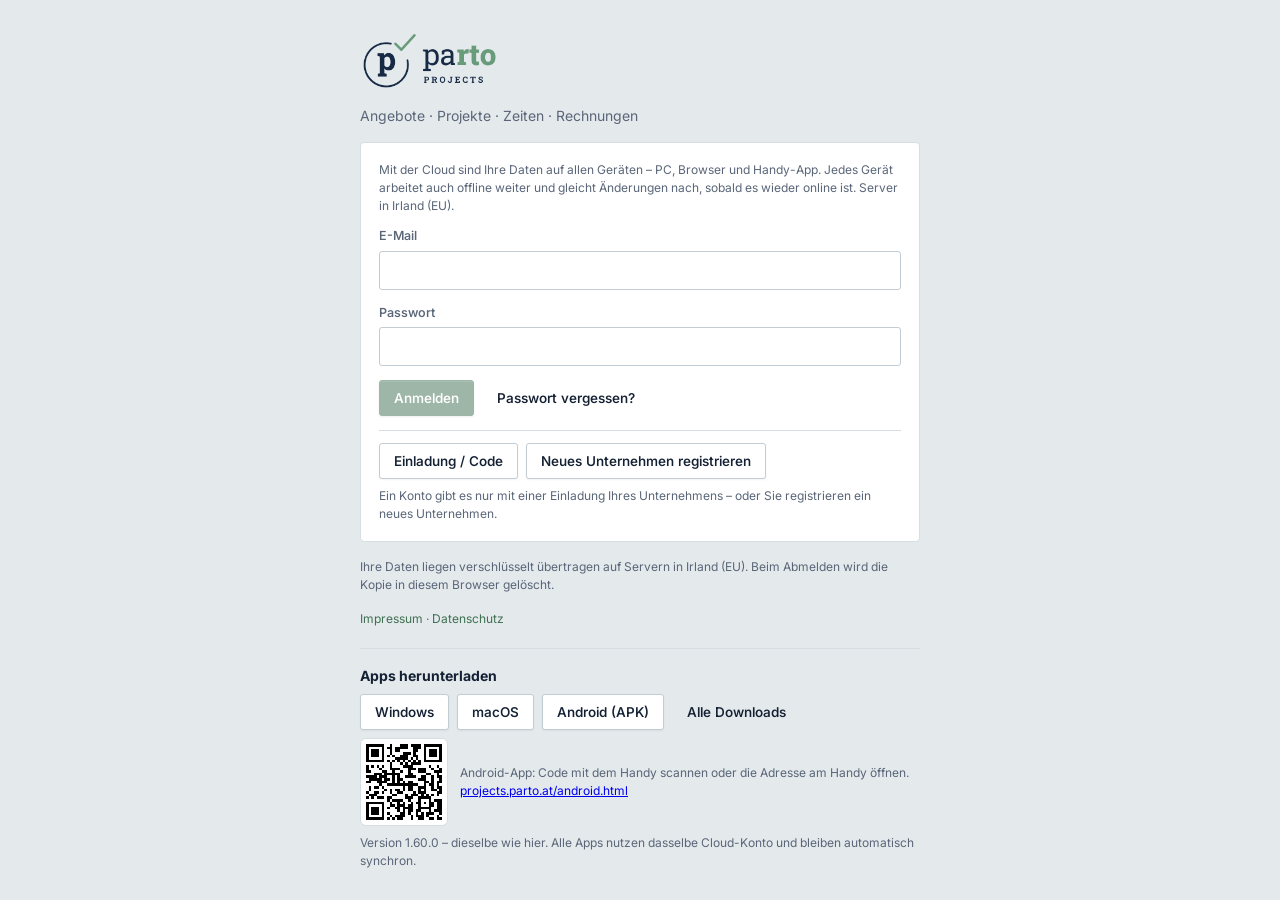
<file: index.html>
<!doctype html>
<html lang="de">
  <head>
    <meta charset="UTF-8" />
    <meta name="viewport" content="width=device-width, initial-scale=1.0, viewport-fit=cover" />
    <title>Parto Projects</title>
    <link rel="manifest" href="/manifest.webmanifest" />
    <link rel="icon" href="/favicon.svg" type="image/svg+xml" />
    <link rel="icon" href="/favicon-32.png" sizes="32x32" type="image/png" />
    <link rel="apple-touch-icon" href="/apple-touch-icon.png" />
    <meta name="theme-color" content="#162945" />
    <!-- The loading sign (src/ui/DiaryLoader.tsx). Kept here so it shows before the script bundle and styles.css arrive. -->
    <style>
      .diary-loader { display: flex; flex-direction: column; align-items: center; gap: 10px; padding: 12px 0; color: var(--ink-2, #5B6764); font: 500 13.5px/1.4 "Inter Variable", "Inter", "Segoe UI", system-ui, sans-serif; }
      .diary-loader svg { width: 112px; height: auto; overflow: visible; }
      .diary-loader.lg svg { width: 168px; }
      .diary-loader.lg { gap: 14px; font-size: 14.5px; }
      .diary-loader .dl-ink { fill: none; stroke: var(--accent, #3E7052); stroke-width: 1.7; stroke-linecap: round; stroke-linejoin: round; stroke-dasharray: 100 102; stroke-dashoffset: 100; }
      .diary-loader .dl-ink1 { animation: dl-ink1 2.6s linear infinite; }
      .diary-loader .dl-ink2 { animation: dl-ink2 2.6s linear infinite; }
      .diary-loader .dl-pen { animation: dl-pen 2.6s linear infinite; }
      .diary-loader .dl-pen-hand { animation: dl-hand .26s ease-in-out infinite alternate; }
      .diary-loader .dl-nib { fill: var(--ink, #101917); }
      .diary-loader .dl-barrel { fill: var(--ink, #101917); }
      .diary-loader .dl-band { fill: #679B7A; }
      @keyframes dl-ink1 { 0% { stroke-dashoffset: 100; opacity: 1; } 40% { stroke-dashoffset: 0; } 88% { opacity: 1; } 97%, 100% { stroke-dashoffset: 0; opacity: 0; } }
      @keyframes dl-ink2 { 0%, 47% { stroke-dashoffset: 100; opacity: 1; } 80% { stroke-dashoffset: 0; } 88% { opacity: 1; } 97%, 100% { stroke-dashoffset: 0; opacity: 0; } }
      @keyframes dl-pen {
        0% { transform: translate(28px, 28px); } 40% { transform: translate(96px, 27px); }
        43% { transform: translate(62px, 22px); } 47% { transform: translate(28px, 44px); }
        80% { transform: translate(71px, 44px); } 88% { transform: translate(84px, 34px); }
        100% { transform: translate(28px, 28px); }
      }
      @keyframes dl-hand { from { transform: translateY(-1.2px); } to { transform: translateY(1.2px); } }
      @media (prefers-reduced-motion: reduce) {
        .diary-loader .dl-ink1, .diary-loader .dl-ink2, .diary-loader .dl-pen-hand { animation: none; stroke-dashoffset: 0; }
        .diary-loader .dl-pen { animation: none; transform: translate(71px, 44px); }
        .diary-loader svg { animation: dl-breathe 1.6s ease-in-out infinite alternate; }
        @keyframes dl-breathe { from { opacity: .45; } to { opacity: 1; } }
      }
      #root > .boot { min-height: 100vh; display: grid; place-items: center; background: #F4F6F5; }
      @media (prefers-color-scheme: dark) { #root > .boot { background: #0D1312; } #root > .boot .dl-ink { stroke: #8DBF9E; } #root > .boot .dl-nib, #root > .boot .dl-barrel { fill: #E8EFED; } }
    </style>
    <script type="module" crossorigin src="/assets/index-edsxT56r.js"></script>
    <link rel="stylesheet" crossorigin href="/assets/index-DOCVbhex.css">
  </head>
  <body>
    <!-- Static copy of <DiaryLoader size="lg" /> while the scripts load; React replaces it. -->
    <div id="root"><div class="boot"><div class="diary-loader lg" role="status"><svg viewBox="20 -8 104 64" aria-hidden="true"><path class="dl-ink dl-ink1" pathLength="100" d="M28 28c4-8 8-8 8 0s4 6 8-2c3-6 7-6 6 2c-1 5 5 4 8-3c2-5 6-5 6 1c0 5 6 5 9-1c2-4 6-4 7 2c1 4 5 3 8-1s5 3 8-1" /><path class="dl-ink dl-ink2" pathLength="100" d="M28 44c3-7 7-7 7 0s5 5 8-2c2-5 6-5 6 1c0 5 5 5 8 0c2-4 6-4 6 1s4 4 7 0" /><g class="dl-pen"><g class="dl-pen-hand"><path class="dl-nib" d="M0 0L2.5-6L6.5-4Z" /><path class="dl-barrel" d="M2.5-6L17-33L21-31L6.5-4Z" /><path class="dl-band" d="M14.3-28L16.4-32L20.4-30L18.3-26Z" /></g></g></svg></div></div></div>
  </body>
</html>
</file>
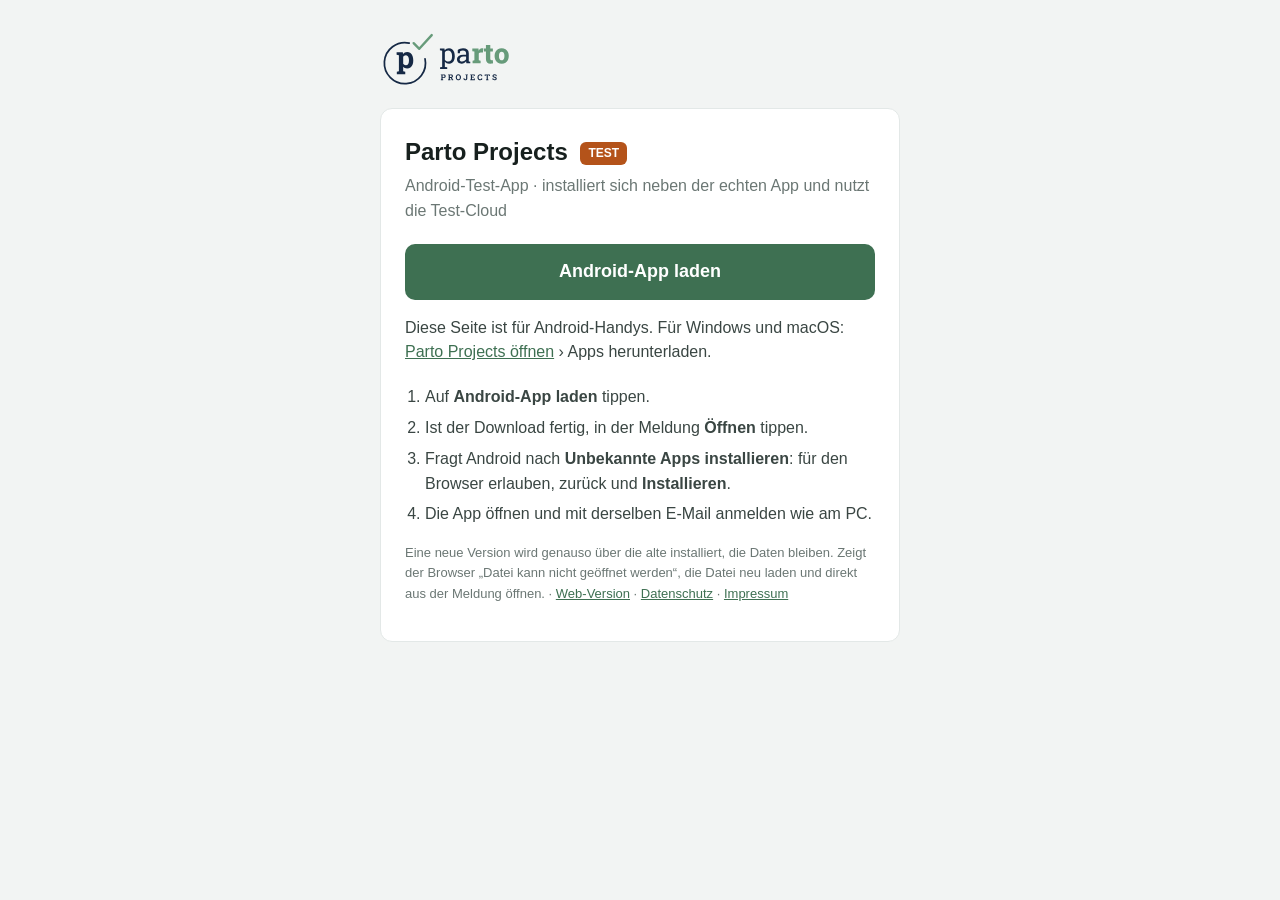
<file: android.html>
<!doctype html>
<html lang="de">
<head>
<meta charset="utf-8">
<meta name="viewport" content="width=device-width,initial-scale=1">
<title>Android-App – Parto Projects</title>
<link rel="icon" href="favicon.svg">
<!-- Short link for phones (projects.parto.at/android.html, test-projects.parto.at/android.html): the web app's own download
     block offers several installers; this page only offers the APK that fits the host (test or production). -->
<style>
  :root { --ink: #17201E; --text: #3A4643; --muted: #6B7774; --line: #E3E8E7; --accent: #3E7052; --page: #F2F4F3; --card: #fff; }
  @media (prefers-color-scheme: dark) { :root { --ink: #EEF2F1; --text: #C9D2D0; --muted: #93A09D; --line: #2A3331; --accent: #8DBF9E; --page: #111716; --card: #182120; } }
  body { margin: 0; background: var(--page); color: var(--text); font: 16px/1.55 Inter, -apple-system, 'Segoe UI', Roboto, sans-serif; }
  main { max-width: 520px; margin: 0 auto; padding: 32px 16px 64px; }
  .card { background: var(--card); border: 1px solid var(--line); border-radius: 12px; padding: 24px; }
  h1 { color: var(--ink); font-size: 24px; margin: 0 0 4px; } .sub { color: var(--muted); margin: 0 0 20px; }
  .btn { display: block; text-align: center; background: var(--accent); color: #fff; text-decoration: none; font-weight: 600;
         font-size: 18px; padding: 14px 16px; border-radius: 10px; }
  .test { display: none; background: #B4531A; color: #fff; font-size: 12px; font-weight: 700; padding: 2px 8px; border-radius: 6px; margin-left: 6px; vertical-align: middle; }
  ol { padding-left: 20px; margin: 20px 0 0; } li { margin: 6px 0; } a { color: var(--accent); }
  .foot { color: var(--muted); font-size: 13px; margin-top: 16px; } .other { display: none; }
  .brand { display: block; margin: 0 0 20px; } .brand img { height: 56px; width: auto; display: block; }
</style>
</head>
<body><main>
<a class="brand" href="./"><picture><source srcset="logo-dark.svg" media="(prefers-color-scheme: dark)"><img src="logo.svg" alt="Parto Projects" height="56"></picture></a>
<div class="card">
  <h1>Parto Projects <span class="test" id="test">TEST</span></h1>
  <p class="sub" id="sub">Android-App · Zeiterfassung am Handy</p>
  <a class="btn" id="dl" href="https://github.com/LetzManuel/professional-diary-releases/releases/download/android/PartoProjects.apk">Android-App laden</a>
  <p class="other" id="other">Diese Seite ist für Android-Handys. Für Windows und macOS: <a href="./">Parto Projects öffnen</a> › Apps herunterladen.</p>
  <ol>
    <li>Auf <b>Android-App laden</b> tippen.</li>
    <li>Ist der Download fertig, in der Meldung <b>Öffnen</b> tippen.</li>
    <li>Fragt Android nach <b>Unbekannte Apps installieren</b>: für den Browser erlauben, zurück und <b>Installieren</b>.</li>
    <li>Die App öffnen und mit derselben E-Mail anmelden wie am PC.</li>
  </ol>
  <p class="foot">Eine neue Version wird genauso über die alte installiert, die Daten bleiben. Zeigt der Browser „Datei kann nicht geöffnet werden“, die Datei neu laden und direkt aus der Meldung öffnen. ·
    <a href="./">Web-Version</a> · <a href="privacy.html">Datenschutz</a> · <a href="impressum.html">Impressum</a></p>
</div>
</main>
<script>
  // Same page in both web builds: the test site hands out the test app (installs next to the real one, test cloud).
  if (/^test-|localhost|127\.0\.0\.1/.test(location.hostname)) {
    document.getElementById('dl').href = 'https://github.com/LetzManuel/professional-diary-test/releases/download/android/PartoTest.apk';
    document.getElementById('test').style.display = 'inline-block';
    document.getElementById('sub').textContent = 'Android-Test-App · installiert sich neben der echten App und nutzt die Test-Cloud';
    document.title = 'Android-Test-App – Parto Projects';
  }
  if (!/Android/i.test(navigator.userAgent)) document.getElementById('other').style.display = 'block';
</script>
</body>
</html>
</file>
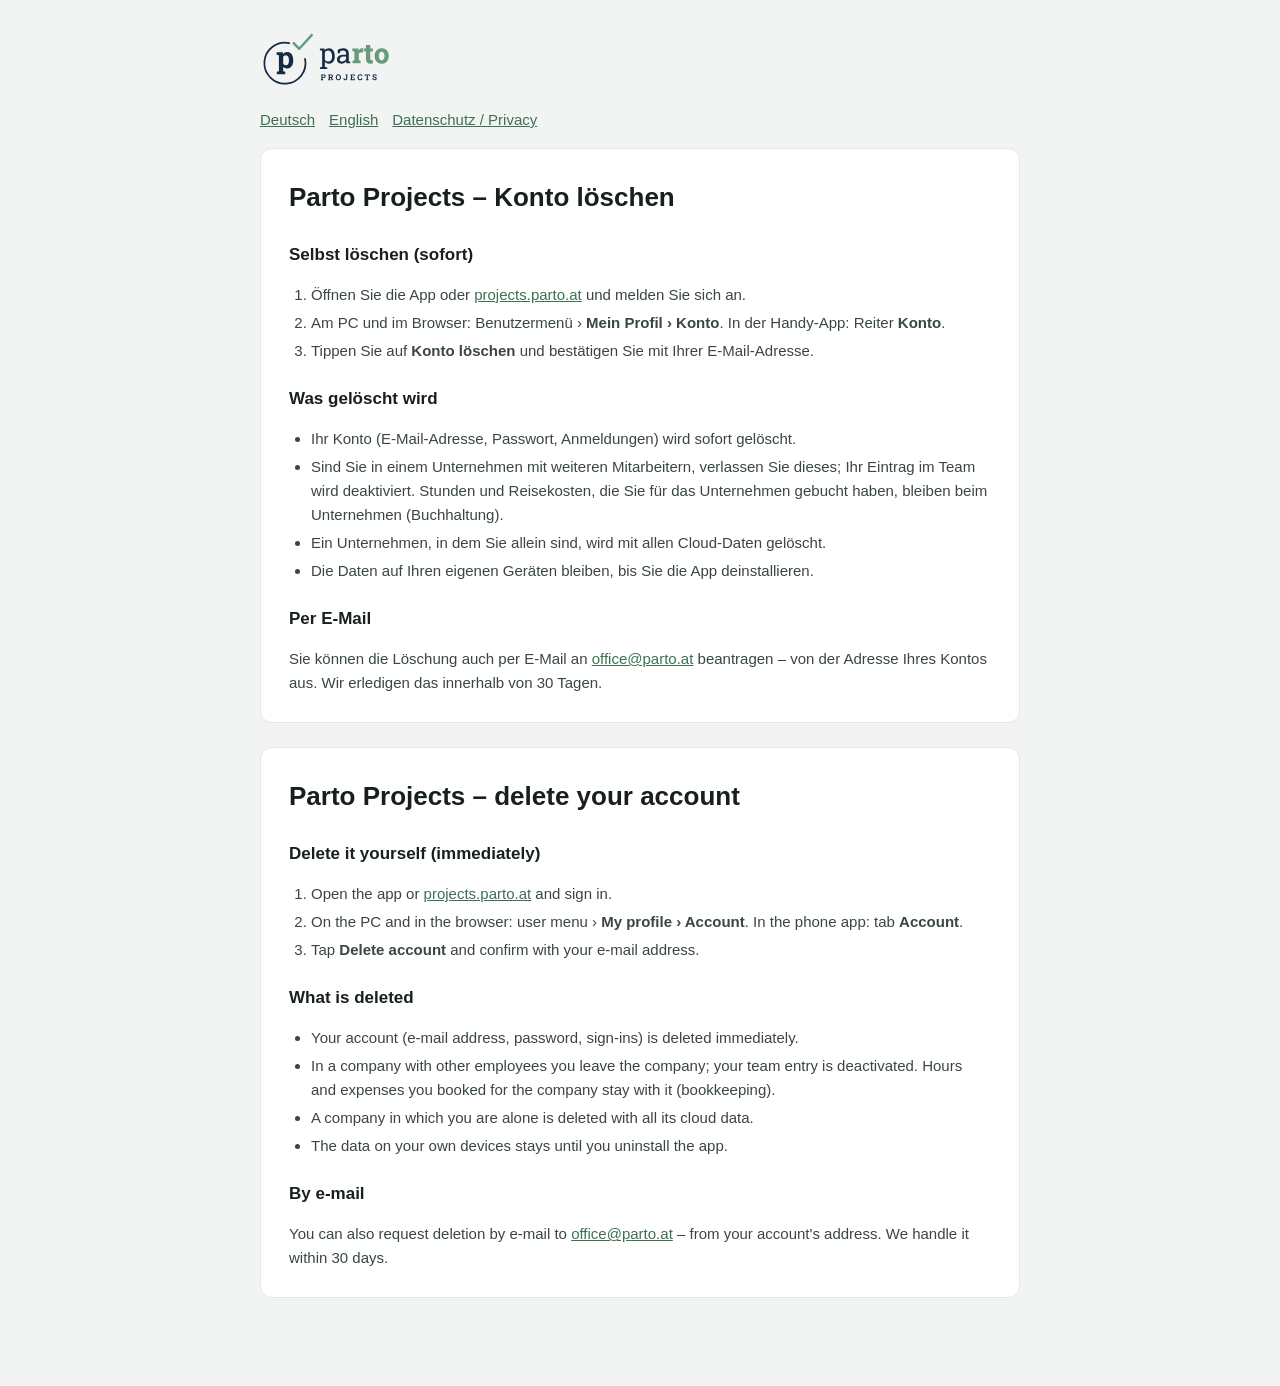
<file: delete-account.html>
<!doctype html>
<html lang="de">
<head>
<meta charset="utf-8">
<meta name="viewport" content="width=device-width,initial-scale=1">
<title>Konto löschen – Parto Projects</title>
<link rel="icon" href="favicon.svg">
<style>
  :root { --ink: #17201E; --text: #3A4643; --muted: #6B7774; --line: #E3E8E7; --accent: #3E7052; --page: #F2F4F3; --card: #fff; }
  @media (prefers-color-scheme: dark) { :root { --ink: #EEF2F1; --text: #C9D2D0; --muted: #93A09D; --line: #2A3331; --accent: #8DBF9E; --page: #111716; --card: #182120; } }
  body { margin: 0; background: var(--page); color: var(--text); font: 15px/1.6 Inter, -apple-system, 'Segoe UI', Roboto, sans-serif; }
  main { max-width: 760px; margin: 0 auto; padding: 32px 16px 64px; }
  .card { background: var(--card); border: 1px solid var(--line); border-radius: 12px; padding: 28px 28px 12px; margin-bottom: 24px; }
  h1 { color: var(--ink); font-size: 26px; margin: 0 0 12px; } h2 { color: var(--ink); font-size: 17px; margin: 22px 0 6px; }
  a { color: var(--accent); } nav { margin-bottom: 16px; } nav a { margin-right: 14px; } ol, ul { padding-left: 22px; } li { margin: 4px 0; }
  .brand { display: block; margin: 0 0 20px; } .brand img { height: 56px; width: auto; display: block; }
</style>
</head>
<body><main>
<a class="brand" href="./"><picture><source srcset="logo-dark.svg" media="(prefers-color-scheme: dark)"><img src="logo.svg" alt="Parto Projects" height="56"></picture></a>
<nav><a href="#de">Deutsch</a><a href="#en">English</a><a href="privacy.html">Datenschutz / Privacy</a></nav>

<div class="card" id="de">
<h1>Parto Projects – Konto löschen</h1>
<h2>Selbst löschen (sofort)</h2>
<ol>
  <li>Öffnen Sie die App oder <a href="./">projects.parto.at</a> und melden Sie sich an.</li>
  <li>Am PC und im Browser: Benutzermenü › <b>Mein Profil › Konto</b>. In der Handy-App: Reiter <b>Konto</b>.</li>
  <li>Tippen Sie auf <b>Konto löschen</b> und bestätigen Sie mit Ihrer E-Mail-Adresse.</li>
</ol>
<h2>Was gelöscht wird</h2>
<ul>
  <li>Ihr Konto (E-Mail-Adresse, Passwort, Anmeldungen) wird sofort gelöscht.</li>
  <li>Sind Sie in einem Unternehmen mit weiteren Mitarbeitern, verlassen Sie dieses; Ihr Eintrag im Team wird deaktiviert. Stunden und Reisekosten, die Sie für das Unternehmen gebucht haben, bleiben beim Unternehmen (Buchhaltung).</li>
  <li>Ein Unternehmen, in dem Sie allein sind, wird mit allen Cloud-Daten gelöscht.</li>
  <li>Die Daten auf Ihren eigenen Geräten bleiben, bis Sie die App deinstallieren.</li>
</ul>
<h2>Per E-Mail</h2>
<p>Sie können die Löschung auch per E-Mail an <a href="mailto:office@parto.at">office@parto.at</a> beantragen – von der Adresse Ihres Kontos aus. Wir erledigen das innerhalb von 30 Tagen.</p>
</div>

<div class="card" id="en">
<h1>Parto Projects – delete your account</h1>
<h2>Delete it yourself (immediately)</h2>
<ol>
  <li>Open the app or <a href="./">projects.parto.at</a> and sign in.</li>
  <li>On the PC and in the browser: user menu › <b>My profile › Account</b>. In the phone app: tab <b>Account</b>.</li>
  <li>Tap <b>Delete account</b> and confirm with your e-mail address.</li>
</ol>
<h2>What is deleted</h2>
<ul>
  <li>Your account (e-mail address, password, sign-ins) is deleted immediately.</li>
  <li>In a company with other employees you leave the company; your team entry is deactivated. Hours and expenses you booked for the company stay with it (bookkeeping).</li>
  <li>A company in which you are alone is deleted with all its cloud data.</li>
  <li>The data on your own devices stays until you uninstall the app.</li>
</ul>
<h2>By e-mail</h2>
<p>You can also request deletion by e-mail to <a href="mailto:office@parto.at">office@parto.at</a> – from your account's address. We handle it within 30 days.</p>
</div>
</main></body>
</html>
</file>
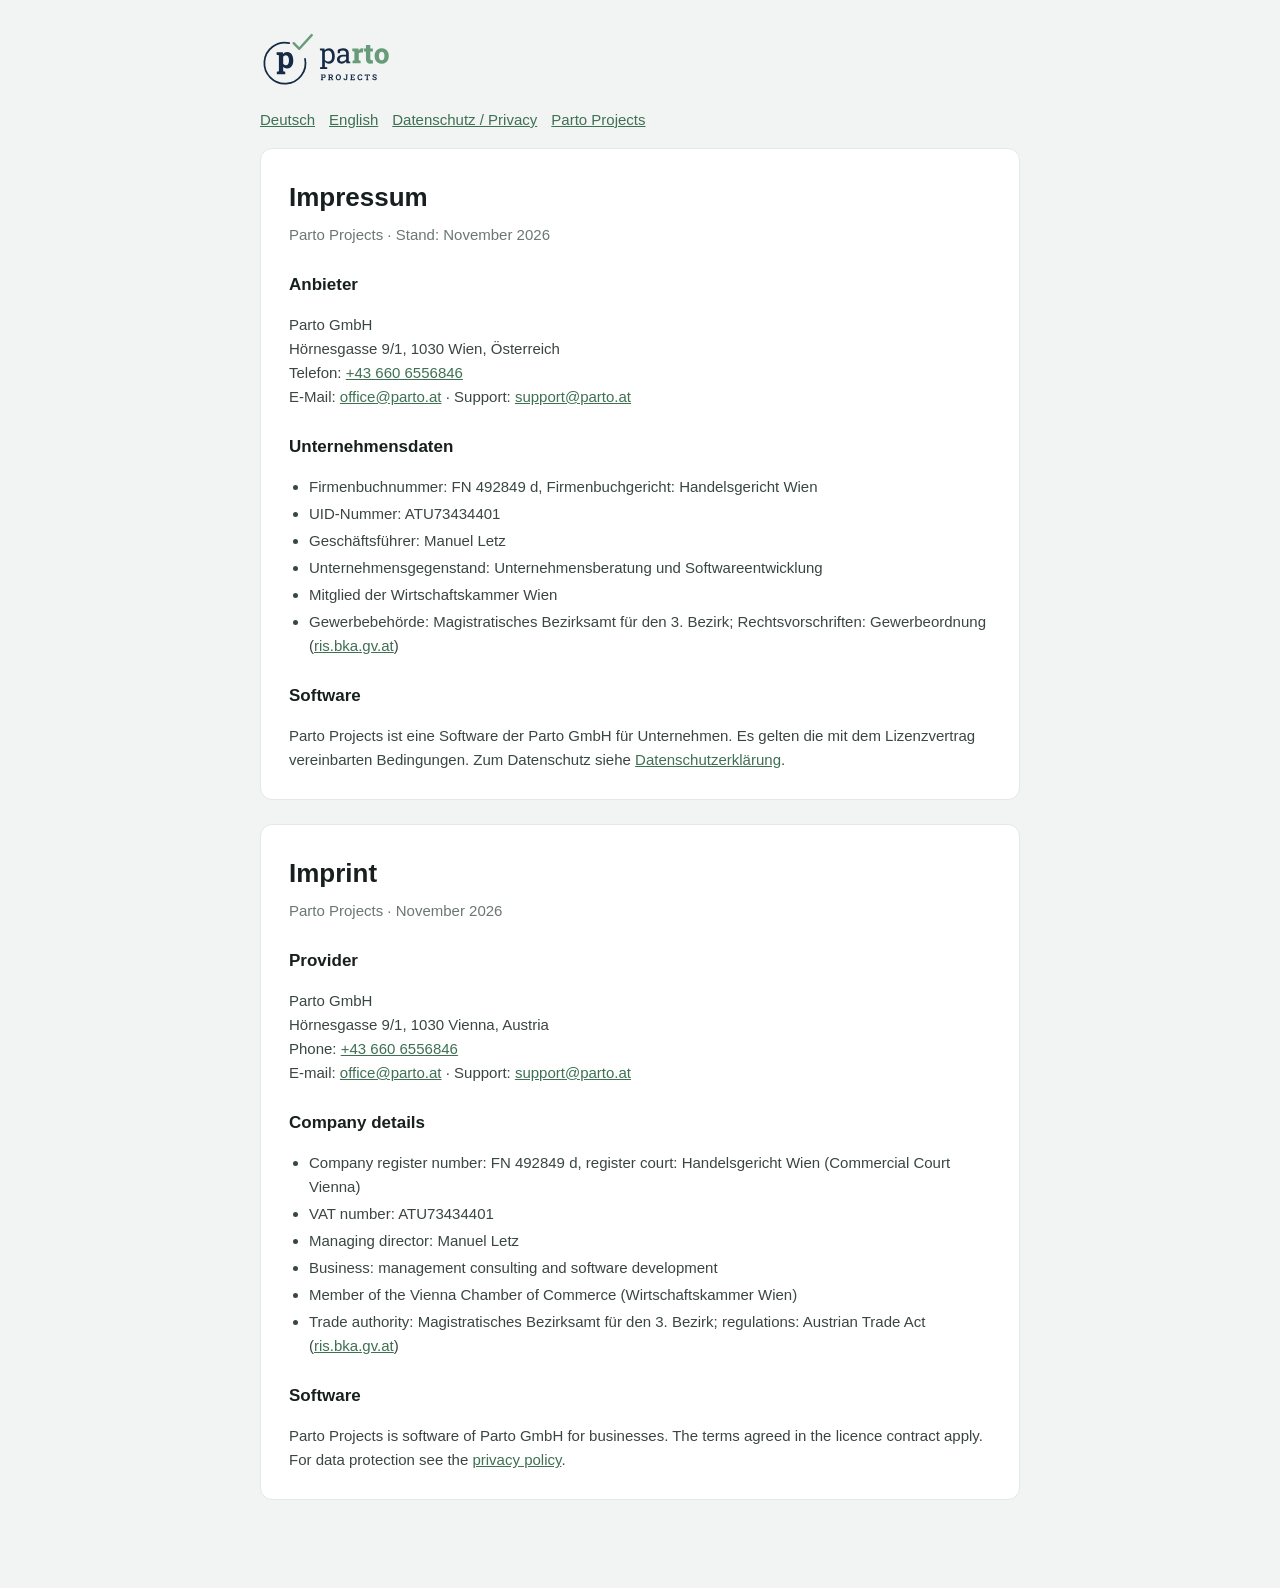
<file: impressum.html>
<!doctype html>
<html lang="de">
<head>
<meta charset="utf-8">
<meta name="viewport" content="width=device-width,initial-scale=1">
<title>Impressum – Parto Projects</title>
<link rel="icon" href="favicon.svg">
<style>
  :root { --ink: #17201E; --text: #3A4643; --muted: #6B7774; --line: #E3E8E7; --accent: #3E7052; --page: #F2F4F3; --card: #fff; }
  @media (prefers-color-scheme: dark) { :root { --ink: #EEF2F1; --text: #C9D2D0; --muted: #93A09D; --line: #2A3331; --accent: #8DBF9E; --page: #111716; --card: #182120; } }
  body { margin: 0; background: var(--page); color: var(--text); font: 15px/1.6 Inter, -apple-system, 'Segoe UI', Roboto, sans-serif; }
  main { max-width: 760px; margin: 0 auto; padding: 32px 16px 64px; }
  .card { background: var(--card); border: 1px solid var(--line); border-radius: 12px; padding: 28px 28px 12px; margin-bottom: 24px; }
  h1 { color: var(--ink); font-size: 26px; margin: 0 0 4px; } h2 { color: var(--ink); font-size: 17px; margin: 24px 0 6px; }
  .sub { color: var(--muted); margin: 0 0 8px; } a { color: var(--accent); } nav { margin-bottom: 16px; } nav a { margin-right: 14px; }
  ul { padding-left: 20px; } li { margin: 3px 0; }
  .brand { display: block; margin: 0 0 20px; } .brand img { height: 56px; width: auto; display: block; }
</style>
</head>
<body><main>
<a class="brand" href="./"><picture><source srcset="logo-dark.svg" media="(prefers-color-scheme: dark)"><img src="logo.svg" alt="Parto Projects" height="56"></picture></a>
<nav><a href="#de">Deutsch</a><a href="#en">English</a><a href="privacy.html">Datenschutz / Privacy</a><a href="./">Parto Projects</a></nav>

<!-- Information under § 5 ECG, § 14 UGB and § 25 MedienG. Register data as on parto.at/impressum (Manuel, 22 Nov 2026). -->
<div class="card" id="de">
<h1>Impressum</h1>
<p class="sub">Parto Projects · Stand: November 2026</p>
<h2>Anbieter</h2>
<p>Parto GmbH<br>Hörnesgasse 9/1, 1030 Wien, Österreich<br>Telefon: <a href="tel:+436606556846">+43 660 6556846</a><br>E-Mail: <a href="mailto:office@parto.at">office@parto.at</a> · Support: <a href="mailto:support@parto.at">support@parto.at</a></p>
<h2>Unternehmensdaten</h2>
<ul>
  <li>Firmenbuchnummer: FN 492849 d, Firmenbuchgericht: Handelsgericht Wien</li>
  <li>UID-Nummer: ATU73434401</li>
  <li>Geschäftsführer: Manuel Letz</li>
  <li>Unternehmensgegenstand: Unternehmensberatung und Softwareentwicklung</li>
  <li>Mitglied der Wirtschaftskammer Wien</li>
  <li>Gewerbebehörde: Magistratisches Bezirksamt für den 3. Bezirk; Rechtsvorschriften: Gewerbeordnung (<a href="https://www.ris.bka.gv.at" target="_blank" rel="noreferrer">ris.bka.gv.at</a>)</li>
</ul>
<h2>Software</h2>
<p>Parto Projects ist eine Software der Parto GmbH für Unternehmen. Es gelten die mit dem Lizenzvertrag vereinbarten Bedingungen. Zum Datenschutz siehe <a href="privacy.html">Datenschutzerklärung</a>.</p>
</div>

<div class="card" id="en">
<h1>Imprint</h1>
<p class="sub">Parto Projects · November 2026</p>
<h2>Provider</h2>
<p>Parto GmbH<br>Hörnesgasse 9/1, 1030 Vienna, Austria<br>Phone: <a href="tel:+436606556846">+43 660 6556846</a><br>E-mail: <a href="mailto:office@parto.at">office@parto.at</a> · Support: <a href="mailto:support@parto.at">support@parto.at</a></p>
<h2>Company details</h2>
<ul>
  <li>Company register number: FN 492849 d, register court: Handelsgericht Wien (Commercial Court Vienna)</li>
  <li>VAT number: ATU73434401</li>
  <li>Managing director: Manuel Letz</li>
  <li>Business: management consulting and software development</li>
  <li>Member of the Vienna Chamber of Commerce (Wirtschaftskammer Wien)</li>
  <li>Trade authority: Magistratisches Bezirksamt für den 3. Bezirk; regulations: Austrian Trade Act (<a href="https://www.ris.bka.gv.at" target="_blank" rel="noreferrer">ris.bka.gv.at</a>)</li>
</ul>
<h2>Software</h2>
<p>Parto Projects is software of Parto GmbH for businesses. The terms agreed in the licence contract apply. For data protection see the <a href="privacy.html">privacy policy</a>.</p>
</div>
</main></body>
</html>
</file>
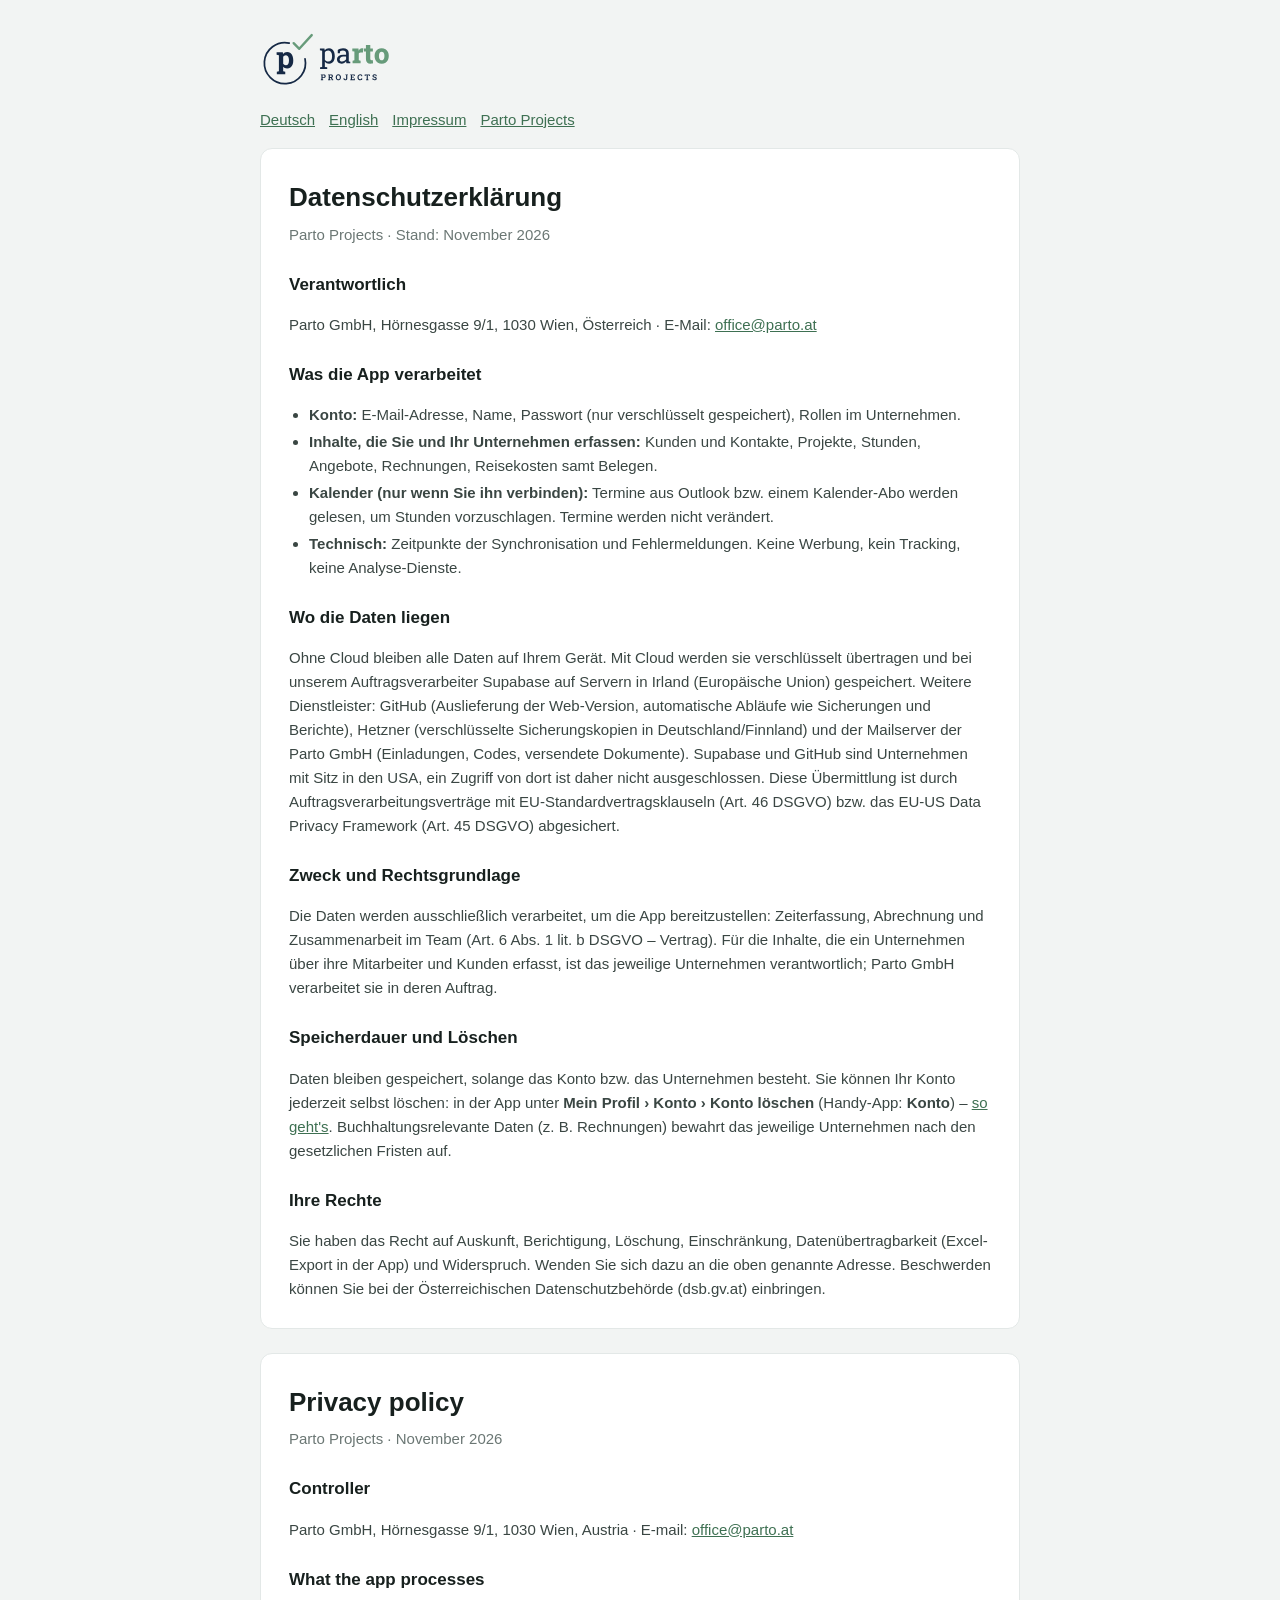
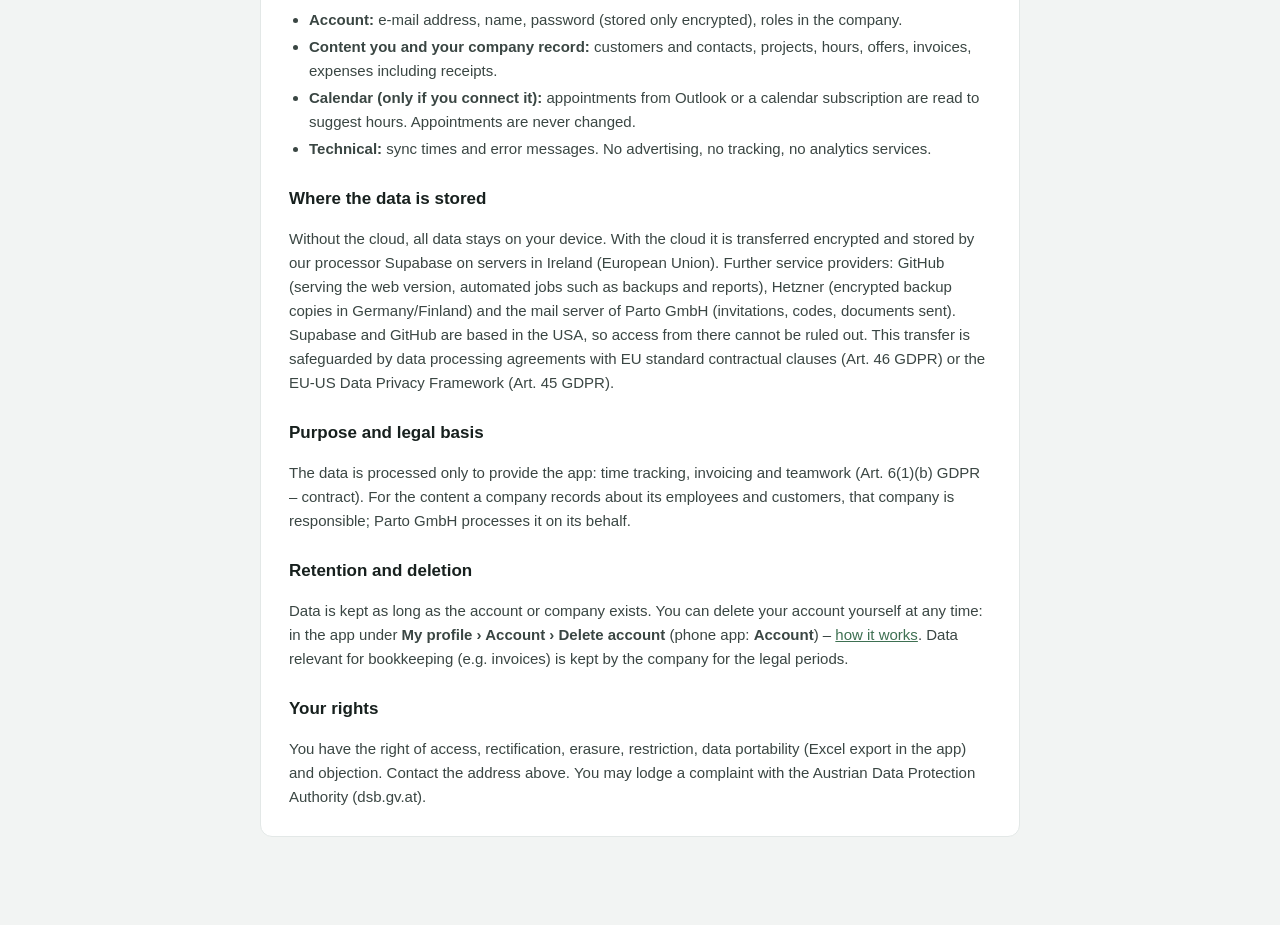
<file: privacy.html>
<!doctype html>
<html lang="de">
<head>
<meta charset="utf-8">
<meta name="viewport" content="width=device-width,initial-scale=1">
<title>Datenschutz – Parto Projects</title>
<link rel="icon" href="favicon.svg">
<style>
  :root { --ink: #17201E; --text: #3A4643; --muted: #6B7774; --line: #E3E8E7; --accent: #3E7052; --page: #F2F4F3; --card: #fff; }
  @media (prefers-color-scheme: dark) { :root { --ink: #EEF2F1; --text: #C9D2D0; --muted: #93A09D; --line: #2A3331; --accent: #8DBF9E; --page: #111716; --card: #182120; } }
  body { margin: 0; background: var(--page); color: var(--text); font: 15px/1.6 Inter, -apple-system, 'Segoe UI', Roboto, sans-serif; }
  main { max-width: 760px; margin: 0 auto; padding: 32px 16px 64px; }
  .card { background: var(--card); border: 1px solid var(--line); border-radius: 12px; padding: 28px 28px 12px; margin-bottom: 24px; }
  h1 { color: var(--ink); font-size: 26px; margin: 0 0 4px; } h2 { color: var(--ink); font-size: 17px; margin: 24px 0 6px; }
  .sub { color: var(--muted); margin: 0 0 8px; } a { color: var(--accent); } nav { margin-bottom: 16px; } nav a { margin-right: 14px; }
  ul { padding-left: 20px; } li { margin: 3px 0; }
  .brand { display: block; margin: 0 0 20px; } .brand img { height: 56px; width: auto; display: block; }
</style>
</head>
<body><main>
<a class="brand" href="./"><picture><source srcset="logo-dark.svg" media="(prefers-color-scheme: dark)"><img src="logo.svg" alt="Parto Projects" height="56"></picture></a>
<nav><a href="#de">Deutsch</a><a href="#en">English</a><a href="impressum.html">Impressum</a><a href="./">Parto Projects</a></nav>

<div class="card" id="de">
<h1>Datenschutzerklärung</h1>
<p class="sub">Parto Projects · Stand: November 2026</p>

<h2>Verantwortlich</h2>
<p>Parto GmbH, Hörnesgasse 9/1, 1030 Wien, Österreich · E-Mail: <a href="mailto:office@parto.at">office@parto.at</a></p>

<h2>Was die App verarbeitet</h2>
<ul>
  <li><b>Konto:</b> E-Mail-Adresse, Name, Passwort (nur verschlüsselt gespeichert), Rollen im Unternehmen.</li>
  <li><b>Inhalte, die Sie und Ihr Unternehmen erfassen:</b> Kunden und Kontakte, Projekte, Stunden, Angebote, Rechnungen, Reisekosten samt Belegen.</li>
  <li><b>Kalender (nur wenn Sie ihn verbinden):</b> Termine aus Outlook bzw. einem Kalender-Abo werden gelesen, um Stunden vorzuschlagen. Termine werden nicht verändert.</li>
  <li><b>Technisch:</b> Zeitpunkte der Synchronisation und Fehlermeldungen. Keine Werbung, kein Tracking, keine Analyse-Dienste.</li>
</ul>

<h2>Wo die Daten liegen</h2>
<p>Ohne Cloud bleiben alle Daten auf Ihrem Gerät. Mit Cloud werden sie verschlüsselt übertragen und bei unserem Auftragsverarbeiter Supabase auf Servern in Irland (Europäische Union) gespeichert. Weitere Dienstleister: GitHub (Auslieferung der Web-Version, automatische Abläufe wie Sicherungen und Berichte), Hetzner (verschlüsselte Sicherungskopien in Deutschland/Finnland) und der Mailserver der Parto GmbH (Einladungen, Codes, versendete Dokumente). Supabase und GitHub sind Unternehmen mit Sitz in den USA, ein Zugriff von dort ist daher nicht ausgeschlossen. Diese Übermittlung ist durch Auftragsverarbeitungsverträge mit EU-Standardvertragsklauseln (Art. 46 DSGVO) bzw. das EU-US Data Privacy Framework (Art. 45 DSGVO) abgesichert.</p>

<h2>Zweck und Rechtsgrundlage</h2>
<p>Die Daten werden ausschließlich verarbeitet, um die App bereitzustellen: Zeiterfassung, Abrechnung und Zusammenarbeit im Team (Art. 6 Abs. 1 lit. b DSGVO – Vertrag). Für die Inhalte, die ein Unternehmen über ihre Mitarbeiter und Kunden erfasst, ist das jeweilige Unternehmen verantwortlich; Parto GmbH verarbeitet sie in deren Auftrag.</p>

<h2>Speicherdauer und Löschen</h2>
<p>Daten bleiben gespeichert, solange das Konto bzw. das Unternehmen besteht. Sie können Ihr Konto jederzeit selbst löschen: in der App unter <b>Mein Profil › Konto › Konto löschen</b> (Handy-App: <b>Konto</b>) – <a href="delete-account.html">so geht's</a>. Buchhaltungsrelevante Daten (z. B. Rechnungen) bewahrt das jeweilige Unternehmen nach den gesetzlichen Fristen auf.</p>

<h2>Ihre Rechte</h2>
<p>Sie haben das Recht auf Auskunft, Berichtigung, Löschung, Einschränkung, Datenübertragbarkeit (Excel-Export in der App) und Widerspruch. Wenden Sie sich dazu an die oben genannte Adresse. Beschwerden können Sie bei der Österreichischen Datenschutzbehörde (dsb.gv.at) einbringen.</p>
</div>

<div class="card" id="en">
<h1>Privacy policy</h1>
<p class="sub">Parto Projects · November 2026</p>

<h2>Controller</h2>
<p>Parto GmbH, Hörnesgasse 9/1, 1030 Wien, Austria · E-mail: <a href="mailto:office@parto.at">office@parto.at</a></p>

<h2>What the app processes</h2>
<ul>
  <li><b>Account:</b> e-mail address, name, password (stored only encrypted), roles in the company.</li>
  <li><b>Content you and your company record:</b> customers and contacts, projects, hours, offers, invoices, expenses including receipts.</li>
  <li><b>Calendar (only if you connect it):</b> appointments from Outlook or a calendar subscription are read to suggest hours. Appointments are never changed.</li>
  <li><b>Technical:</b> sync times and error messages. No advertising, no tracking, no analytics services.</li>
</ul>

<h2>Where the data is stored</h2>
<p>Without the cloud, all data stays on your device. With the cloud it is transferred encrypted and stored by our processor Supabase on servers in Ireland (European Union). Further service providers: GitHub (serving the web version, automated jobs such as backups and reports), Hetzner (encrypted backup copies in Germany/Finland) and the mail server of Parto GmbH (invitations, codes, documents sent). Supabase and GitHub are based in the USA, so access from there cannot be ruled out. This transfer is safeguarded by data processing agreements with EU standard contractual clauses (Art. 46 GDPR) or the EU-US Data Privacy Framework (Art. 45 GDPR).</p>

<h2>Purpose and legal basis</h2>
<p>The data is processed only to provide the app: time tracking, invoicing and teamwork (Art. 6(1)(b) GDPR – contract). For the content a company records about its employees and customers, that company is responsible; Parto GmbH processes it on its behalf.</p>

<h2>Retention and deletion</h2>
<p>Data is kept as long as the account or company exists. You can delete your account yourself at any time: in the app under <b>My profile › Account › Delete account</b> (phone app: <b>Account</b>) – <a href="delete-account.html">how it works</a>. Data relevant for bookkeeping (e.g. invoices) is kept by the company for the legal periods.</p>

<h2>Your rights</h2>
<p>You have the right of access, rectification, erasure, restriction, data portability (Excel export in the app) and objection. Contact the address above. You may lodge a complaint with the Austrian Data Protection Authority (dsb.gv.at).</p>
</div>
</main></body>
</html>
</file>
<file: assets/index-DOCVbhex.css>
@font-face{font-family:IBM Plex Sans;font-style:normal;font-display:swap;font-weight:400;src:url(/assets/ibm-plex-sans-cyrillic-ext-400-normal-g30qAdWV.woff2) format("woff2"),url(/assets/ibm-plex-sans-cyrillic-ext-400-normal-Dsrv2Tcn.woff) format("woff");unicode-range:U+0460-052F,U+1C80-1C8A,U+20B4,U+2DE0-2DFF,U+A640-A69F,U+FE2E-FE2F}@font-face{font-family:IBM Plex Sans;font-style:normal;font-display:swap;font-weight:400;src:url(/assets/ibm-plex-sans-cyrillic-400-normal-DZqxrq2p.woff2) format("woff2"),url(/assets/ibm-plex-sans-cyrillic-400-normal-BTotfTJu.woff) format("woff");unicode-range:U+0301,U+0400-045F,U+0490-0491,U+04B0-04B1,U+2116}@font-face{font-family:IBM Plex Sans;font-style:normal;font-display:swap;font-weight:400;src:url(/assets/ibm-plex-sans-greek-400-normal-_efipK4i.woff2) format("woff2"),url(/assets/ibm-plex-sans-greek-400-normal-D9ESIMu3.woff) format("woff");unicode-range:U+0370-0377,U+037A-037F,U+0384-038A,U+038C,U+038E-03A1,U+03A3-03FF}@font-face{font-family:IBM Plex Sans;font-style:normal;font-display:swap;font-weight:400;src:url(/assets/ibm-plex-sans-vietnamese-400-normal-DG4YqDda.woff2) format("woff2"),url(/assets/ibm-plex-sans-vietnamese-400-normal-fK1oJ5dG.woff) format("woff");unicode-range:U+0102-0103,U+0110-0111,U+0128-0129,U+0168-0169,U+01A0-01A1,U+01AF-01B0,U+0300-0301,U+0303-0304,U+0308-0309,U+0323,U+0329,U+1EA0-1EF9,U+20AB}@font-face{font-family:IBM Plex Sans;font-style:normal;font-display:swap;font-weight:400;src:url(/assets/ibm-plex-sans-latin-ext-400-normal-C5H60-Va.woff2) format("woff2"),url(/assets/ibm-plex-sans-latin-ext-400-normal-RBey6euL.woff) format("woff");unicode-range:U+0100-02BA,U+02BD-02C5,U+02C7-02CC,U+02CE-02D7,U+02DD-02FF,U+0304,U+0308,U+0329,U+1D00-1DBF,U+1E00-1E9F,U+1EF2-1EFF,U+2020,U+20A0-20AB,U+20AD-20C0,U+2113,U+2C60-2C7F,U+A720-A7FF}@font-face{font-family:IBM Plex Sans;font-style:normal;font-display:swap;font-weight:400;src:url(/assets/ibm-plex-sans-latin-400-normal-CDDApCn2.woff2) format("woff2"),url(/assets/ibm-plex-sans-latin-400-normal-CYLoc0-x.woff) format("woff");unicode-range:U+0000-00FF,U+0131,U+0152-0153,U+02BB-02BC,U+02C6,U+02DA,U+02DC,U+0304,U+0308,U+0329,U+2000-206F,U+20AC,U+2122,U+2191,U+2193,U+2212,U+2215,U+FEFF,U+FFFD}@font-face{font-family:IBM Plex Sans;font-style:normal;font-display:swap;font-weight:500;src:url(/assets/ibm-plex-sans-cyrillic-ext-500-normal-Cs5J6C77.woff2) format("woff2"),url(/assets/ibm-plex-sans-cyrillic-ext-500-normal-DB5PtV2g.woff) format("woff");unicode-range:U+0460-052F,U+1C80-1C8A,U+20B4,U+2DE0-2DFF,U+A640-A69F,U+FE2E-FE2F}@font-face{font-family:IBM Plex Sans;font-style:normal;font-display:swap;font-weight:500;src:url(/assets/ibm-plex-sans-cyrillic-500-normal-CocWQlwt.woff2) format("woff2"),url(/assets/ibm-plex-sans-cyrillic-500-normal-ByOcLdNv.woff) format("woff");unicode-range:U+0301,U+0400-045F,U+0490-0491,U+04B0-04B1,U+2116}@font-face{font-family:IBM Plex Sans;font-style:normal;font-display:swap;font-weight:500;src:url(/assets/ibm-plex-sans-greek-500-normal-JMMifIXV.woff2) format("woff2"),url(/assets/ibm-plex-sans-greek-500-normal-CuWXN6rf.woff) format("woff");unicode-range:U+0370-0377,U+037A-037F,U+0384-038A,U+038C,U+038E-03A1,U+03A3-03FF}@font-face{font-family:IBM Plex Sans;font-style:normal;font-display:swap;font-weight:500;src:url(/assets/ibm-plex-sans-vietnamese-500-normal-e4dixQRQ.woff2) format("woff2"),url(/assets/ibm-plex-sans-vietnamese-500-normal-BEb3_waV.woff) format("woff");unicode-range:U+0102-0103,U+0110-0111,U+0128-0129,U+0168-0169,U+01A0-01A1,U+01AF-01B0,U+0300-0301,U+0303-0304,U+0308-0309,U+0323,U+0329,U+1EA0-1EF9,U+20AB}@font-face{font-family:IBM Plex Sans;font-style:normal;font-display:swap;font-weight:500;src:url(/assets/ibm-plex-sans-latin-ext-500-normal-DakdToA3.woff2) format("woff2"),url(/assets/ibm-plex-sans-latin-ext-500-normal-D0aIdm-b.woff) format("woff");unicode-range:U+0100-02BA,U+02BD-02C5,U+02C7-02CC,U+02CE-02D7,U+02DD-02FF,U+0304,U+0308,U+0329,U+1D00-1DBF,U+1E00-1E9F,U+1EF2-1EFF,U+2020,U+20A0-20AB,U+20AD-20C0,U+2113,U+2C60-2C7F,U+A720-A7FF}@font-face{font-family:IBM Plex Sans;font-style:normal;font-display:swap;font-weight:500;src:url(/assets/ibm-plex-sans-latin-500-normal-6ng42L7E.woff2) format("woff2"),url(/assets/ibm-plex-sans-latin-500-normal-BgVn5rGT.woff) format("woff");unicode-range:U+0000-00FF,U+0131,U+0152-0153,U+02BB-02BC,U+02C6,U+02DA,U+02DC,U+0304,U+0308,U+0329,U+2000-206F,U+20AC,U+2122,U+2191,U+2193,U+2212,U+2215,U+FEFF,U+FFFD}@font-face{font-family:IBM Plex Sans;font-style:normal;font-display:swap;font-weight:600;src:url(/assets/ibm-plex-sans-cyrillic-ext-600-normal-DUMzJB7m.woff2) format("woff2"),url(/assets/ibm-plex-sans-cyrillic-ext-600-normal-Bz0x94Yp.woff) format("woff");unicode-range:U+0460-052F,U+1C80-1C8A,U+20B4,U+2DE0-2DFF,U+A640-A69F,U+FE2E-FE2F}@font-face{font-family:IBM Plex Sans;font-style:normal;font-display:swap;font-weight:600;src:url(/assets/ibm-plex-sans-cyrillic-600-normal-71GNu3SW.woff2) format("woff2"),url(/assets/ibm-plex-sans-cyrillic-600-normal-BGq0mW3O.woff) format("woff");unicode-range:U+0301,U+0400-045F,U+0490-0491,U+04B0-04B1,U+2116}@font-face{font-family:IBM Plex Sans;font-style:normal;font-display:swap;font-weight:600;src:url(/assets/ibm-plex-sans-greek-600-normal-DzTrcv_p.woff2) format("woff2"),url(/assets/ibm-plex-sans-greek-600-normal-D-CqTdkO.woff) format("woff");unicode-range:U+0370-0377,U+037A-037F,U+0384-038A,U+038C,U+038E-03A1,U+03A3-03FF}@font-face{font-family:IBM Plex Sans;font-style:normal;font-display:swap;font-weight:600;src:url(/assets/ibm-plex-sans-vietnamese-600-normal-DpPYBSTl.woff2) format("woff2"),url(/assets/ibm-plex-sans-vietnamese-600-normal-DgdngZtN.woff) format("woff");unicode-range:U+0102-0103,U+0110-0111,U+0128-0129,U+0168-0169,U+01A0-01A1,U+01AF-01B0,U+0300-0301,U+0303-0304,U+0308-0309,U+0323,U+0329,U+1EA0-1EF9,U+20AB}@font-face{font-family:IBM Plex Sans;font-style:normal;font-display:swap;font-weight:600;src:url(/assets/ibm-plex-sans-latin-ext-600-normal-DOrvGEcy.woff2) format("woff2"),url(/assets/ibm-plex-sans-latin-ext-600-normal-DIrixKbi.woff) format("woff");unicode-range:U+0100-02BA,U+02BD-02C5,U+02C7-02CC,U+02CE-02D7,U+02DD-02FF,U+0304,U+0308,U+0329,U+1D00-1DBF,U+1E00-1E9F,U+1EF2-1EFF,U+2020,U+20A0-20AB,U+20AD-20C0,U+2113,U+2C60-2C7F,U+A720-A7FF}@font-face{font-family:IBM Plex Sans;font-style:normal;font-display:swap;font-weight:600;src:url(/assets/ibm-plex-sans-latin-600-normal-CuJfVYMP.woff2) format("woff2"),url(/assets/ibm-plex-sans-latin-600-normal-Cu4Hd6ag.woff) format("woff");unicode-range:U+0000-00FF,U+0131,U+0152-0153,U+02BB-02BC,U+02C6,U+02DA,U+02DC,U+0304,U+0308,U+0329,U+2000-206F,U+20AC,U+2122,U+2191,U+2193,U+2212,U+2215,U+FEFF,U+FFFD}@font-face{font-family:IBM Plex Mono;font-style:normal;font-display:swap;font-weight:400;src:url(/assets/ibm-plex-mono-cyrillic-ext-400-normal-xuaO2J-f.woff2) format("woff2"),url(/assets/ibm-plex-mono-cyrillic-ext-400-normal-DMdlQ8Kv.woff) format("woff");unicode-range:U+0460-052F,U+1C80-1C8A,U+20B4,U+2DE0-2DFF,U+A640-A69F,U+FE2E-FE2F}@font-face{font-family:IBM Plex Mono;font-style:normal;font-display:swap;font-weight:400;src:url(/assets/ibm-plex-mono-cyrillic-400-normal-BSMlKf0J.woff2) format("woff2"),url(/assets/ibm-plex-mono-cyrillic-400-normal-CEL4l2ZJ.woff) format("woff");unicode-range:U+0301,U+0400-045F,U+0490-0491,U+04B0-04B1,U+2116}@font-face{font-family:IBM Plex Mono;font-style:normal;font-display:swap;font-weight:400;src:url(/assets/ibm-plex-mono-vietnamese-400-normal-BulugwFq.woff2) format("woff2"),url(/assets/ibm-plex-mono-vietnamese-400-normal-DDuiU_S-.woff) format("woff");unicode-range:U+0102-0103,U+0110-0111,U+0128-0129,U+0168-0169,U+01A0-01A1,U+01AF-01B0,U+0300-0301,U+0303-0304,U+0308-0309,U+0323,U+0329,U+1EA0-1EF9,U+20AB}@font-face{font-family:IBM Plex Mono;font-style:normal;font-display:swap;font-weight:400;src:url(/assets/ibm-plex-mono-latin-ext-400-normal-BmRBH3aV.woff2) format("woff2"),url(/assets/ibm-plex-mono-latin-ext-400-normal-D3D2R8hC.woff) format("woff");unicode-range:U+0100-02BA,U+02BD-02C5,U+02C7-02CC,U+02CE-02D7,U+02DD-02FF,U+0304,U+0308,U+0329,U+1D00-1DBF,U+1E00-1E9F,U+1EF2-1EFF,U+2020,U+20A0-20AB,U+20AD-20C0,U+2113,U+2C60-2C7F,U+A720-A7FF}@font-face{font-family:IBM Plex Mono;font-style:normal;font-display:swap;font-weight:400;src:url(/assets/ibm-plex-mono-latin-400-normal-DMJ8VG8y.woff2) format("woff2"),url(/assets/ibm-plex-mono-latin-400-normal-CvHOgSBP.woff) format("woff");unicode-range:U+0000-00FF,U+0131,U+0152-0153,U+02BB-02BC,U+02C6,U+02DA,U+02DC,U+0304,U+0308,U+0329,U+2000-206F,U+20AC,U+2122,U+2191,U+2193,U+2212,U+2215,U+FEFF,U+FFFD}@font-face{font-family:Inter Variable;font-style:normal;font-display:swap;font-weight:100 900;src:url(/assets/inter-cyrillic-ext-wght-normal-B2xhLi22.woff2) format("woff2-variations");unicode-range:U+0460-052F,U+1C80-1C8A,U+20B4,U+2DE0-2DFF,U+A640-A69F,U+FE2E-FE2F}@font-face{font-family:Inter Variable;font-style:normal;font-display:swap;font-weight:100 900;src:url(/assets/inter-cyrillic-wght-normal-CMZtQduZ.woff2) format("woff2-variations");unicode-range:U+0301,U+0400-045F,U+0490-0491,U+04B0-04B1,U+2116}@font-face{font-family:Inter Variable;font-style:normal;font-display:swap;font-weight:100 900;src:url(/assets/inter-greek-ext-wght-normal-CGAr0uHJ.woff2) format("woff2-variations");unicode-range:U+1F00-1FFF}@font-face{font-family:Inter Variable;font-style:normal;font-display:swap;font-weight:100 900;src:url(/assets/inter-greek-wght-normal-CaVNZxsx.woff2) format("woff2-variations");unicode-range:U+0370-0377,U+037A-037F,U+0384-038A,U+038C,U+038E-03A1,U+03A3-03FF}@font-face{font-family:Inter Variable;font-style:normal;font-display:swap;font-weight:100 900;src:url(/assets/inter-vietnamese-wght-normal-CBcvBZtf.woff2) format("woff2-variations");unicode-range:U+0102-0103,U+0110-0111,U+0128-0129,U+0168-0169,U+01A0-01A1,U+01AF-01B0,U+0300-0301,U+0303-0304,U+0308-0309,U+0323,U+0329,U+1EA0-1EF9,U+20AB}@font-face{font-family:Inter Variable;font-style:normal;font-display:swap;font-weight:100 900;src:url(/assets/inter-latin-ext-wght-normal-CFHvXkgd.woff2) format("woff2-variations");unicode-range:U+0100-02BA,U+02BD-02C5,U+02C7-02CC,U+02CE-02D7,U+02DD-02FF,U+0304,U+0308,U+0329,U+1D00-1DBF,U+1E00-1E9F,U+1EF2-1EFF,U+2020,U+20A0-20AB,U+20AD-20C0,U+2113,U+2C60-2C7F,U+A720-A7FF}@font-face{font-family:Inter Variable;font-style:normal;font-display:swap;font-weight:100 900;src:url(/assets/inter-latin-wght-normal-C2S99t-D.woff2) format("woff2-variations");unicode-range:U+0000-00FF,U+0131,U+0152-0153,U+02BB-02BC,U+02C6,U+02DA,U+02DC,U+0304,U+0308,U+0329,U+2000-206F,U+20AC,U+2122,U+2191,U+2193,U+2212,U+2215,U+FEFF,U+FFFD}:root{--bg: #ECEFF3;--surface: #FFFFFF;--surface-2: #F7F8FA;--ink: #142033;--ink-2: #5A6678;--line: #DFE4EB;--line-strong: #C9D1DC;--accent: #3E7052;--accent-ink: #FFFFFF;--accent-soft: #E3EEE7;--good: #23784A;--good-soft: #E0F1E7;--warn: #8F5F10;--warn-soft: #FAEED8;--bad: #B23B33;--bad-soft: #FBE4E1;--side-bg: #F7F8FA;--side-ink: #3A4658;--side-ink-2: #6A7588;--side-hover: #EEF1F5;--side-active: #FFFFFF;--side-line: #DFE4EB;--side-strong: #142033;--side-mark: #3E7052;--side-active-ink: #162945;--bar-bg: #162945;--bar-ink: rgba(255,255,255,.86);--bar-line: rgba(255,255,255,.14);--bar-hover: rgba(255,255,255,.08);--logo-green: #679B7A;--panel-dark: #162945;--panel-dark-ink: #FFFFFF;--heading: #162945;--panel-dark-ink-2: rgba(255,255,255,.65);--shadow-1: 0 1px 2px rgba(20,32,51,.04), 0 1px 3px rgba(20,32,51,.06);--shadow-2: 0 12px 32px rgba(20,32,51,.14), 0 2px 8px rgba(20,32,51,.08);--f-display: "Inter Variable", "Inter", "Segoe UI", system-ui, sans-serif;--f-body: "Inter Variable", "Inter", "Segoe UI", system-ui, sans-serif;--f-mono: "IBM Plex Mono", ui-monospace, "Cascadia Mono", Consolas, monospace;--r-lg: 4px;--r: 4px;--r-ctl: 3px;--r-sm: 2px;--r-pill: 2px;--r-pic: 3px;color-scheme:light}@media(prefers-color-scheme:dark){:root:not([data-theme=light]){--bg: #0C1422;--surface: #131D2E;--surface-2: #192539;--ink: #E6ECF4;--ink-2: #9AA8BB;--line: #26334A;--line-strong: #34435C;--accent: #8DBF9E;--accent-ink: #0B1819;--accent-soft: #1C3226;--good: #64C08A;--good-soft: #17352A;--warn: #E2AA50;--warn-soft: #3A2E17;--bad: #E57A6E;--bad-soft: #3D221F;--side-bg: #101A2A;--side-ink: rgba(255,255,255,.78);--side-ink-2: rgba(255,255,255,.52);--side-strong: #FFFFFF;--side-hover: rgba(255,255,255,.06);--side-active: rgba(255,255,255,.1);--side-line: rgba(255,255,255,.08);--side-mark: #8DBF9E;--side-active-ink: #FFFFFF;--bar-bg: #0E1A2C;--panel-dark: #0E1A2C;--heading: var(--ink);--shadow-1: 0 1px 2px rgba(0,0,0,.3);--shadow-2: 0 12px 32px rgba(0,0,0,.5);color-scheme:dark}}:root[data-theme=dark]{--bg: #0C1422;--surface: #131D2E;--surface-2: #192539;--ink: #E6ECF4;--ink-2: #9AA8BB;--line: #26334A;--line-strong: #34435C;--accent: #8DBF9E;--accent-ink: #0B1819;--accent-soft: #1C3226;--good: #64C08A;--good-soft: #17352A;--warn: #E2AA50;--warn-soft: #3A2E17;--bad: #E57A6E;--bad-soft: #3D221F;--side-bg: #101A2A;--side-ink: rgba(255,255,255,.78);--side-ink-2: rgba(255,255,255,.52);--side-strong: #FFFFFF;--side-hover: rgba(255,255,255,.06);--side-active: rgba(255,255,255,.1);--side-line: rgba(255,255,255,.08);--side-mark: #8DBF9E;--side-active-ink: #FFFFFF;--bar-bg: #0E1A2C;--panel-dark: #0E1A2C;--heading: var(--ink);--shadow-1: 0 1px 2px rgba(0,0,0,.3);--shadow-2: 0 12px 32px rgba(0,0,0,.5);color-scheme:dark}*{box-sizing:border-box}html,body,#root{height:100%;margin:0}body{background:var(--bg);color:var(--ink);font-family:var(--f-body);font-size:14px;line-height:1.5;-webkit-font-smoothing:antialiased;font-feature-settings:"cv11","ss03"}h1,h2,h3{font-family:var(--f-display);font-weight:650;margin:0;letter-spacing:-.015em}h1{font-size:26px;letter-spacing:-.025em;font-weight:700}h2{font-size:16px}h3{font-size:14px}button,input,select,textarea{font:inherit;color:inherit}:focus-visible{outline:2px solid var(--accent);outline-offset:2px}.num{font-variant-numeric:tabular-nums;font-feature-settings:"tnum","cv11","ss03";letter-spacing:-.005em}.muted{color:var(--ink-2)}[hidden]{display:none!important}.shell{display:grid;grid-template-columns:236px minmax(0,1fr);grid-template-rows:auto minmax(0,1fr);height:100%}.appbar{grid-column:1 / -1;background:var(--bar-bg);color:var(--bar-ink);display:flex;align-items:center;gap:14px;min-height:56px;padding:0 20px 0 18px;border-bottom:1px solid rgba(0,0,0,.2)}.appbar .brand{padding:0;gap:14px;flex-direction:row;align-items:center;width:auto}.appbar .brand-word{margin:0;max-width:none}.appbar .bar-company{display:inline-flex;align-items:center;gap:6px;border:1px solid var(--bar-line);padding:4px 10px;border-radius:var(--r-ctl);color:#fff;font-size:13px;font-weight:600;max-width:280px;white-space:nowrap;overflow:hidden;text-overflow:ellipsis}.appbar .grow{flex:1}.appbar .um-button{background:transparent;border-color:var(--bar-line);color:#fff}.appbar .um-button:hover{background:var(--bar-hover);border-color:#ffffff4d}.appbar .um-avatar:not(img){background:var(--logo-green);color:var(--bar-bg)}.appbar :focus-visible{outline-color:var(--logo-green)}.appbar .um-pop{color:var(--ink)}.side{background:var(--side-bg);color:var(--side-ink);border-right:1px solid var(--side-line);padding:18px 14px 14px;display:flex;flex-direction:column;gap:2px;overflow-y:auto}.brand{display:flex;align-items:center;gap:11px;padding:2px 8px 22px}.brand b{font-family:var(--f-display);font-size:15px;font-weight:650;color:var(--side-strong, #fff);letter-spacing:-.01em}.brand small{display:block;color:var(--side-ink-2);font-size:11.5px;margin-top:1px}.mark{width:32px;height:32px;border-radius:var(--r-ctl);background:var(--accent);display:grid;place-items:center;color:var(--accent-ink);font-family:var(--f-display);font-weight:600;flex:none;overflow:hidden;box-shadow:inset 0 0 0 1px #ffffff14}.mark svg{display:block}.nav{border:0;background:none;text-align:left;padding:9px 11px;border-radius:var(--r-ctl);cursor:pointer;display:flex;gap:11px;align-items:center;color:var(--side-ink);font-weight:500;font-size:13.5px;transition:background .12s,color .12s;position:relative}.nav svg{width:18px;height:18px;flex:none;opacity:.9;color:var(--ac, currentColor)}.nav:hover{background:var(--side-hover);color:var(--side-strong, #fff)}.nav[aria-current=page]{background:var(--side-active);color:var(--side-active-ink, #fff);font-weight:600}:root[data-side=light] .nav[aria-current=page]{box-shadow:inset 0 0 0 1px var(--side-line)}.nav[aria-current=page] svg{opacity:1;color:var(--ac, var(--side-mark, #fff))}.nav[aria-current=page]:before{content:"";position:absolute;left:-14px;top:8px;bottom:8px;width:3px;border-radius:0 3px 3px 0;background:var(--side-mark, #fff)}.side .grow{flex:1}.side .foot{font-size:12px;color:var(--side-ink-2);padding:12px 10px 4px;border-top:1px solid var(--side-line);display:flex;flex-direction:column;gap:8px}.side .foot .btn.ghost{color:var(--side-ink)}.side .foot .btn:not(.ghost){background:var(--side-hover);border-color:var(--side-line);color:var(--side-strong, #fff);box-shadow:none}main{padding:28px 36px 48px;overflow-y:auto;min-width:0;display:flex;flex-direction:column;gap:20px}main>*{flex-shrink:0}.head{display:flex;flex-wrap:wrap;gap:12px;align-items:flex-end;justify-content:space-between;padding-bottom:4px}.sub{color:var(--ink-2);margin-top:4px;font-size:13.5px}.actions{display:flex;flex-wrap:wrap;gap:8px;align-items:center}.btn{border:1px solid var(--line-strong);background:var(--surface);min-height:36px;padding:0 14px;border-radius:var(--r-ctl);cursor:pointer;display:inline-flex;align-items:center;gap:7px;font-weight:550;font-size:13.5px;white-space:nowrap;box-shadow:0 1px 2px #1019170d;transition:background .12s,border-color .12s,filter .12s}.btn:hover{background:var(--surface-2);border-color:var(--line-strong)}.btn.primary{background:var(--accent);border-color:var(--accent);color:var(--accent-ink);box-shadow:0 1px 2px #1019171f,inset 0 1px #ffffff1f}.btn.primary:hover{filter:brightness(1.08);background:var(--accent)}.btn.danger{color:var(--bad)}.btn.ghost{border-color:transparent;background:none;box-shadow:none}.btn.ghost:hover{background:var(--surface-2)}.btn svg{width:16px;height:16px;flex:none}.btn[disabled]{opacity:.5;cursor:not-allowed;filter:none}.panel{border:1px solid var(--line);border-radius:var(--r);background:var(--surface);box-shadow:var(--shadow-1)}.panel.tablewrap{overflow:auto}.panel>.ph{display:flex;justify-content:space-between;align-items:center;gap:10px;padding:14px 18px;border-bottom:1px solid var(--line);flex-wrap:wrap;background:var(--surface-2);border-radius:var(--r) var(--r) 0 0}.panel>.ph h2,.panel>.ph h3{color:var(--heading)}.panel>.pb{padding:18px}.tabs{display:flex;flex-wrap:wrap;gap:2px;border-bottom:1px solid var(--line)}.tabs button{border:0;background:none;padding:10px 14px;cursor:pointer;color:var(--ink-2);border-bottom:2px solid transparent;white-space:nowrap;font-weight:500;margin-bottom:-1px;transition:color .12s}.tabs button:hover{color:var(--ink)}.tabs button[aria-selected=true]{color:var(--ink);border-bottom-color:var(--accent);font-weight:600}.form{display:grid;grid-template-columns:repeat(2,minmax(0,1fr));gap:14px 16px;max-width:780px}.form .full{grid-column:1 / -1}.form .coderow{display:grid;grid-template-columns:90px minmax(0,1fr) minmax(0,1fr);gap:14px 16px}.field{display:flex;flex-direction:column;gap:5px;min-width:0}.field label{font-size:12.5px;color:var(--ink-2);font-weight:550}.field input,.field select{border:1px solid var(--line-strong);background:var(--surface);border-radius:var(--r-ctl);padding:8px 11px;min-height:38px;min-width:0;transition:border-color .12s,box-shadow .12s}.field input[aria-invalid=true]{border-color:var(--bad)}.field input[readonly]{background:var(--surface-2);cursor:default}input:focus,select:focus,textarea:focus{outline:none;border-color:var(--accent)!important;box-shadow:0 0 0 3px var(--accent-soft)}.hint{font-size:12px;color:var(--ink-2)}.hint.bad{color:var(--bad)}.hint.good{color:var(--good)}.check{display:flex;gap:8px;align-items:center}input[type=checkbox],input[type=radio]{accent-color:var(--accent)}table{width:100%;border-collapse:collapse}th{font-size:11px;text-transform:uppercase;letter-spacing:.06em;color:var(--ink-2);text-align:left;font-weight:600;padding:10px 12px;border-bottom:1px solid var(--line);background:var(--surface-2)}td{padding:10px 12px;border-bottom:1px solid var(--line)}tr:last-child td{border-bottom:0}td.r,th.r{text-align:right}.banner{display:flex;flex-wrap:wrap;gap:12px;align-items:center;justify-content:space-between;padding:12px 16px;border-radius:var(--r);background:var(--accent-soft);border:1px solid color-mix(in srgb,var(--accent) 18%,transparent)}.banner.warn{background:var(--warn-soft);border-color:color-mix(in srgb,var(--warn) 22%,transparent)}.empty{padding:48px 20px;text-align:center;color:var(--ink-2);display:flex;flex-direction:column;gap:8px;align-items:center}.toast{position:fixed;left:50%;transform:translate(-50%);bottom:24px;background:var(--ink);color:var(--bg);padding:11px 18px;border-radius:var(--r);z-index:60;font-weight:500;box-shadow:var(--shadow-2);display:flex;gap:12px;align-items:center}.overlay{position:fixed;top:0;right:0;bottom:0;left:0;background:#080e0d80;-webkit-backdrop-filter:blur(2px);backdrop-filter:blur(2px);display:grid;place-items:center;z-index:50;padding:16px}.dialog{background:var(--surface);border-radius:var(--r-lg);padding:24px;width:min(460px,100%);display:flex;flex-direction:column;gap:16px;box-shadow:var(--shadow-2);border:1px solid var(--line)}.lock{height:100%;display:grid;place-items:center;background:var(--bg);padding:16px}.lock .card{width:min(380px,100%);background:var(--surface);border:1px solid var(--line);border-radius:var(--r-lg);padding:30px;display:flex;flex-direction:column;gap:14px;box-shadow:var(--shadow-2)}.loading{height:100%;display:grid;place-items:center;color:var(--ink-2)}.pill{display:inline-flex;align-items:center;gap:4px;font-size:12px;font-weight:550;padding:2px 9px;border-radius:var(--r-pill);background:var(--surface-2);color:var(--ink-2);border:1px solid var(--line)}.field textarea{border:1px solid var(--line);background:var(--surface);border-radius:var(--r-ctl);padding:7px 9px;resize:vertical;min-height:60px}.form .sec{font-size:12px;text-transform:uppercase;letter-spacing:.06em;color:var(--ink-2);margin-top:8px;padding-top:12px;border-top:1px solid var(--line)}.form .sec:first-child{margin-top:0;padding-top:0;border-top:0}.toolbar{display:flex;flex-wrap:wrap;gap:10px 16px;align-items:center}.search{position:relative;flex:1 1 260px;max-width:420px}.search svg{position:absolute;left:10px;top:50%;width:16px;height:16px;transform:translateY(-50%);color:var(--ink-2);pointer-events:none}.search input{width:100%;border:1px solid var(--line);background:var(--surface);border-radius:var(--r-ctl);padding:8px 10px 8px 32px}.toolbar select{border:1px solid var(--line);background:var(--surface);border-radius:var(--r-ctl);padding:7px 9px;max-width:260px}.dialog.wide{width:min(720px,100%)}.dialog{max-height:calc(100vh - 32px);max-height:calc(100dvh - 32px);overflow-y:auto}.dialog>.actions:last-child{position:sticky;bottom:-24px;margin:0 -24px -24px;padding:12px 24px 24px;background:var(--surface);border-top:1px solid var(--line);z-index:1}.btn.danger-fill{background:var(--bad);border-color:var(--bad);color:#fff}.tablewrap{overflow-x:auto}tr.click{cursor:pointer}tr.click:hover td{background:var(--surface-2)}tr.click:focus-visible{outline:2px solid var(--accent);outline-offset:-2px}tr.dim td{color:var(--ink-2)}td .sub2{display:block;font-size:12px;color:var(--ink-2)}.pill.good{background:var(--good-soft);color:var(--good)}.pill.warn{background:var(--warn-soft);color:var(--warn)}.pill.bad{background:var(--bad-soft);color:var(--bad)}.pill.accent{background:var(--accent-soft);color:var(--accent)}.dot{display:inline-block;width:10px;height:10px;border-radius:var(--r-sm);margin-right:8px;vertical-align:-1px}.swatches{display:flex;gap:6px;flex-wrap:wrap;padding:4px 0}.swatches button{width:26px;height:26px;border-radius:var(--r-ctl);border:2px solid transparent;cursor:pointer}.swatches button[aria-pressed=true]{border-color:var(--ink);box-shadow:inset 0 0 0 2px var(--surface)}.timeline{list-style:none;margin:0;padding:0}.timeline li{display:grid;grid-template-columns:24px minmax(0,1fr) auto;gap:10px;padding:10px 14px;border-bottom:1px solid var(--line);align-items:start}.timeline li:last-child{border-bottom:0}.timeline .meta{font-size:12px;color:var(--ink-2)}.timeline .done .subj{text-decoration:line-through;color:var(--ink-2)}.timeline .subj{font-weight:500;cursor:pointer;background:none;border:0;padding:0;text-align:left}.quick{display:grid;grid-template-columns:140px 130px minmax(0,1fr) 150px auto;gap:8px;align-items:end;padding:12px 14px;border-bottom:1px solid var(--line)}.quick.plog{grid-template-columns:140px minmax(0,1fr) 200px 150px auto}.quick.plog.note{grid-template-columns:140px minmax(0,1fr) auto}.quick textarea{border:1px solid var(--line);background:var(--surface);border-radius:var(--r-ctl);padding:7px 9px;min-width:0;width:100%;resize:vertical;font:inherit}.quick input,.quick select{border:1px solid var(--line);background:var(--surface);border-radius:var(--r-ctl);padding:7px 9px;min-width:0;width:100%}.stats{display:grid;grid-template-columns:repeat(auto-fit,minmax(180px,1fr));gap:16px}.stats b{font-family:var(--f-display);font-size:22px;font-weight:600;display:block}.snippet{font-family:var(--f-mono);font-size:12px;background:var(--surface-2);border-radius:var(--r-ctl);padding:10px;word-break:break-all;-webkit-user-select:all;user-select:all}.issues{max-height:180px;overflow-y:auto;font-size:12px;margin:0;padding-left:18px;color:var(--ink-2)}@media(max-width:760px){.quick,.quick.plog,.quick.plog.note{grid-template-columns:1fr 1fr}.form .coderow{grid-template-columns:90px minmax(0,1fr)}.form .coderow>:last-child{grid-column:1 / -1}.quick .grow2{grid-column:1 / -1}.hide-sm{display:none}}@media(max-width:760px){.shell{grid-template-columns:minmax(0,1fr)}.side{display:none}.appbar{padding:0 12px;gap:10px}.appbar .bar-company{display:none}main{padding:16px}.form{grid-template-columns:minmax(0,1fr)}}.qe{display:grid;grid-template-columns:150px 82px 82px 76px minmax(200px,1.2fr) minmax(160px,2fr) auto;gap:8px;align-items:end;padding:14px}.qe.with-place{grid-template-columns:150px 78px 78px 70px minmax(180px,1.2fr) minmax(140px,2fr) 70px 60px auto}.qe input,.entries input,.picker input{border:1px solid var(--line);background:var(--surface);border-radius:var(--r-ctl);padding:7px 9px;min-width:0;width:100%}.qe input:disabled{background:var(--surface-2)}.qe input[aria-invalid=true],.entries input[aria-invalid=true],.picker input[aria-invalid=true]{border-color:var(--bad)}.qe .qe-po{grid-column:5 / 7}.qe select{border:1px solid var(--line);background:var(--surface);border-radius:var(--r-ctl);padding:7px 9px;min-width:0;width:100%}.qe select[aria-invalid=true]{border-color:var(--bad)}.qe-foot{display:flex;flex-wrap:wrap;gap:10px;align-items:center;justify-content:space-between;padding:0 14px 12px;min-height:36px}.picker{position:relative}.picker input{padding-left:26px}.picker-dot{position:absolute;left:10px;top:50%;transform:translateY(-50%);margin:0}.picker:not(:has(.picker-dot)) input{padding-left:9px}.picker-list{position:absolute;z-index:40;left:0;right:0;top:calc(100% + 4px);min-width:320px;max-height:300px;overflow-y:auto;margin:0;padding:4px;list-style:none;background:var(--surface);border:1px solid var(--line);border-radius:var(--r);box-shadow:0 10px 30px #00000024}.picker-list li{padding:7px 9px;border-radius:var(--r-sm);cursor:pointer;white-space:nowrap;overflow:hidden;text-overflow:ellipsis;font-size:13px}.picker-list li.hi{background:var(--accent-soft)}.picker-list .picker-empty{cursor:default}.filter-picker{width:220px;max-width:100%}.filter-picker input{min-height:38px;border-color:var(--line-strong);padding-right:26px;text-overflow:ellipsis}.filter-picker.is-set input{border-color:var(--accent)}.filter-picker .picker-list{min-width:260px}.picker-clear{position:absolute;right:4px;top:50%;transform:translateY(-50%);border:0;background:none;color:var(--ink-3, var(--ink-2));cursor:pointer;font-size:16px;line-height:1;padding:4px 6px;border-radius:var(--r-sm)}.picker-clear:hover{color:var(--ink);background:var(--surface-2)}.rb-filter .filter-picker{width:180px}.rb-filter .filter-picker input{min-height:28px;padding-top:3px;padding-bottom:3px;font-size:13px}@media(max-width:640px){.toolbar .filter-picker{width:100%}}.timer{display:flex;flex-wrap:wrap;gap:10px;align-items:center;background:var(--accent-soft);border-radius:var(--r-ctl);padding:4px 4px 4px 12px}.timer{background:var(--panel-dark);color:var(--panel-dark-ink);padding:6px 6px 6px 14px}.timer .pulse{background:var(--logo-green)}.timer .btn.primary{background:var(--logo-green);border-color:var(--logo-green);color:#0b1a2e}.timer .btn.ghost{color:var(--panel-dark-ink-2)}.timer .btn.ghost:hover{background:#ffffff14;color:var(--panel-dark-ink)}.pulse{width:9px;height:9px;border-radius:50%;background:var(--bad);animation:pulse 1.4s ease-in-out infinite}@keyframes pulse{50%{opacity:.25}}@media(prefers-reduced-motion:reduce){.pulse{animation:none}}.toast{display:flex;align-items:center;gap:14px}.toast-action{background:none;border:0;color:var(--accent-soft);font-weight:600;cursor:pointer;text-decoration:underline;padding:0}.entries td{vertical-align:middle}.entries .desc{width:40%;min-width:220px}.entries .tm{width:1%;white-space:nowrap}.entries tr.editing .tm input{width:5.2em}.entries th.sorts .thsort{display:block}.entries th.sorts .thsort+.thsort{margin-left:0;margin-top:2px}.entries tr.locked td{color:var(--ink-2);cursor:default}.entries tr.editing td{background:var(--accent-soft);padding:6px 4px}.entries tr.editing-msg td{background:var(--accent-soft);padding-top:0}.entries .icons{white-space:nowrap}.entries .sel{width:28px;padding-right:0}.entries .sel input,.dayhead-in>input[type=checkbox]{width:16px;height:16px;margin:0;accent-color:var(--accent);cursor:pointer}.selbar{position:sticky;top:0;z-index:3;display:flex;flex-wrap:wrap;gap:10px;align-items:center;padding:10px 14px;margin-bottom:10px;border-radius:var(--r);background:var(--accent-soft)}.selbar .grow{flex:1}.selbar input[type=date]{width:auto}.entries .icons>*{margin-right:4px}.ico.warn{color:var(--warn)}.dayhead td{background:var(--surface-2);padding:6px 10px}.hsum{margin-bottom:10px}.hsum-head{display:flex;align-items:center;gap:12px;width:100%;padding:10px 14px;border:0;background:none;font:inherit;color:inherit;cursor:pointer;text-align:left}.hsum-head .chev{width:1em;color:var(--ink-2)}.hsum-body{display:grid;gap:0 18px;padding:0 14px 10px}.hsum-body.two{grid-template-columns:3fr 2fr}@media(max-width:900px){.hsum-body.two{grid-template-columns:1fr}}.hsum-tbl{width:100%}.hsum-tbl td,.hsum-tbl th{padding:5px 8px}.dayhead-in{display:flex;align-items:center;gap:12px}.dayhead-in .grow{flex:1}.btn.sm{padding:3px 8px;font-size:13px}.rowacts{white-space:nowrap;width:1%;text-align:right;padding-left:6px;padding-right:6px}.btn.icon{padding:0;width:30px;min-height:30px;justify-content:center}.rowacts .btn.icon{width:28px;min-height:28px}:where(.panel.tablewrap) th{hyphens:auto;-webkit-hyphens:auto}:where(.panel.tablewrap) th,:where(.panel.tablewrap) td{padding-left:10px;padding-right:10px}.btn.icon:disabled{opacity:.3}td.pick,th.pick{width:1%;padding-right:0}td.pick input,th.pick input{margin:0}.sm-date{width:auto!important;margin-right:6px}.nowrap{white-space:nowrap}.seg{display:inline-flex;border:1px solid var(--line);border-radius:var(--r-ctl);overflow:hidden;background:var(--surface)}.seg button{border:0;background:none;padding:7px 12px;cursor:pointer;color:var(--ink-2);border-right:1px solid var(--line);white-space:nowrap}.seg button:last-child{border-right:0}.seg button[aria-pressed=true]{background:var(--accent-soft);color:var(--ink);font-weight:500}.week td.weekend,.week th:nth-child(7),.week th:nth-child(8){background:var(--surface-2)}.week tfoot td{border-top:1px solid var(--line);border-bottom:0}.week .neg{color:var(--warn)}.week .pos{color:var(--good)}.progress-wrap{display:flex;align-items:center;gap:10px;font-size:13px;color:var(--ink-2)}.progress{width:160px;height:8px;border-radius:var(--r-pill);background:var(--surface-2);overflow:hidden}.progress span{display:block;height:100%;background:var(--accent);border-radius:var(--r-pill)}.budget{display:flex;align-items:center;gap:8px;font-size:12px;color:var(--ink-2)}.budget .bar{flex:1;height:7px;border-radius:var(--r-pill);background:var(--surface-2);overflow:hidden;min-width:60px}.budget .bar span{display:block;height:100%;border-radius:var(--r-pill);background:var(--good)}.budget .bar.warn span{background:var(--warn)}.budget .bar.over span{background:var(--bad)}.budget-left{white-space:nowrap}.budget-left.over{color:var(--bad);font-weight:600}.btn.stat{display:block;text-align:left;padding:0}@media(max-width:1100px){.qe,.qe.with-place{grid-template-columns:repeat(4,minmax(0,1fr))}.qe .qe-project,.qe .qe-desc,.qe .qe-po{grid-column:span 2}}@media(max-width:760px){.qe,.qe.with-place{grid-template-columns:1fr 1fr}.qe .qe-project,.qe .qe-desc,.qe .qe-save,.qe .qe-po{grid-column:1 / -1}}th .sub2{display:block;font-weight:400;text-transform:none;letter-spacing:0;font-size:11px}.devcode{font-size:30px;letter-spacing:.18em;font-weight:600;padding:10px 14px;background:var(--surface-2);border-radius:var(--r);text-align:center;-webkit-user-select:all;user-select:all}.ruletest{flex:1 1 280px;max-width:460px;border:1px solid var(--line);background:var(--surface);border-radius:var(--r-ctl);padding:7px 9px}tr.hit td{background:var(--accent-soft)}.review td{vertical-align:middle}.head .actions .progress-wrap{margin-right:6px}.runbar{display:flex;flex-direction:column;gap:12px}.runfields{display:grid;grid-template-columns:repeat(5,minmax(0,1fr));gap:10px}.runfields input,.runfields select{border:1px solid var(--line);background:var(--surface);border-radius:var(--r-ctl);padding:7px 9px;min-width:0;width:100%}.proposal.off{opacity:.55}.proposal-title{font-family:var(--f-display);font-size:15px}.proposal tfoot td{border-top:1px solid var(--line);border-bottom:0;padding:6px 10px}.warnings{display:flex;flex-wrap:wrap;gap:6px;border-top:1px solid var(--line)}.runfoot{position:sticky;bottom:-40px;display:flex;gap:12px;align-items:center;justify-content:space-between;padding:12px 14px;background:var(--surface);border:1px solid var(--line);border-radius:var(--r);box-shadow:0 -4px 18px #0000000f}.created{border-color:var(--good)}.designer{display:grid;grid-template-columns:minmax(0,1fr) minmax(360px,1fr);gap:16px;align-items:start}.designer-form{display:flex;flex-direction:column;gap:16px;min-width:0}.designer-preview{position:sticky;top:0;display:flex;flex-direction:column;gap:6px}.designer-preview iframe{width:100%;aspect-ratio:210 / 297;border:1px solid var(--line);border-radius:var(--r-ctl);background:#fff}.designer.free{grid-template-columns:minmax(300px,.75fr) minmax(480px,1.25fr)}.designer.free .designer-preview{position:static}.fd{display:flex;flex-direction:column;gap:10px}.fd-bar{display:flex;flex-wrap:wrap;gap:2px}.fd-bar .btn{min-width:32px;font-size:15px}.fd-page{position:relative;outline:none;-webkit-user-select:none;user-select:none;touch-action:none;aspect-ratio:210 / 297}.fd-page:focus-visible{box-shadow:0 0 0 2px var(--accent);border-radius:var(--r-ctl)}.fd-page .pdfcanvas{display:block}.fd-overlay{position:absolute;top:0;right:0;bottom:0;left:0;pointer-events:none;overflow:hidden}.fd-margin{position:absolute;top:0;bottom:0;border-left:1px dashed rgba(0,120,255,.18);border-right:1px dashed rgba(0,120,255,.18)}.fd-frame{position:absolute;pointer-events:auto;cursor:move;border:1px dashed rgba(0,120,255,.35);border-radius:2px}.fd-frame.flow{border-color:#00a07866}.fd-frame:hover{background:#0078ff0d}.fd-frame.on{border:1.5px solid rgb(0,120,255);background:#0078ff0f;z-index:2}.fd-tag{position:absolute;left:-1px;top:-15px;font-size:10px;line-height:14px;padding:0 4px;white-space:nowrap;color:#fff;background:#0078ff;border-radius:2px;display:none}.fd-frame.flow .fd-tag{background:#008c69}.fd-frame:hover .fd-tag,.fd-frame.on .fd-tag{display:block}.fd-handle{position:absolute;background:#fff;border:1.5px solid rgb(0,120,255);border-radius:2px}.fd-handle.w{right:-5px;top:50%;width:8px;height:16px;margin-top:-8px;cursor:ew-resize}.fd-handle.h{bottom:-5px;left:50%;width:16px;height:8px;margin-left:-8px;cursor:ns-resize}.fd-guide{position:absolute;background:#ff008c;z-index:3}.fd-guide.v{top:0;bottom:0;width:1px}.fd-guide.hz{left:0;right:0;height:1px}.fd-list{display:flex;flex-direction:column;gap:2px}.fd-list label{display:flex;align-items:center;gap:6px}.fd-list label.on .btn{font-weight:600}.fd-list .muted{margin-left:auto;font-size:12px}.designer-save{position:sticky;bottom:-40px;padding:10px 0;background:var(--bg)}.drop{border:1.5px dashed var(--line);border-radius:var(--r);padding:12px;display:flex;align-items:center;gap:14px;justify-content:space-between;min-height:76px;background:var(--surface)}.drop.over,.drop:focus-visible{border-color:var(--accent);background:var(--accent-soft)}.drop img{max-height:60px;max-width:220px;object-fit:contain;background:repeating-conic-gradient(#f2f2f2 0,#f2f2f2 25%,#fff 0,#fff 50%) 0 0 / 12px 12px}.colorpick{width:34px;height:28px;padding:0;border:1px solid var(--line);border-radius:var(--r-ctl);background:none}.text-box{gap:6px}.text-box textarea,.text-block textarea{width:100%;font:inherit;font-size:14px;white-space:pre-wrap;-moz-tab-size:4;tab-size:4;resize:vertical;border:1px solid var(--line);border-radius:var(--r-ctl);padding:8px 10px;background:var(--surface);min-height:44px}.text-head{font-size:13px;font-weight:600;color:var(--ink)}.text-box.off textarea,.text-block.off textarea{opacity:.5;background:var(--surface-2)}.text-sub{margin:10px 0 0;font-size:15px}.text-block{display:flex;flex-direction:column;gap:8px;padding:12px;border:1px solid var(--line);border-radius:var(--r-ctl);background:var(--surface-2)}.text-block-head{display:flex;flex-wrap:wrap;gap:8px;align-items:center}.text-block-head .text-name{flex:1 1 160px;min-width:0}.text-block-head select,.text-block-head input{border:1px solid var(--line);border-radius:var(--r-ctl);padding:6px 8px;background:var(--surface);font:inherit;font-size:13px}.text-block-actions{display:flex;gap:2px;margin-left:auto}.imp-current{display:flex;flex-direction:column;gap:4px;align-items:flex-start}.imp-result{display:grid;grid-template-columns:minmax(0,1fr) minmax(0,1fr);gap:16px;align-items:start}.imp-page{position:relative;width:100%;border:1px solid var(--line);border-radius:var(--r-ctl);overflow:hidden;background:#fff}.imp-page img{position:absolute;top:0;right:0;bottom:0;left:0;width:100%;height:100%;display:block}.imp-reg{position:absolute;border:1.5px solid var(--imp, #475569);background:color-mix(in srgb,var(--imp, #475569) 8%,transparent);border-radius:2px}.imp-logo{--imp: #c2410c}.imp-sender{--imp: #7c3aed}.imp-recipient{--imp: #0369a1}.imp-meta{--imp: #0f766e}.imp-title{--imp: #be185d}.imp-intro{--imp: #4d7c0f}.imp-table{--imp: #b45309}.imp-totals{--imp: #1d4ed8}.imp-closing{--imp: #6d28d9}.imp-footer{--imp: #475569}.imp-other{--imp: #dc2626}.imp-side{display:flex;flex-direction:column;gap:8px;min-width:0}.imp-file{font-weight:600;overflow:hidden;text-overflow:ellipsis;white-space:nowrap}.imp-found{list-style:none;margin:0;padding:0;display:grid;grid-template-columns:1fr 1fr;gap:3px 12px;font-size:13px}.imp-found li{display:flex;align-items:center;gap:6px;color:var(--ink-2)}.imp-found li:before{content:"–";width:14px;text-align:center}.imp-found li.ok{color:var(--ink)}.imp-found li.ok:before{content:"✓";color:var(--good, #1f7a4a);font-weight:700}.imp-swatches{display:flex;flex-wrap:wrap;gap:4px 14px;font-size:13px}.imp-swatches i{display:inline-block;width:12px;height:12px;border-radius:3px;margin-right:5px;vertical-align:-1px;border:1px solid var(--line)}@media(max-width:760px){.imp-result{grid-template-columns:minmax(0,1fr)}}.imp-preview{display:flex;flex-direction:column;gap:8px;align-items:flex-start;min-width:0}.imp-zoom{display:block;width:100%;padding:0;border:0;background:none;cursor:zoom-in;border-radius:var(--r-ctl)}.imp-zoom:focus-visible{outline:2px solid var(--accent);outline-offset:2px}.dialog.wide:has(.area-editor){width:min(1400px,100%)}.area-editor{display:grid;grid-template-columns:minmax(0,1fr) 280px;gap:18px;align-items:start}.area-stage{display:flex;justify-content:center;min-width:0}.imp-page.big{width:auto;height:calc(100vh - 210px);max-width:100%;touch-action:none;-webkit-user-select:none;user-select:none}.imp-page.big.drawing{cursor:crosshair}.imp-page.big .imp-reg{cursor:move;border-width:2px}.imp-page.big .imp-reg.sel{box-shadow:0 0 0 2px var(--surface),0 0 0 4px var(--imp);background:color-mix(in srgb,var(--imp, #475569) 16%,transparent)}.imp-tag{position:absolute;left:-2px;bottom:100%;font:600 10px/1.4 var(--font, sans-serif);color:#fff;background:var(--imp);padding:0 4px;border-radius:2px 2px 0 0;white-space:nowrap;pointer-events:none}.imp-h{position:absolute;width:10px;height:10px;background:#fff;border:2px solid var(--imp);border-radius:2px}.imp-h.nw{left:-6px;top:-6px;cursor:nwse-resize}.imp-h.se{right:-6px;bottom:-6px;cursor:nwse-resize}.imp-h.ne{right:-6px;top:-6px;cursor:nesw-resize}.imp-h.sw{left:-6px;bottom:-6px;cursor:nesw-resize}.imp-ignore{--imp: #9aa3a1}.imp-pageno{--imp: #0e7490}.imp-page.big .imp-reg.imp-ignore{background:repeating-linear-gradient(45deg,rgba(154,163,161,.18) 0 6px,transparent 6px 12px)}.area-side{display:flex;flex-direction:column;gap:12px;min-width:0}.area-sel{display:flex;flex-direction:column;gap:8px;padding:12px;border:1px solid var(--line);border-radius:var(--r-ctl);background:var(--surface-2)}.area-list{list-style:none;margin:0;padding:0;display:flex;flex-direction:column;gap:2px;max-height:40vh;overflow-y:auto}.area-list button{width:100%;text-align:left;border:0;background:none;padding:4px 6px;border-radius:var(--r-sm, 6px);cursor:pointer;font:inherit;font-size:13px;color:var(--ink);display:flex;align-items:center;gap:8px}.area-list button:hover,.area-list button.on{background:var(--surface-2)}.area-list i{width:10px;height:10px;border-radius:2px;background:var(--imp);flex:none}@media(max-width:900px){.area-editor{grid-template-columns:minmax(0,1fr)}.imp-page.big{height:auto;width:100%}}@media(max-width:1100px){.designer,.designer.free{grid-template-columns:minmax(0,1fr)}.designer-preview{position:static}.runfields{grid-template-columns:repeat(2,minmax(0,1fr))}}.swatches .btn{width:auto;height:auto;border:1px solid var(--line);margin-left:6px}.pdfcanvas{width:100%;border:1px solid var(--line);border-radius:var(--r-ctl);background:#fff;box-shadow:0 2px 10px #0000000f}.picker-role{color:var(--accent);font-weight:600}.rateadd{display:flex;flex-wrap:wrap;gap:8px;align-items:center;border-top:1px solid var(--line)}.rateadd input{border:1px solid var(--line);background:var(--surface);border-radius:var(--r-ctl);padding:6px 8px;width:140px}.qt-overlay{align-items:start;padding-top:6vh}.qt{background:var(--surface);border-radius:var(--r-lg);width:min(560px,100%);max-height:86vh;display:flex;flex-direction:column;gap:10px;padding:18px;box-shadow:0 20px 60px #00000040}.qt-head{display:flex;justify-content:space-between;align-items:center}.qt-search,.qt-desc{border:1px solid var(--line);background:var(--surface);border-radius:var(--r);padding:12px 14px;font-size:16px;width:100%}.qt-desc{padding:9px 14px;font-size:14px}.qt-list{overflow-y:auto;display:flex;flex-direction:column;margin:0 -6px}.qt-sec{font-size:11px;text-transform:uppercase;letter-spacing:.06em;color:var(--ink-2);padding:10px 12px 4px}.qt-row{display:grid;grid-template-columns:14px minmax(0,1fr) auto 28px;gap:10px;align-items:center;text-align:left;border:0;background:none;padding:13px 12px;border-radius:var(--r);cursor:pointer;font-size:15px;min-height:52px}.qt-row:hover,.qt-row:focus-visible{background:var(--accent-soft)}.qt-main{overflow:hidden;text-overflow:ellipsis;white-space:nowrap}.qt-main .qt-role{display:table;margin:3px 0 0}.qt-role{display:inline-block;margin-left:8px;font-size:12px;font-weight:600;color:var(--accent);background:var(--accent-soft);border-radius:var(--r-pill);padding:1px 8px}.qt-go{color:var(--accent);font-size:14px}.qt-running{display:flex;flex-direction:column;align-items:center;gap:10px;padding:18px 6px;text-align:center}.qt-clock{font-size:52px;font-weight:600;letter-spacing:.02em}.activity-prompt{display:flex;flex-wrap:wrap;gap:8px;align-items:center;width:100%}.activity-prompt .hint{flex-basis:100%}.activity-prompt input{flex:1 1 180px;min-width:0}.qt-stop{font-size:18px;padding:14px 40px;border-radius:var(--r)}@media(max-width:760px){.qt-overlay{padding:0;align-items:stretch}.qt{border-radius:0;max-height:none;height:100%;width:100%}}.stack{display:flex;flex-direction:column;gap:16px}.folderline{display:flex;flex-wrap:wrap;align-items:center;gap:8px;font-size:12px}table.clickable tbody tr{cursor:pointer}table.clickable tbody tr:hover,table.clickable tbody tr:focus-visible{background:var(--surface-2);outline:none}.invhead{display:flex;flex-wrap:wrap;align-items:center;gap:8px 12px;font-size:13px}.linklike{border:0;background:none;padding:0;color:var(--accent);cursor:pointer;text-decoration:underline;font:inherit}dl.kv{display:grid;grid-template-columns:max-content 1fr;gap:4px 16px;margin:0;font-size:14px}dl.kv dt{color:var(--ink-2);font-size:13px}dl.kv dd{margin:0;min-width:0;overflow-wrap:anywhere}table.lines td,table.lines th{padding:6px 8px}table.lines tfoot td{border-bottom:0;padding-top:4px;padding-bottom:4px}.subpanel{border-top:1px solid var(--line);padding-top:12px;display:flex;flex-direction:column;gap:8px}.subpanel h3{margin:0;font-size:14px}.payrow{display:flex;flex-wrap:wrap;gap:10px;align-items:flex-end;margin-top:8px}.payrow .field{flex:1 1 140px;min-width:120px}.payrow>.btn{margin-bottom:1px}.assignrc{margin-top:10px}.assignrc h4{margin:0 0 2px;font-size:13px}.assignrc td{vertical-align:top}.notebox{display:flex;flex-direction:column;gap:6px;align-items:flex-start}.notebox .field{width:100%}ul.files{margin:0;padding-left:18px;font-size:13px}table.editlines input{width:100%;border:1px solid var(--line);border-radius:var(--r-sm);padding:5px 7px;background:var(--surface);font:inherit}table.editlines input.r{text-align:right}table.editlines td{vertical-align:top}.checks{display:flex;flex-wrap:wrap;gap:6px 18px;padding-top:4px}.calc{display:inline-block;padding:8px 10px;background:var(--accent-soft);border-radius:var(--r-ctl);font-size:14px}fieldset.form.plain{border:0;padding:0;margin:0;min-width:0}@media(max-width:760px){dl.kv{grid-template-columns:1fr;gap:0 0}dl.kv dt{margin-top:6px}.payrow .field{flex-basis:100%}}.dialog>*{flex-shrink:0}.kpis{display:grid;grid-template-columns:repeat(auto-fit,minmax(160px,1fr));gap:12px}.kpi{text-align:left;border:1px solid var(--line);border-left:3px solid var(--k, var(--bar-bg));background:var(--surface);border-radius:var(--r);padding:12px 14px;display:flex;flex-direction:column;gap:3px;cursor:pointer;font:inherit;color:inherit}.kpi:hover{background:var(--surface-2)}.kpi b{font-family:var(--f-display);font-size:21px;font-weight:600}.kpi .kpi-sub{font-size:12px;color:var(--ink-2)}.kpi.bad .kpi-sub{color:var(--bad)}.kpi.warn b{color:var(--warn)}.kpi.warn{--k: #D9A23A}.kpi.bad{--k: var(--bad)}.kpi.good{--k: var(--accent)}table.report tr.grouprow td{background:var(--surface-2);font-weight:600;font-size:13px;padding-top:6px;padding-bottom:6px}table.report tfoot td{border-top:2px solid var(--line);border-bottom:0}.chart{width:100%;height:auto;display:block}.chart .axis{stroke:var(--line)}.chart .bar.cur{fill:var(--accent)}.chart .bar.prev{fill:none;stroke:var(--ink-2);stroke-dasharray:3 2;opacity:.6}.chart .lbl{font-size:11px;fill:var(--ink-2)}.chartlegend{display:flex;flex-wrap:wrap;gap:6px 22px;font-size:13px;margin-bottom:6px}.chartlegend .sw{display:inline-block;width:12px;height:12px;border-radius:var(--r-sm);margin-right:6px;vertical-align:-1px}.chartlegend .sw.cur{background:var(--accent)}.chartlegend .sw.prev{border:1.5px dashed var(--ink-2)}.toolbar input[type=date]{border:1px solid var(--line);background:var(--surface);border-radius:var(--r-ctl);padding:6px 8px}.mapgrid{display:grid;grid-template-columns:repeat(auto-fill,minmax(200px,1fr));gap:10px 14px}.checkrow{display:flex;align-items:center;gap:8px}.checkrow .dot{width:10px;height:10px;border-radius:50%;flex:none}.checkrow .dot.ok{background:var(--good)}.checkrow .dot.bad{background:var(--bad)}.brand-word{display:block;width:auto;max-width:180px;object-fit:contain;margin-bottom:4px}.mark.logo-parto{background:none;box-shadow:none;border-radius:0}.logo-parto img{display:block;object-fit:contain}.brand-logo{max-height:34px;max-width:150px;object-fit:contain;display:block}.brand.with-logo{flex-direction:column;align-items:flex-start;gap:6px}.themepreview{border:1px solid var(--line);border-radius:var(--r);overflow:hidden;display:grid;grid-template-columns:150px 1fr;grid-template-rows:auto 1fr;min-height:150px}.themepreview .tp-bar{grid-column:1 / -1;background:var(--bar-bg);padding:7px 12px}.themepreview .tp-side{background:var(--side-bg);padding:12px;display:flex;flex-direction:column;gap:6px}.themepreview .tp-nav{padding:6px 8px;border-radius:var(--r-sm);font-size:13px;color:var(--side-ink)}.themepreview .tp-nav.on{background:var(--side-active);color:var(--side-active-ink, #fff);box-shadow:inset 3px 0 0 var(--side-mark)}.themepreview .tp-main{padding:14px;display:flex;flex-direction:column;gap:10px;background:var(--bg)}.themepreview .tp-btn{align-self:flex-start;border-radius:var(--r-ctl);padding:7px 12px;font-weight:500}.themepreview .tp-pill{align-self:flex-start;border-radius:var(--r-pill);padding:2px 10px;font-size:12px}:root[data-theme=dark] .brand-logo{background:#fff;padding:4px 8px;border-radius:var(--r-sm)}@media(prefers-color-scheme:dark){:root:not([data-theme=light]) .brand-logo{background:#fff;padding:4px 8px;border-radius:var(--r-sm)}}.ovchoices{display:grid;grid-template-columns:repeat(2,minmax(0,1fr));gap:8px}.ovchoices .btn{display:flex;flex-direction:column;align-items:flex-start;text-align:left;gap:2px;padding:10px 12px;height:auto;white-space:normal}.ovchoices .btn span{font-size:12px;font-weight:400;opacity:.85}@media(max-width:760px){.ovchoices{grid-template-columns:1fr}}.hexinput{width:110px;font-family:var(--f-mono);text-transform:uppercase;border:1px solid var(--line);background:var(--surface);border-radius:var(--r-ctl);padding:6px 8px}.hexinput[aria-invalid=true]{border-color:var(--bad)}.week-submit{display:flex;flex-wrap:wrap;gap:10px;align-items:center;justify-content:space-between;padding:10px 12px;border-radius:var(--r);background:var(--accent-soft);font-weight:500}.week-submit.wait{background:var(--surface-2);color:var(--ink-2)}.week-submit.done{background:var(--good-soft);color:var(--good)}.week-note{color:var(--warn);font-size:13px;flex:1 1 100%}.appr-list{display:flex;flex-direction:column;gap:12px}.appr-empty{text-align:center;padding:40px 12px;color:var(--good);font-weight:500}.appr-card{border:1px solid var(--line);border-radius:var(--r-lg);background:var(--surface);overflow:hidden}.appr-head{width:100%;border:0;background:none;display:grid;grid-template-columns:auto minmax(0,1fr) auto auto;gap:12px;align-items:center;padding:14px;text-align:left;cursor:pointer}.appr-avatar{width:38px;height:38px;border-radius:var(--r-pic);background:var(--accent);color:var(--accent-ink);display:grid;place-items:center;font-family:var(--f-display);font-weight:600}.appr-who{display:flex;flex-direction:column;min-width:0}.appr-who .muted{font-size:12px}.appr-h{font-size:18px;font-weight:600}.appr-chev{color:var(--ink-2)}.appr-entries{border-top:1px solid var(--line);padding:6px 14px 10px;display:flex;flex-direction:column}.appr-entry{display:grid;grid-template-columns:auto auto minmax(0,1fr) auto;gap:10px;align-items:start;padding:8px 0;border-bottom:1px solid var(--line);font-size:13px;cursor:pointer}.appr-entry:last-of-type{border-bottom:0}.appr-date{font-size:12px;min-width:64px}.appr-what{display:flex;flex-direction:column;min-width:0}.appr-what b{white-space:nowrap;overflow:hidden;text-overflow:ellipsis}.appr-actions{display:grid;grid-template-columns:1fr 1.4fr;gap:10px;padding:0 14px 14px}.appr-actions .btn{justify-content:center;padding:11px;font-size:15px}.appr-return{padding:0 14px 14px;display:flex;flex-direction:column;gap:8px}.appr-return textarea{border:1px solid var(--line);border-radius:var(--r);padding:10px;background:var(--bg);font-size:15px}.appr-return .actions{justify-content:flex-end}.avatar{display:inline-block;object-fit:contain;background:#fff;border-radius:var(--r-sm);border:1px solid var(--line);flex:none;vertical-align:middle}.avatar.inline{margin-right:8px}.web-start{min-height:100%;display:flex;flex-direction:column;align-items:center;justify-content:center;gap:20px;padding:24px 16px;background:var(--bg)}.web-card{width:min(560px,100%);display:flex;flex-direction:column;gap:16px}.web-brand{display:flex;align-items:center;gap:14px}.web-brand img{height:44px;max-width:140px;object-fit:contain}.web-brand .mark{width:44px;height:44px;font-size:20px;border-radius:var(--r)}.web-brand h1{font-size:24px}.web-card .form{grid-template-columns:1fr}.menu{position:relative;display:inline-block}.menu-pop{position:absolute;right:0;top:calc(100% + 4px);z-index:30;min-width:220px;background:var(--surface);border:1px solid var(--line);border-radius:var(--r);box-shadow:0 8px 24px #0000001f;padding:4px;display:flex;flex-direction:column}.menu-item{border:0;background:none;text-align:left;padding:8px 10px;border-radius:var(--r-sm);cursor:pointer;white-space:nowrap}.menu-item:hover:not([disabled]){background:var(--surface-2)}.menu-item[disabled]{opacity:.45;cursor:not-allowed}.menu-item.danger{color:var(--bad)}.menu-sep{border:0;border-top:1px solid var(--line);margin:4px 2px}.menu-pop,.tag-menu,.um-pop{max-width:calc(100vw - 16px)}@media(max-width:760px){.menu-pop{min-width:min(280px,calc(100vw - 16px))}.menu-item{white-space:normal;overflow-wrap:anywhere}}.xl-sum{display:grid;grid-template-columns:repeat(5,minmax(0,1fr));gap:8px;margin:8px 0}.xl-stat{border:1px solid var(--line);border-radius:var(--r-ctl);padding:8px 10px;display:flex;flex-direction:column;background:var(--surface)}.xl-stat b{font-size:20px}.xl-stat span{color:var(--ink-2);font-size:12px}.xl-stat.create b{color:var(--good)}.xl-stat.update b{color:var(--accent)}.xl-stat.error b{color:var(--bad)}.xl-stat.skip b{color:var(--warn)}tr.xl-err td:last-child{color:var(--bad)}.xl-grid{display:grid;grid-template-columns:repeat(auto-fill,minmax(220px,1fr));gap:10px}.xl-row{display:flex;align-items:center;justify-content:space-between;gap:8px;border:1px solid var(--line);border-radius:var(--r-ctl);padding:8px 10px}@media(max-width:720px){.xl-sum{grid-template-columns:repeat(3,minmax(0,1fr))}}.dl{display:flex;flex-direction:column;gap:8px}.dl-links{display:flex;flex-wrap:wrap;gap:8px}.dl-links a{text-decoration:none;color:inherit}.dl-phone{display:flex;align-items:center;gap:12px}.dl-qr{width:88px;height:88px;flex:none;border-radius:6px;border:1px solid var(--line)}.web-dl{border-top:1px solid var(--line);padding-top:16px}.sync-pill{border:0;background:var(--surface);color:var(--ink-2);border-radius:var(--r-pill);padding:4px 10px;font-size:12px;display:inline-flex;align-items:center;gap:6px;cursor:pointer;align-self:flex-start}.sync-pill i{width:7px;height:7px;border-radius:50%;background:var(--ink-2);flex:none}.sync-pill.idle i{background:var(--good)}.sync-pill.error i{background:var(--bad)}.sync-pill.offline i{background:var(--warn)}.sync-pill.syncing i{background:var(--accent);animation:sync-blink 1s infinite}@keyframes sync-blink{50%{opacity:.3}}.dl-side{text-decoration:none;color:var(--ink);justify-content:center;font-size:13px;padding:6px 10px}fieldset.plain{display:contents;border:0;margin:0;padding:0;min-width:0}fieldset.plain:disabled input,fieldset.plain:disabled select,fieldset.plain:disabled textarea{opacity:1;color:var(--ink);background:var(--surface-2);cursor:default}.rolegrid th.c,.rolegrid td.c{text-align:center;width:1%;white-space:nowrap;padding-left:14px;padding-right:14px}.rolegrid tr.group td{background:var(--surface-2);font-weight:600;font-size:12px;letter-spacing:.04em;text-transform:uppercase;color:var(--ink-2);padding-top:8px;padding-bottom:8px}.rolegrid td.perm{padding-left:22px}.rolegrid input[type=checkbox]{width:18px;height:18px;accent-color:var(--accent);cursor:pointer}.rolegrid input[type=checkbox]:disabled{cursor:default;opacity:.6}.rolehead{background:none;border:0;padding:0;font:inherit;font-weight:600;color:var(--ink);cursor:pointer;text-decoration:underline dotted;text-underline-offset:3px}.rolecount{display:block;font-size:11px;font-weight:400}.chips{display:flex;flex-wrap:wrap;gap:6px}.chip{border:1px solid var(--line);background:var(--surface);color:var(--ink-2);border-radius:var(--r-pill);padding:4px 10px;font:inherit;font-size:12px;cursor:pointer;min-height:28px}.chip[aria-pressed=true]{background:var(--accent-soft);border-color:var(--accent);color:var(--accent);font-weight:600}.chip:disabled{cursor:default;opacity:.55}.field textarea,.toolbar select,.search input,.quick input,.quick select,.toolbar input[type=date],.selbar input[type=date],.payrow input{border:1px solid var(--line-strong);border-radius:var(--r-ctl);background:var(--surface);min-height:38px;transition:border-color .12s,box-shadow .12s}.toolbar select,.toolbar input[type=date]{padding:7px 11px}.search input{padding-left:34px}.pill.good,.pill.warn,.pill.bad,.pill.accent{border-color:transparent}tr.click:hover td{background:color-mix(in srgb,var(--accent) 4%,var(--surface))}.stats b{font-size:24px;font-weight:700;letter-spacing:-.02em}.stats .hint{text-transform:uppercase;letter-spacing:.05em;font-size:11px;font-weight:600}.seg{box-shadow:0 1px 2px #1019170d}.signin-alt{display:flex;flex-wrap:wrap;gap:8px;align-items:center;padding-top:12px;border-top:1px solid var(--line)}.signin-alt .hint{flex-basis:100%}.report-builder{display:grid;grid-template-columns:240px minmax(0,1fr);gap:16px;align-items:start;margin-top:14px}.rb-side .pb{display:flex;flex-direction:column;gap:4px}.rb-side h4{margin:14px 0 4px;font-size:12px;text-transform:uppercase;letter-spacing:.06em;color:var(--ink-2)}.rb-item{text-align:left;border:0;background:none;padding:6px 8px;border-radius:var(--r-sm);cursor:pointer;color:var(--ink);font-size:13.5px}.rb-item:hover{background:var(--surface-2)}.rb-item.on{background:var(--accent-soft);font-weight:600}.rb-main{display:flex;flex-direction:column;gap:14px;min-width:0}.rb-form{display:flex;flex-direction:column;gap:12px}.rb-row{display:flex;flex-wrap:wrap;gap:8px;align-items:center}.rb-cap{font-size:12px;text-transform:uppercase;letter-spacing:.05em;color:var(--ink-2);min-width:120px}.rb-l{display:inline-flex;flex-direction:column;gap:3px;font-size:12px;color:var(--ink-2)}.rb-name{font-size:17px;font-weight:600;flex:1 1 260px;min-width:200px}.rb-chip{display:inline-flex;align-items:center;gap:4px;padding-right:4px}.rb-chip select{padding:2px 4px;font-size:12px;height:auto}.rb-x{border:0;background:none;cursor:pointer;color:inherit;opacity:.6;padding:0 3px;font-size:14px;line-height:1}.rb-x:hover{opacity:1}.rb-filter{display:inline-flex;flex-wrap:wrap;align-items:center;gap:6px;padding:4px 6px 4px 10px;border:1px solid var(--line);border-radius:var(--r-ctl);background:var(--surface-2);font-size:13px}.rb-filter select,.rb-filter input{font-size:13px;padding:3px 6px;height:auto}.rb-via{display:inline-flex;align-items:center;gap:4px;white-space:nowrap}.report-builder .rb-via input{min-height:0;width:auto;padding:0}.rb-actions{border-top:1px solid var(--line);padding-top:12px}.th-sort{border:0;background:none;padding:0;font:inherit;color:inherit;cursor:pointer;text-transform:inherit;letter-spacing:inherit}.report-chart .chart .grid{stroke:var(--line);stroke-dasharray:2 3}.report-chart .chart.pie{max-width:200px;margin:0 auto}.ms-comments{margin:0;padding:0;list-style:none;display:flex;flex-direction:column;gap:8px}.ms-comments li{padding-left:22px;position:relative;line-height:1.5}.ms-comments li:before{content:"";position:absolute;left:4px;top:.55em;width:9px;height:9px;border-radius:50%;background:var(--ink-2)}.ms-comments li.good:before{background:var(--good)}.ms-comments li.warn:before{background:var(--bad)}.ms-kpis{display:grid;grid-template-columns:repeat(auto-fill,minmax(190px,1fr));gap:12px}.ms-kpi{padding:14px 16px;display:flex;flex-direction:column;gap:4px;border-top:3px solid var(--k, var(--accent))}button.ms-kpi{text-align:left;font:inherit;color:inherit;cursor:pointer}button.ms-kpi:hover{background:var(--surface-2)}.ms-kpi .muted{font-size:12.5px}.ms-kpi b{font-size:21px}.ms-deltas{display:flex;gap:10px;font-size:12.5px;min-height:18px}.ms-d{color:var(--ink-2)}.ms-d.up{color:var(--good)}.ms-d.down{color:var(--bad)}.ms-d small{opacity:.7}.ms-grid{display:grid;grid-template-columns:repeat(auto-fill,minmax(300px,1fr));gap:12px}.ms-mini{margin-top:8px;width:100%}.ms-mini td{padding:5px 4px}.ms-pinned{display:grid;grid-template-columns:repeat(auto-fill,minmax(420px,1fr));gap:12px}@media(max-width:900px){.report-builder,.ms-pinned{grid-template-columns:1fr}.rb-cap{min-width:0;width:100%}}.report-builder select,.report-builder input:not([type=checkbox]):not([type=radio]){border:1px solid var(--line-strong);background:var(--surface);border-radius:var(--r-ctl);padding:6px 9px;min-height:34px;max-width:280px}.report-builder .rb-name{max-width:none!important;font-size:17px;font-weight:600}.report-builder .rb-chip select,.report-builder .rb-filter select,.report-builder .rb-filter input{min-height:28px;padding:3px 6px}.report-builder select[multiple]{min-height:0}.chart-units{margin-left:auto}.ms-edit{display:grid;grid-template-columns:minmax(0,2fr) minmax(0,1fr);gap:24px}.ms-edit-list{list-style:none;margin:8px 0;padding:0;display:grid;grid-template-columns:repeat(auto-fill,minmax(240px,1fr));gap:4px 16px}.ms-edit-list li{display:flex;align-items:center;justify-content:space-between;gap:8px;padding:3px 0;border-bottom:1px solid var(--line)}.ms-edit-list .rb-x:disabled{opacity:.2;cursor:default}@media(max-width:900px){.ms-edit{grid-template-columns:1fr}}.fold-head{display:flex;align-items:center;justify-content:space-between;gap:10px}.fold-btn{border:1px solid var(--line);background:var(--surface);color:var(--ink-2);width:26px;height:26px;border-radius:var(--r-ctl);cursor:pointer;font-size:17px;line-height:1;display:inline-flex;align-items:center;justify-content:center;flex:none}.fold-btn:hover{color:var(--ink);border-color:var(--line-strong)}.fold-body{margin-top:8px}.fold.closed .pb{padding-top:10px;padding-bottom:10px}.fold.bare>.fold-head{padding:0 4px 8px}.ms-edit{align-items:start}.ms-edit-list.one{grid-template-columns:1fr}fieldset{min-width:0}.banner.good{background:var(--good-soft);color:var(--good);border-color:transparent}table.audit td{font-size:13px;vertical-align:top}table.audit .audit-change{color:var(--ink-2);word-break:break-word}.shades{display:flex;border-radius:var(--r-ctl);overflow:hidden;border:1px solid var(--line);width:max-content}.shades button{width:34px;height:28px;border:0;cursor:pointer}.shades button[aria-pressed=true]{box-shadow:inset 0 0 0 2px var(--surface),inset 0 0 0 4px var(--ink)}.presets{display:grid;grid-template-columns:repeat(auto-fill,minmax(130px,1fr));gap:10px}.preset{border:1px solid var(--line);border-radius:var(--r);background:var(--surface);padding:0;cursor:pointer;overflow:hidden;text-align:left;font-weight:550;font-size:13px}.preset[aria-pressed=true]{outline:2px solid var(--accent);outline-offset:1px}.preset .pv{display:grid;grid-template-columns:30% 1fr;height:58px}.preset .pv i{display:block}.preset .pv span{display:flex;flex-direction:column;gap:5px;padding:9px 8px}.preset .pv em{display:block;height:8px;border-radius:var(--r-sm)}.preset .nm{display:block;padding:6px 9px;border-top:1px solid var(--line)}.seg-row{display:flex;flex-wrap:wrap;gap:6px}.seg-row button{border:1px solid var(--line-strong);background:var(--surface);border-radius:var(--r-ctl);padding:7px 12px;cursor:pointer;font-weight:550;font-size:13px}.seg-row button[aria-pressed=true]{background:var(--accent-soft);border-color:var(--accent);color:var(--accent)}.seg-row button small{display:block;font-weight:400;color:var(--ink-2);font-size:11.5px}.info-btn{width:22px;height:22px;border-radius:var(--r-pic);border:1.5px solid var(--accent);background:var(--surface);color:var(--accent);font:700 12px/1 Georgia,serif;font-style:italic;cursor:pointer;display:inline-flex;align-items:center;justify-content:center;flex:none;padding:0;vertical-align:middle}.info-btn:hover{background:var(--accent);color:var(--accent-ink)}.help{display:flex;flex-direction:column;gap:14px;max-width:620px}.help-intro{margin:0;color:var(--ink-2)}.help-sec h3{margin:0 0 6px;font-size:14px}.help ol{margin:0;padding-left:0;list-style:none;counter-reset:step;display:flex;flex-direction:column;gap:8px}.help ol li{counter-increment:step;position:relative;padding-left:34px;line-height:1.5}.help ol li:before{content:counter(step);position:absolute;left:0;top:0;width:23px;height:23px;border-radius:var(--r-pic);background:var(--accent-soft);color:var(--accent);font-weight:700;font-size:12.5px;display:grid;place-items:center}.help ol li .hint{display:block;margin-top:2px}.help-note{margin:0;padding:10px 12px;border-radius:var(--r-ctl);background:var(--warn-soft);color:var(--warn);font-size:13px}.btn-with-info{display:inline-flex;align-items:center;gap:6px}.env-ribbon{position:fixed;z-index:9999;top:14px;right:-34px;transform:rotate(45deg);background:#e8590c;color:#fff;font:800 12px/1 var(--f-body);letter-spacing:.12em;padding:6px 40px;box-shadow:0 2px 8px #00000040;pointer-events:none}.mig-step .mig-head{display:flex;align-items:center;gap:10px}.mig-no{width:26px;height:26px;border-radius:var(--r-pic);background:var(--accent-soft);color:var(--accent);font-weight:700;font-size:13px;display:grid;place-items:center;flex:none}.mig-step.done .mig-no{background:var(--good-soft);color:var(--good)}.mig-body{display:flex;flex-direction:column;gap:8px;margin:10px 0 0 36px}@media(max-width:700px){.mig-body{margin-left:0}}.switch-notice{position:fixed;z-index:9000;left:50%;bottom:24px;transform:translate(-50%);width:min(560px,calc(100vw - 32px));background:var(--surface);border:1px solid var(--line);border-left:4px solid var(--accent);border-radius:var(--r);box-shadow:var(--shadow-2);padding:14px 16px;display:flex;flex-direction:column;gap:6px}.switch-notice .btn{align-self:flex-end}.nav-badge{margin-left:auto;min-width:20px;height:20px;padding:0 6px;border-radius:var(--r-pill);background:var(--bad);color:#fff;font-size:11.5px;font-weight:700;display:inline-grid;place-items:center}.reminders .pill.bad{margin-right:4px}.reminder-history{display:flex;flex-direction:column;gap:4px;padding:10px 12px;border:1px solid var(--line);border-radius:var(--r)}table.units input{width:100%}.unit-list{display:flex;flex-direction:column;gap:10px}.unit-row{display:grid;grid-template-columns:110px 1fr 1fr 100px 150px auto;gap:10px;align-items:end;padding-bottom:10px;border-bottom:1px solid var(--line)}.unit-row label{display:flex;flex-direction:column;gap:3px;font-size:12px;color:var(--ink-2);min-width:0}.unit-row input,.unit-row select{width:100%;min-width:0}.unit-actions{display:flex;gap:4px;align-items:center}.unit-row.vat-row{grid-template-columns:110px minmax(0,1fr) auto}@media(max-width:760px){.unit-row{grid-template-columns:1fr 1fr}.unit-actions{grid-column:1 / -1;justify-content:flex-end}}.dialog-head{display:flex;align-items:flex-start;justify-content:space-between;gap:12px}.dialog-head h2{margin:0}.dialog-close{border:0;background:none;font-size:26px;line-height:1;color:var(--ink-2);cursor:pointer;padding:0 4px;margin:-4px -6px 0 0;border-radius:var(--r-ctl);flex:none}.dialog-close:hover{background:var(--surface-2);color:var(--ink)}.ph-app .dialog-head{position:sticky;top:calc(-16px - env(safe-area-inset-top));background:var(--surface);margin:calc(-16px - env(safe-area-inset-top)) -16px 0;padding:calc(14px + env(safe-area-inset-top)) 16px 10px;border-bottom:1px solid var(--line);z-index:2}.ph-app .dialog-close{font-size:30px;padding:0 8px}button.brand{border:0;background:none;cursor:pointer;text-align:left;color:inherit;font:inherit;width:100%}.ph-home{display:flex;align-items:center;gap:10px;border:0;background:none;padding:0;color:inherit;font:inherit;cursor:pointer;min-width:0;flex:1;text-align:left}.logo-grid{display:grid;grid-template-columns:repeat(auto-fill,minmax(120px,1fr));gap:10px;margin-top:8px}.logo-cand{display:flex;align-items:center;justify-content:center;height:96px;padding:10px;border:1px solid var(--line);border-radius:var(--r);background:repeating-conic-gradient(#f2f4f5 0,#f2f4f5 25%,#fff 0,#fff 50%) 0 0 / 14px 14px;cursor:pointer}.logo-cand:hover,.logo-cand:focus-visible{border-color:var(--accent);box-shadow:0 0 0 2px color-mix(in srgb,var(--accent) 30%,transparent)}.logo-cand img{max-width:100%;max-height:100%;object-fit:contain}.people-pick{display:grid;grid-template-columns:repeat(auto-fill,minmax(180px,1fr));gap:6px 14px}.rt-tools{display:flex;flex-wrap:wrap;gap:4px;margin-bottom:4px}.ua-list{display:flex;flex-direction:column;border:1px solid var(--line);border-radius:var(--r);max-height:520px;overflow-y:auto}.ua-project{padding:10px 14px;border-top:1px solid var(--line);display:flex;flex-direction:column;gap:6px}.ua-project:first-child{border-top:0}.ua-head{display:flex;align-items:center;gap:4px;flex-wrap:wrap}.ua-roles{display:flex;flex-wrap:wrap;gap:4px 18px;padding-left:2px}.filecheck{border:1px solid var(--line);border-radius:var(--r);padding:10px 14px;display:flex;flex-direction:column;gap:6px;background:var(--surface)}.filecheck ul{margin:0;padding:0;list-style:none;display:flex;flex-direction:column;gap:5px;font-size:13px}.field .readonly{min-height:38px;display:flex;align-items:center;padding:0 11px;border:1px dashed var(--line-strong);border-radius:var(--r-ctl);color:var(--ink-2);background:var(--surface-2)}.req{color:var(--bad);font-weight:600}.rolegrid-wrap{max-height:calc(100vh - 230px);overflow:auto;border:1px solid var(--line);border-radius:var(--r)}.rolegrid thead th{position:sticky;top:0;z-index:3;box-shadow:inset 0 -1px 0 var(--line)}.rolegrid thead th:first-child,.rolegrid td.perm,.rolegrid tr.group td:first-child{position:sticky;left:0;z-index:2;background:var(--surface)}.rolegrid thead th:first-child{z-index:4;background:var(--surface-2)}.rolegrid tr.group td:first-child{background:var(--surface-2)}.ph-app .rolegrid-wrap{max-height:calc(100vh - var(--ph-tabs-h, 64px) - 180px)}.env-tag{display:inline-block;margin-left:6px;padding:1px 5px;border-radius:3px;background:#e8590c;color:#fff;font:800 10px/1.4 var(--f-body);letter-spacing:.08em;vertical-align:middle}.check-pop{list-style:none;margin:0;padding:0;display:flex;flex-direction:column;gap:10px;max-height:60vh;overflow-y:auto}.check-pop li{border:1px solid var(--line);border-radius:var(--r);padding:10px 12px;display:flex;flex-direction:column;gap:4px}.cp-head{display:flex;gap:8px;align-items:center;flex-wrap:wrap}.cp-ex{font-size:12px;word-break:break-word}.usermenu{position:relative}.um-button{display:inline-flex;align-items:center;gap:8px;padding:4px 10px 4px 4px;border:1px solid var(--line);border-radius:999px;background:var(--surface);color:var(--ink);cursor:pointer;font:inherit}.um-button:hover{border-color:var(--line-strong)}.um-avatar{width:28px;height:28px;border-radius:50%;display:grid;place-items:center;background:var(--accent);color:var(--accent-ink);font-size:12px;font-weight:600;letter-spacing:.02em}img.um-avatar{object-fit:cover;padding:0}.acting-banner{background:var(--accent-soft);border:1.5px solid var(--accent)}.um-name{max-width:220px;overflow:hidden;text-overflow:ellipsis;white-space:nowrap;font-size:14px}.um-pop{position:absolute;right:0;top:calc(100% + 6px);z-index:60;width:300px;background:var(--surface);border:1px solid var(--line);border-radius:var(--r);box-shadow:0 10px 30px #0000001f;padding:6px 0}.um-who{padding:10px 16px;display:flex;flex-direction:column;gap:2px;border-bottom:1px solid var(--line)}.um-who .muted{font-size:13px;overflow:hidden;text-overflow:ellipsis}.um-sec{padding:10px 16px;border-bottom:1px solid var(--line);display:flex;flex-direction:column;gap:6px}.um-sec:last-child{border-bottom:0;padding-top:6px;padding-bottom:4px}.um-label{font-size:12px;color:var(--ink-2);text-transform:uppercase;letter-spacing:.04em}.um-item{text-align:left;background:none;border:0;padding:8px 0;font:inherit;color:var(--ink);cursor:pointer}.um-item:hover{color:var(--accent)}.um-item.danger{color:var(--bad, #b42318)}.sync-banner{margin-bottom:12px}@media(max-width:720px){.um-name{display:none}.um-button{padding-right:6px}}.um-pop .seg{display:flex}.um-pop .seg button{flex:1}.viewseg{margin-bottom:12px}.alloc{display:flex;flex-direction:column;gap:8px}.alloc-amt{width:110px;text-align:right}.alloc-sum{font-size:14px;color:var(--ink-2)}.alloc-sum.bad{color:var(--bad)}table.lines tr.dim td{color:var(--ink-3, var(--ink-2))}.alloc-amt[aria-invalid=true]{border-color:var(--bad);box-shadow:0 0 0 2px var(--bad-soft)}table.lines tr.bad td{color:var(--bad)}.viewseg{width:fit-content}th.sortable{cursor:pointer;-webkit-user-select:none;user-select:none}th.sortable:hover{color:var(--ink)}th.sort-asc:after,th.sort-desc:after{content:"";display:inline-block;margin-left:5px;vertical-align:1px;border:4px solid transparent}th.sort-asc:after{border-bottom:5px solid currentColor;border-top-width:0}th.sort-desc:after{border-top:5px solid currentColor;border-bottom-width:0}th.r.sort-asc:after,th.r.sort-desc:after{margin-left:4px}th .thsort{font:inherit;color:inherit;text-transform:inherit;letter-spacing:inherit;background:none;border:0;padding:0;cursor:pointer}th .thsort:hover{color:var(--ink)}th .thsort+.thsort{margin-left:10px;font-weight:500;opacity:.8}th .thsort.sort-asc:after,th .thsort.sort-desc:after{content:"";display:inline-block;margin-left:5px;vertical-align:1px;border:4px solid transparent}th .thsort.sort-asc:after{border-bottom:5px solid currentColor;border-top-width:0}th .thsort.sort-desc:after{border-top:5px solid currentColor;border-bottom-width:0}.back-btn{display:inline-flex;align-items:center;gap:6px;padding:8px 14px 8px 10px;font-size:15px;font-weight:600;flex-shrink:0}.back-btn svg{flex-shrink:0}.form-topsave{display:flex;justify-content:flex-end}@media(max-width:720px){.back-btn span{display:none}.back-btn{padding:8px}}.alloc-summary{position:sticky;top:0;z-index:2;display:grid;grid-template-columns:repeat(4,minmax(0,1fr));gap:1px;background:var(--line);border:1px solid var(--line);border-radius:var(--r);overflow:hidden}.alloc-summary>div{background:var(--surface);padding:10px 12px;display:flex;flex-direction:column;gap:2px}.alloc-summary span{font-size:12px;color:var(--ink-2)}.alloc-summary b{font-size:18px}.alloc-summary .alloc-chosen{background:var(--accent-soft)}.alloc-summary .ok b{color:var(--good)}.alloc-summary .warn{background:var(--warn-soft)}.alloc-summary .warn b{color:var(--warn)}.alloc-summary .bad{background:var(--bad-soft)}.alloc-summary .bad b{color:var(--bad)}@media(max-width:720px){.alloc-summary{grid-template-columns:repeat(2,minmax(0,1fr))}}.with-picker{position:relative;display:inline-block}.with-picker.compact{display:block;margin-top:4px}.with-btn{display:inline-flex;align-items:center;gap:6px}.with-btn.on{color:var(--accent);font-weight:600}.with-pop{position:absolute;z-index:40;left:0;top:calc(100% + 4px);min-width:260px;max-width:340px;max-height:320px;overflow-y:auto;background:var(--surface);border:1px solid var(--line);border-radius:var(--r);box-shadow:0 10px 30px #0000001f;padding:10px 12px;display:flex;flex-direction:column;gap:6px}.qe-foot{gap:12px}.mention-list{list-style:none;margin:0;padding:0}.mention-list li{display:flex;gap:12px;align-items:center;justify-content:space-between;padding:10px 16px;border-top:1px solid var(--line);flex-wrap:wrap}.mention-list li:first-child{border-top:0}.mention-what{display:flex;flex-direction:column;gap:2px;min-width:0}.ph-mentions{margin-bottom:12px}.field .ro{padding:8px 0;min-height:36px;display:block}.prof-h{font-size:14px;font-weight:650;margin:18px 0 6px}.prof-list{margin:0;padding-left:18px}.prof-list li{padding:2px 0}.prevnext{display:inline-flex;align-items:center;gap:4px;flex-shrink:0}.prevnext .btn{padding:9px;display:inline-flex}.prevnext .muted{font-size:13px;min-width:52px;text-align:center;white-space:nowrap}.dialog-head .prevnext{margin-left:auto}@media(max-width:720px){.prevnext .muted{display:none}}.viewbar{display:flex;flex-wrap:wrap;gap:8px;align-items:center;margin-left:auto}.colpick{list-style:none;margin:0;padding:0;display:flex;flex-direction:column;gap:2px;max-height:60vh;overflow:auto}.colpick li{display:flex;align-items:center;gap:4px;padding:2px 4px;border-radius:var(--r-sm)}.colpick li:hover{background:var(--surface-2)}.colpick li .check{flex:1}.tag-bar{display:flex;flex-wrap:wrap;gap:6px;align-items:flex-start;margin:-4px 0 12px;min-height:26px}.tag-row{display:inline-flex;gap:4px;margin-left:8px;vertical-align:middle}.tag-ribbon{--tag: var(--accent);position:relative;display:inline-flex;align-items:center;gap:4px;height:26px;padding:0 16px 0 10px;background:var(--tag);color:#fff;font-size:12.5px;font-weight:600;letter-spacing:.01em;line-height:1;white-space:nowrap;clip-path:polygon(0 0,100% 0,calc(100% - 8px) 50%,100% 100%,0 100%);border-radius:0 0 0 4px;box-shadow:inset 0 3px #0000002e}.tag-ribbon.sm{height:19px;padding:0 12px 0 7px;font-size:11px;clip-path:polygon(0 0,100% 0,calc(100% - 6px) 50%,100% 100%,0 100%);box-shadow:inset 0 2px #0000002e}.tag-ribbon .tag-name{max-width:180px;overflow:hidden;text-overflow:ellipsis}.tag-x{border:0;background:transparent;color:inherit;opacity:.75;font-size:14px;padding:0 0 0 2px;cursor:pointer;line-height:1}.tag-x:hover{opacity:1}.tag-more{font-size:11px;color:var(--ink-2);align-self:center}.tag-add{display:inline-flex;align-items:center;gap:5px;height:26px;border:0;background:var(--accent-soft);color:var(--accent);font-size:12.5px;font-weight:600;padding:0 16px 0 9px;cursor:pointer;border-radius:0 0 0 4px;clip-path:polygon(0 0,100% 0,calc(100% - 8px) 50%,100% 100%,0 100%);opacity:.8;transition:opacity .12s}.tag-add:hover,.tag-add:focus-visible{opacity:1}.tag-input{position:relative;display:inline-block}.tag-input input{height:26px;width:180px;font-size:13px;padding:2px 8px}.tag-menu{position:absolute;top:30px;left:0;z-index:20;min-width:220px;display:flex;flex-direction:column;padding:4px;background:var(--surface);border:1px solid var(--line);border-radius:var(--r-ctl);box-shadow:0 8px 24px #10191724}.tag-menu button{display:flex;justify-content:space-between;align-items:center;gap:8px;border:0;background:transparent;padding:5px 6px;border-radius:6px;text-align:left;cursor:pointer;color:var(--ink);font-size:13px}.tag-menu button[aria-selected=true],.tag-menu button:hover{background:var(--accent-soft)}.tag-pick{display:flex;flex-wrap:wrap;gap:10px 16px}.tag-pick .check{display:inline-flex;align-items:center;gap:6px}.selbar .tag-input input{background:var(--surface)}.swatch-sm{width:16px;height:16px;border-radius:4px;border:2px solid transparent;margin-right:3px;padding:0;cursor:pointer;vertical-align:middle}.swatch-sm[aria-pressed=true]{border-color:var(--ink)}.panel.drop-over{outline:2px dashed var(--accent);outline-offset:-4px}h2.sec{font-size:14px;font-weight:600;margin:18px 0 8px;color:var(--muted, inherit)}.tag-shelf{display:inline-flex;gap:4px;flex-wrap:wrap;align-items:center}.tag-shelf>span{cursor:grab}tr.tag-drop td{background:color-mix(in srgb,var(--accent) 14%,transparent)}.tag-open{display:inline-flex;align-items:center;gap:6px;border:0;background:transparent;padding:0;cursor:pointer}.tag-open .caret{width:10px;color:var(--ink-2);font-size:11px}tr.tag-objects>td{background:var(--surface-2, transparent)}.tag-groups{display:grid;grid-template-columns:repeat(auto-fill,minmax(240px,1fr));gap:12px 24px;padding:4px 0 8px 16px}.tag-groups h4{margin:0 0 4px;font-size:12px;text-transform:uppercase;letter-spacing:.04em;color:var(--ink-2)}.tag-groups ul{list-style:none;margin:0;padding:0;display:flex;flex-direction:column;gap:3px;font-size:13px}.linkish{border:0;background:transparent;padding:0;color:var(--accent);cursor:pointer;font:inherit;text-align:left}.linkish:hover{text-decoration:underline}.setup-filter{display:flex;align-items:center;gap:10px;justify-content:flex-end;margin:0 0 18px;flex-wrap:wrap}.setup-filter label{font-weight:600;color:var(--ink-2);font-size:13px}.setup-filter input{min-height:34px;width:min(300px,100%);padding:0 10px;border:1px solid var(--line-strong);border-radius:var(--r-ctl);background:var(--surface);color:var(--ink)}.setup-grid{display:grid;grid-template-columns:repeat(3,minmax(0,1fr));gap:8px 40px;align-items:start}.setup-col{display:flex;flex-direction:column;gap:22px;min-width:0}.setup-group h2{display:flex;align-items:center;gap:8px;margin:0 0 6px;padding-bottom:6px;border-bottom:1px solid var(--line);font-size:15px;font-weight:500;color:var(--ink)}.setup-group h2 svg{width:17px;height:17px;color:var(--ink-2);flex:none}.setup-group ul{list-style:none;margin:0;padding:0}.setup-group li{padding:3px 0;display:flex;flex-direction:column;gap:2px}.setup-link{border:0;background:none;padding:0;color:var(--accent);font:inherit;font-size:13.5px;text-align:left;cursor:pointer;align-self:flex-start}.setup-link:hover{text-decoration:underline}.setup-hits{font-size:12px;color:var(--ink);background:var(--accent-soft);border-radius:4px;padding:1px 6px;align-self:flex-start}.setup-back{margin-bottom:6px;padding-left:6px}@media(max-width:900px){.setup-grid{grid-template-columns:1fr}}.suggest{position:relative}.suggest-list{position:fixed;z-index:80;margin:0;padding:4px 0;list-style:none;max-height:320px;overflow:auto;background:var(--surface);border:1px solid var(--line-strong);border-radius:var(--r-ctl);box-shadow:var(--shadow-2)}.suggest-list li{display:flex;justify-content:space-between;align-items:baseline;gap:12px;padding:6px 10px;cursor:pointer}.suggest-list li.on{background:var(--accent-soft)}.suggest-list .suggest-head{cursor:default;font-size:11px;text-transform:uppercase;letter-spacing:.06em;color:var(--ink-2);padding:4px 10px}.suggest-text{display:flex;flex-direction:column;min-width:0}.suggest-text small{color:var(--ink-2);font-size:11.5px}.suggest-list .num{white-space:nowrap}.footer-cols{display:grid;grid-template-columns:repeat(3,1fr);gap:8px}.footer-cols textarea{width:100%;font:inherit;font-size:13px;white-space:pre;overflow-x:auto;resize:vertical;border:1px solid var(--line);border-radius:var(--r-ctl);padding:8px 10px;background:var(--surface)}@media(max-width:700px){.footer-cols{grid-template-columns:1fr}}.sig-edit{min-height:110px;max-height:340px;overflow:auto;padding:8px 10px;border:1px solid var(--line, #d6d6d6);border-radius:6px;background:#fff;color:#222;font:11pt/1.45 Calibri,Arial,Helvetica,sans-serif}.sig-edit:focus{outline:2px solid var(--accent, #1F6F78);outline-offset:1px}.sig-edit:empty:before{content:attr(data-placeholder);color:#888}.sig-edit img{max-width:100%}.avatar.round{border-radius:50%;object-fit:cover;margin-right:0}.field .fold-head{align-self:flex-start;display:inline-flex;align-items:baseline;gap:6px;border:0;background:none;padding:2px 0;margin:0;cursor:pointer;font:inherit;font-size:12.5px;font-weight:550;color:var(--ink-2);text-align:left}.field .fold-head:hover{color:var(--ink)}.field .fold-head .fold-chev{width:12px;font-size:11px}.field .fold-head .muted{font-weight:400}.field .currency-grid{display:grid;grid-template-columns:repeat(auto-fill,minmax(200px,1fr));gap:6px 14px}.field .currency-grid label.check{font-size:13.5px;color:var(--ink);font-weight:400;min-width:0}.field .currency-grid label.check .muted{overflow:hidden;text-overflow:ellipsis;white-space:nowrap}.field .currency-grid input[type=checkbox]{width:16px;height:16px;min-height:0;padding:0;margin:0;flex:none;cursor:pointer}.field .currency-grid input[type=checkbox]:disabled{cursor:default;opacity:.6}.fx-table{max-width:720px;margin-bottom:8px}.fx-calc{display:flex;flex-wrap:wrap;gap:10px;align-items:flex-end}.fx-calc .field{min-width:110px}.fx-calc .field>span{font-size:12.5px;color:var(--ink-2);font-weight:550}.fx-calc .field input:not([type=date]){width:140px}.fx-calc>.btn{min-height:38px}.fx-out{display:flex;flex-direction:column;gap:2px;padding-bottom:4px;min-width:200px}.fx-out b{font-size:18px}.cur-tag{margin-left:4px;font-size:11px;color:var(--ink-2);font-weight:500}.field .filter-picker,.runfields .filter-picker{width:100%}.slot-filters{display:flex;flex-wrap:wrap;gap:8px 12px;align-items:center;width:100%}.slot{display:inline-flex;align-items:center;gap:6px;padding:4px;border:1px dashed var(--line-strong);border-radius:var(--r-ctl);background:var(--surface)}.slot.is-set{border-style:solid;border-color:var(--accent)}.slot select,.slot input[type=date],.slot .slot-amount{border:1px solid var(--line-strong);border-radius:var(--r-ctl);background:var(--surface);min-height:36px;padding:6px 9px;max-width:220px}.slot .filter-picker{width:180px}.slot .slot-amount{width:90px;text-align:right}.slot .slot-x{position:static;transform:none}@media(max-width:640px){.slot{width:100%;flex-wrap:wrap}.slot .filter-picker,.slot select{width:100%;max-width:none}}.toolbar select.filter-select.is-set,.rb-filter select.filter-select.is-set{border-color:var(--accent)}.proc-tabs{display:flex;gap:6px;margin-bottom:12px}.proc-gallery,.proc-actions{display:grid;grid-template-columns:repeat(auto-fill,minmax(220px,1fr));gap:8px;margin-bottom:14px}.proc-card{text-align:left;display:flex;flex-direction:column;gap:4px;padding:10px 12px;border:1px solid var(--line);border-radius:var(--r);background:var(--surface);color:var(--ink);font:inherit;cursor:pointer}.proc-card span{color:var(--ink-2);font-size:12.5px}.proc-card:hover{border-color:var(--accent)}.proc-card.blank{border-style:dashed}.proc-row{display:flex;align-items:center;gap:12px;padding:8px 0;border-bottom:1px solid var(--line)}.proc-row:last-child{border-bottom:0}.proc-row-main{flex:1;min-width:0;display:flex;flex-direction:column;gap:2px;text-align:left;border:0;background:none;padding:0;font:inherit;color:var(--ink);cursor:pointer}.proc-row-main .hint{overflow:hidden;text-overflow:ellipsis}.proc-mode{display:inline-flex;gap:0}.proc-mode .chip{border-radius:0;margin-left:-1px}.proc-mode .chip:first-child{border-radius:var(--r-pill) 0 0 var(--r-pill);margin-left:0}.proc-mode .chip:last-child{border-radius:0 var(--r-pill) var(--r-pill) 0}.proc-mode .chip.mode-live[aria-pressed=true]{background:var(--good-soft);border-color:var(--good);color:var(--good)}.proc-mode .chip.mode-test[aria-pressed=true]{background:var(--warn-soft);border-color:var(--warn);color:var(--warn)}.proc-head{display:grid;grid-template-columns:1fr 1.4fr auto;gap:12px;align-items:end}.proc-sentence{margin-top:12px}.proc-sentence .pb{display:flex;flex-wrap:wrap;align-items:center;gap:8px 6px;font-size:16px}.proc-word{font-family:var(--f-display);font-weight:600;color:var(--ink-2)}.proc-chip{font:inherit;font-size:15px;padding:4px 12px;border:1px solid var(--accent);border-radius:var(--r-pill);background:var(--accent-soft);color:var(--accent);cursor:pointer}.proc-chip[aria-expanded=true]{background:var(--accent);color:var(--accent-ink)}.proc-chip.static{cursor:default;background:var(--surface-2);border-color:var(--line);color:var(--ink)}.proc-chip.bad{border-color:var(--bad);background:var(--bad-soft);color:var(--bad)}.proc-pop{flex-basis:100%;margin-top:6px;padding:12px;border:1px solid var(--line);border-radius:var(--r);background:var(--surface-2);font-size:14px;display:flex;flex-direction:column;gap:8px}.proc-choices,.proc-inline{display:flex;flex-wrap:wrap;gap:6px;align-items:center}.proc-trigger,.proc-conds{display:flex;flex-direction:column;gap:8px}.proc-cond{display:flex;flex-wrap:wrap;gap:6px;align-items:center}.proc-cond>select:first-child{min-width:220px;max-width:100%}.proc-value{display:inline-flex;gap:4px;align-items:center}.proc-group{border-left:3px solid var(--line-strong);padding:4px 0 4px 10px;display:flex;flex-direction:column;gap:6px}.proc-check{display:inline-flex;gap:6px;align-items:center;font-size:13px}.proc-flow{display:grid;grid-template-columns:minmax(240px,1fr) 2fr;gap:12px;margin-top:12px;align-items:start}.proc-steps{list-style:none;margin:0;padding:0;position:relative}.proc-steps li{position:relative;padding-left:0}.proc-steps li+li:before{content:"";position:absolute;left:15px;top:-8px;height:8px;border-left:2px solid var(--line-strong)}.proc-steps li.together{margin-left:22px}.proc-steps li.together:before{border-left-style:dashed}.proc-steps button{width:100%;display:flex;gap:10px;align-items:flex-start;text-align:left;border:1px solid transparent;border-radius:var(--r);background:none;padding:6px;margin:4px 0;font:inherit;color:var(--ink);cursor:pointer}.proc-steps li.on button{border-color:var(--accent);background:var(--accent-soft)}.proc-steps li.bad button{border-color:var(--bad)}.proc-steps .dot{flex:none;width:22px;height:22px;border-radius:50%;background:var(--accent);color:var(--accent-ink);display:grid;place-items:center;font-size:12px;font-weight:600;margin-left:4px}.proc-steps small{display:block;color:var(--ink-2);font-size:12px}.proc-add{margin-top:8px}.proc-add .proc-actions{grid-template-columns:1fr;margin-top:8px}.proc-extras{display:flex;flex-direction:column;gap:8px;margin-top:14px;padding-top:10px;border-top:1px solid var(--line)}.proc-test{margin-top:12px}.proc-matches{margin:4px 0 0;padding-left:18px;columns:2;font-size:13px}.proc-ph{display:flex;flex-wrap:wrap;gap:4px;align-items:center}.proc-ph .chip{font-family:var(--f-mono);font-size:11px;min-height:22px;padding:1px 6px}.proc-preview{border:1px solid var(--line);border-radius:var(--r);padding:10px;display:flex;flex-direction:column;gap:6px;background:var(--surface)}.pill-x{border:0;background:none;color:inherit;cursor:pointer;padding:0 0 0 4px;font-size:11px}@media(max-width:760px){.proc-head,.proc-flow{grid-template-columns:1fr}.proc-matches{columns:1}}.proc-pop select,.proc-pop input:not([type=checkbox]),.proc-extras select,.proc-extras input:not([type=checkbox]),.proc-choices select,.proc-inline input:not([type=checkbox]){border:1px solid var(--line-strong);background:var(--surface);border-radius:var(--r-ctl);padding:5px 8px;min-height:32px;min-width:0}.quota-view .good{color:var(--good)}.quota-view .bad{color:var(--bad)}.quota-table tr.muted td{color:var(--ink-2)}.quota-key{display:inline-block;width:10px;height:10px;border-radius:2px;vertical-align:-1px}.quota-head{display:flex;gap:8px;align-items:center;flex-wrap:wrap;margin-bottom:12px}.portal{max-width:1040px;margin:0 auto;padding:24px 16px 48px}.portal h1{font-size:24px;margin:2px 0 4px}.portal-card{max-width:460px;margin:10vh auto 0;background:var(--surface);border:1px solid var(--line);border-radius:var(--r);padding:24px}.portal-head{--portal-accent: var(--accent);margin-bottom:14px}.portal-brand{display:flex;align-items:center;gap:14px;flex-wrap:wrap;padding-bottom:12px;margin-bottom:14px;border-bottom:3px solid var(--portal-accent)}.portal-brand img{max-height:52px;max-width:220px;object-fit:contain}.portal-company{font-size:18px;font-weight:600}.portal-brand .portal-tools{margin-left:auto}.portal-kicker{font-size:12px;text-transform:uppercase;letter-spacing:.06em;color:var(--ink-2)}.portal-tools{display:flex;gap:8px;align-items:center;flex-wrap:wrap}.portal-contact{display:flex;justify-content:space-between;align-items:center;gap:12px;flex-wrap:wrap;background:var(--surface);border:1px solid var(--line);border-radius:var(--r);padding:12px 16px;margin-bottom:18px}.portal-contact-ways{display:flex;gap:14px;flex-wrap:wrap}.portal-contact-list{display:flex;gap:10px 28px;flex-wrap:wrap}.pp-contact-row input{flex:1;min-width:120px}.portal-comments h2{font-size:18px;margin:0 0 6px}.portal-embedded{padding:0;max-width:none}.portal-comment{border-left:3px solid var(--line);padding:4px 0 4px 10px;margin:8px 0}.portal-comment.reply{border-left-color:var(--accent)}@media print{.no-print,.seg,.env-ribbon{display:none!important}.portal{max-width:none;padding:0}}.cc-box{display:flex;flex-wrap:wrap;gap:6px;align-items:center;border:1px solid var(--line-strong);background:var(--surface);border-radius:var(--r-ctl);padding:5px 6px;min-height:38px}.cc-box.bad{border-color:var(--bad)}.cc-chip{display:inline-flex;align-items:center;gap:4px;max-width:100%;background:var(--surface-2);border:1px solid var(--line);border-radius:var(--r-pill);padding:2px 4px 2px 10px;font-size:12.5px;overflow:hidden}.cc-chip.bad{border-color:var(--bad);color:var(--bad)}.cc-chip .muted{overflow:hidden;text-overflow:ellipsis;white-space:nowrap}.cc-chip button{border:0;background:none;cursor:pointer;font-size:15px;line-height:1;padding:0 4px;color:var(--ink-2)}.cc-add{min-height:26px;padding:2px 8px}.cc-pop{border:1px solid var(--line);border-radius:var(--r);background:var(--surface);box-shadow:0 6px 20px #00000014;padding:8px 12px 12px;max-height:360px;overflow-y:auto;display:flex;flex-direction:column;gap:4px}.cc-group{font-size:11.5px;font-weight:600;color:var(--ink-2);text-transform:uppercase;letter-spacing:.03em;margin-top:6px}.cc-opt{overflow-wrap:anywhere}.cc-other{display:flex;gap:6px}.cc-other input{flex:1;min-width:0}.cc-pop label.cc-opt{font-weight:400;color:var(--ink);font-size:13px;display:flex;gap:8px;align-items:flex-start}.cc-pop input[type=checkbox]{min-height:0;padding:0;margin-top:2px}.cc-other input{min-height:32px;padding:5px 9px}.um-help{display:flex;align-items:center;justify-content:space-between;gap:12px}.um-help kbd,.hc-top kbd{font:600 11px/1 var(--f-mono);color:var(--ink-2);border:1px solid var(--line-strong);border-bottom-width:2px;border-radius:var(--r-sm);padding:2px 5px;background:var(--surface-2)}.hc-overlay{z-index:60;align-items:stretch}.hc-shell{background:var(--surface);border:1px solid var(--line);border-radius:var(--r-lg);box-shadow:var(--shadow-2);display:flex;flex-direction:column;width:min(1180px,100%);height:calc(100dvh - 32px);margin:0 auto;overflow:hidden}.hc-top{display:flex;align-items:center;gap:12px;padding:12px 16px;border-bottom:1px solid var(--line);flex-wrap:wrap}.hc-brand{display:flex;flex-direction:column;min-width:0;line-height:1.25}.hc-brand b{font-size:15px}.hc-brand .muted{font-size:12.5px;overflow:hidden;text-overflow:ellipsis;white-space:nowrap;max-width:260px}.hc-search{flex:1 1 260px;display:flex;align-items:center;gap:8px;border:1px solid var(--line-strong);border-radius:var(--r-ctl);padding:0 10px;background:var(--surface);color:var(--ink-2);min-width:0}.hc-search:focus-within{border-color:var(--accent);box-shadow:0 0 0 3px var(--accent-soft)}.hc-search input{border:0;outline:0;background:none;flex:1;min-width:0;min-height:36px;font:inherit;color:var(--ink);padding:0;box-shadow:none}.hc-top .dialog-close{margin:0}.hc-navbtn{display:none}.hc-body{flex:1;display:flex;min-height:0}.hc-nav{width:270px;flex:none;overflow-y:auto;border-right:1px solid var(--line);padding:12px 8px 24px;background:var(--surface-2)}.hc-group+.hc-group{margin-top:14px}.hc-group-h{font-size:11.5px;text-transform:uppercase;letter-spacing:.05em;color:var(--ink-2);font-weight:650;padding:0 10px 4px}.hc-nav ul{list-style:none;margin:0;padding:0}.hc-nav button{display:flex;align-items:center;justify-content:space-between;gap:6px;width:100%;text-align:left;border:0;background:none;font:inherit;font-size:13.5px;color:var(--ink);padding:5px 10px;border-radius:var(--r-ctl);cursor:pointer}.hc-nav button:hover{background:var(--surface)}.hc-nav button.on{background:var(--accent-soft);color:var(--accent);font-weight:600}.hc-here{color:var(--accent);font-size:9px}.hc-main{flex:1;overflow-y:auto;padding:20px 28px 48px;min-width:0;scroll-padding-top:12px}.hc-article{max-width:760px;line-height:1.6}.hc-article h1{font-size:24px;margin:0 0 8px}.hc-article h2{font-size:18px;margin:28px 0 8px;padding-top:4px}.hc-article h3{font-size:15px;margin:20px 0 6px}.hc-article p{margin:0 0 10px}.hc-article ul{margin:0 0 12px;padding-left:22px}.hc-article li{margin:3px 0}.hc-article code{font:12.5px var(--f-mono);background:var(--surface-2);border:1px solid var(--line);border-radius:var(--r-sm);padding:0 4px}.hc-article mark,.hc-results mark{background:var(--warn-soft);color:inherit;padding:0 1px;border-radius:2px}.hc-summary{font-size:15px;color:var(--ink-2)}.hc-meta{display:flex;gap:8px;align-items:center;flex-wrap:wrap;margin-bottom:10px}.hc-back{margin:-6px 0 6px -8px}.hc-toc{display:flex;flex-wrap:wrap;gap:4px 6px;align-items:center;margin:4px 0 18px;padding:10px 12px;background:var(--surface-2);border-radius:var(--r);font-size:13px}.hc-toc span{color:var(--ink-2);margin-right:4px;font-weight:600}.hc-toc a{color:var(--accent);text-decoration:none;padding:1px 6px;border-radius:var(--r-sm)}.hc-toc a:hover{background:var(--accent-soft)}.hc-steps{margin:0 0 14px;padding-left:0;list-style:none;counter-reset:step;display:flex;flex-direction:column;gap:6px}.hc-steps li{counter-increment:step;position:relative;padding-left:34px}.hc-steps li:before{content:counter(step);position:absolute;left:0;top:1px;width:23px;height:23px;border-radius:var(--r-pic);background:var(--accent-soft);color:var(--accent);font-weight:700;font-size:12.5px;display:grid;place-items:center}.hc-note{border-left:3px solid var(--accent);background:var(--accent-soft);padding:10px 14px;border-radius:0 var(--r) var(--r) 0;margin:0 0 14px}.hc-note p:last-child{margin:0}.hc-table{overflow-x:auto;margin:0 0 14px}.hc-table table{border-collapse:collapse;font-size:13.5px;min-width:100%}.hc-table th,.hc-table td{text-align:left;vertical-align:top;padding:6px 10px;border-bottom:1px solid var(--line)}.hc-table th{background:var(--surface-2);font-weight:600}.hc-fig{margin:6px 0 16px}.hc-fig img{max-width:100%;height:auto;border:1px solid var(--line);border-radius:var(--r);box-shadow:var(--shadow-1);display:block}.hc-fig figcaption{font-size:12.5px;color:var(--ink-2);margin-top:4px}.hc-link{color:var(--accent)}.hc-results{max-width:760px;display:flex;flex-direction:column;gap:14px}.hc-count{font-size:12.5px}.hc-hit h3{margin:0 0 4px;font-size:15px}.hc-hit button{display:flex;flex-direction:column;gap:2px;width:100%;text-align:left;border:1px solid transparent;background:none;font:inherit;color:var(--ink);padding:8px 10px;border-radius:var(--r);cursor:pointer}.hc-hit button.sel{background:var(--surface-2);border-color:var(--line)}.hc-hit-h{font-weight:600;color:var(--accent);font-size:13.5px}.hc-snip{font-size:13px;color:var(--ink-2);line-height:1.5}@media(max-width:760px){.hc-overlay{padding:0}.hc-shell{height:100dvh;border-radius:0;border:0}.hc-top{padding:10px 12px;gap:8px}.hc-search{order:5;flex-basis:100%}.hc-brand .muted{max-width:160px}.hc-navbtn{display:inline-flex}.hc-nav{display:none;position:absolute;z-index:2;inset:0 auto 0 0;width:min(300px,85vw);box-shadow:var(--shadow-2)}.hc-nav.open{display:block}.hc-body{position:relative}.hc-main{padding:16px 16px 40px}}.licence-grid{display:grid;grid-template-columns:repeat(auto-fill,minmax(260px,1fr));gap:12px;margin-bottom:16px}.licence-card{border:1px solid var(--line);border-radius:10px;padding:12px 14px;background:var(--surface-2)}.licence-card.on{background:var(--surface);border-color:var(--good)}.licence-card h3{margin:0 0 6px;font-size:15px;display:flex;gap:8px;align-items:center;justify-content:space-between}.licence-card ul{margin:6px 0 0;padding-left:18px;font-size:13px;color:var(--ink-2)}.licence-card p.hint{margin:0}.suspended-screen{min-height:100vh;display:grid;place-content:center;gap:12px;padding:24px 16px;max-width:520px;margin:0 auto;text-align:center;background:var(--bg);color:var(--ink)}.suspended-screen h1{margin:0;font-size:22px}.plan-tree tr.plan-ms td{background:var(--surface-2, var(--surface))}.plan-tree tr.plan-sub td:first-child{font-size:13px}.plan-diamond{color:var(--accent);margin-right:6px;font-size:11px}.plan-fold{padding:0 4px;min-height:0;margin-right:2px}.plan-tree td:first-child{min-width:220px}.plan-tree td.plan-team{min-width:230px}.plan-staff{display:flex;flex-wrap:wrap;gap:4px;margin-bottom:2px}.plan-staff .chip{cursor:default;min-height:22px;padding:2px 8px;white-space:nowrap}.plan-staff .chip.muted{text-decoration:line-through}.plan-quick{display:flex;flex-wrap:wrap;gap:8px;align-items:center;padding:10px 16px;border-top:1px solid var(--line)}.plan-quick input{flex:1 1 220px;min-width:0}.plan-quick .hint{flex-basis:100%}.plan-name{color:inherit;text-decoration:none}.plan-name.ms{font-weight:600}.plan-name:hover{text-decoration:underline;color:var(--accent)}.ck-bar{display:flex;flex-wrap:wrap;gap:8px;align-items:center;justify-content:space-between;margin-bottom:10px}.ck-grid{display:grid;grid-template-columns:repeat(12,minmax(0,1fr));gap:12px;align-items:start}.ck-tile{padding:14px 16px;min-width:0;margin:0;position:relative}.ck-resize{position:absolute;top:0;right:-7px;width:12px;height:100%;cursor:ew-resize;touch-action:none;z-index:2}.ck-resize:after{content:"";position:absolute;top:50%;left:4px;width:4px;height:32px;margin-top:-16px;border-radius:2px;background:var(--accent);opacity:.5}.ck-resize:hover:after{opacity:1}.ck-grid.editing .ck-tile{outline:1px dashed var(--line);cursor:grab}.ck-tile.dnd-dragging{opacity:.45}.ck-tile.dnd-before{box-shadow:-4px 0 0 var(--accent)}.ck-tile.dnd-after{box-shadow:4px 0 0 var(--accent)}@media(max-width:760px){.ck-resize{display:none}.ck-tile.dnd-before{box-shadow:0 -4px 0 var(--accent)}.ck-tile.dnd-after{box-shadow:0 4px 0 var(--accent)}}.ck-edit{display:flex;gap:4px;align-items:center;margin:-6px -8px 8px;padding:4px 6px;background:var(--surface-2);border-radius:var(--r)}.ck-edit select{margin-left:auto}.ck-handle{color:var(--ink-2);padding:0 4px}.ck-head{display:flex;align-items:baseline;justify-content:space-between;gap:8px;margin-bottom:8px}.ck-head .ck-title{margin:0;padding:0;min-height:0;border:0;background:none;font-size:13px;font-weight:600;text-transform:uppercase;letter-spacing:.04em;color:var(--ink-2)}.ck-big{font-family:var(--f-display);font-size:26px;font-weight:600;margin-bottom:6px}.ck-list{list-style:none;margin:0;padding:0;display:flex;flex-direction:column;gap:6px}.ck-list li{display:flex;gap:10px;align-items:baseline;font-size:14px}.ck-list li.ck-total{border-top:1px solid var(--line);padding-top:6px;font-weight:600}.ck-grow{flex:1;min-width:0;overflow:hidden;text-overflow:ellipsis;white-space:nowrap}.ck-empty{color:var(--ink-2);font-size:14px;padding:6px 0}.ck-report{max-height:320px;overflow:auto}.ck-gallery{display:grid;grid-template-columns:repeat(auto-fill,minmax(200px,1fr));gap:8px}.ck-pick{text-align:left;display:flex;flex-direction:column;gap:4px;padding:10px 12px;border:1px solid var(--line);border-radius:var(--r);background:var(--surface);cursor:pointer;font:inherit;color:inherit}.ck-pick:hover{background:var(--surface-2)}@media(max-width:760px){.ck-grid{grid-template-columns:1fr}.ck-tile{grid-column:auto!important}}.gantt{padding:0 16px 16px}.gt-bar{display:flex;flex-wrap:wrap;gap:12px;align-items:center;padding:4px 0 12px}.gt-body{display:flex;border:1px solid var(--line);border-radius:var(--r);overflow:hidden;background:var(--surface)}.gt-names{flex:0 0 240px;border-right:1px solid var(--line);min-width:0}.gantt.compact .gt-names{flex-basis:160px}.gt-name{display:flex;align-items:center;gap:4px;white-space:nowrap;overflow:hidden;text-overflow:ellipsis;font-size:13px;border-top:1px solid transparent}.gt-name>a,.gt-name>span:last-child{overflow:hidden;text-overflow:ellipsis}.gt-name.ms{font-weight:600}.gt-name.crit,.gt-name.crit a{color:var(--bad)}.gt-scroll{flex:1;overflow-x:auto;min-width:0}.gantt.compact .gt-scroll{max-height:260px;overflow-y:auto}.gt-scroll svg{display:block;touch-action:pan-y;-webkit-user-select:none;user-select:none}.gt-grid{stroke:var(--line);stroke-width:1}.gt-grid.strong{stroke:var(--line-strong)}.gt-zebra{fill:var(--surface-2, transparent);opacity:.5}.gt-tick{fill:var(--ink-2);font-size:11px;font-family:var(--f-body)}.gt-today{stroke:var(--bad);stroke-width:1.5;stroke-dasharray:4 3}.gt-task rect:first-of-type{fill:var(--accent)}.gt-task.crit rect:first-of-type{fill:var(--bad)}.gt-task.done rect:first-of-type{fill:var(--good);opacity:.6}.gt-task.drag rect:first-of-type{cursor:grab}.gt-progress{fill:var(--ink);opacity:.55}.gt-handle{fill:transparent;cursor:ew-resize}.gt-handle:hover{fill:var(--ink);opacity:.25}.gt-base{fill:var(--ink-2);opacity:.35}.gt-base-ms{fill:none;stroke:var(--ink-2);stroke-dasharray:2 2;opacity:.7}.gt-ms path{fill:var(--ink)}.gt-ms.crit path{fill:var(--bad)}.gt-ms.done path{fill:var(--good)}.gt-ms.drag{cursor:grab}.gt-amount{fill:var(--ink-2);font-size:11px;font-family:var(--f-body)}.gt-sum path{fill:var(--ink);opacity:.75}.gt-link{fill:none;stroke:var(--ink-2);stroke-width:1.2;opacity:.7}.gt-link.crit{stroke:var(--bad);opacity:1}.gt-link.late{stroke:var(--warn);stroke-dasharray:3 2;opacity:1}.gt-arrowhead{fill:var(--ink-2)}.board{display:grid;grid-template-columns:repeat(4,minmax(0,1fr));gap:12px;padding:0 16px 16px}.board-col{background:var(--surface-2, var(--bg));border:1px solid var(--line);border-radius:var(--r);padding:8px;min-height:120px;display:flex;flex-direction:column;gap:8px}.board-col.over,.board-col.dnd-over{border-color:var(--accent);background:var(--accent-soft)}.board-col h3{margin:2px 4px 4px;font-size:13px;display:flex;gap:6px;align-items:center}.board-card{background:var(--surface);border:1px solid var(--line);border-radius:var(--r-sm);padding:8px 10px;display:flex;flex-direction:column;gap:2px;box-shadow:var(--shadow-1)}.board-card[draggable=true]{cursor:grab}.board-card.late{border-left:3px solid var(--bad)}.board-meta{display:flex;flex-wrap:wrap;gap:8px;font-size:12px;color:var(--ink-2)}.board-meta .bad{color:var(--bad)}.board-move{margin-top:4px;font-size:12px}.trend{padding:0 16px 16px}.trend-diag{stroke:var(--ink-2);stroke-dasharray:4 3;opacity:.6}.trend-legend{list-style:none;padding:0;margin:8px 0 0;display:flex;flex-direction:column;gap:4px;font-size:13px}.trend-legend li{display:flex;gap:8px;align-items:center}.trend-legend .dot{width:10px;height:10px;border-radius:50%;flex:none}.trend-legend .num{margin-left:auto}.trend-legend .bad{color:var(--bad)}.trend-legend .good{color:var(--good)}.ck-tile .gantt,.ck-tile .trend{padding:0}@media(max-width:760px){.board{grid-template-columns:1fr}.gt-names{flex-basis:130px}}.gt-name a{color:inherit;text-decoration:none}.gt-name a:hover{text-decoration:underline}.board-move{width:auto;align-self:flex-start}.publish-bar{display:flex;flex-direction:column;gap:8px;margin:14px 0;padding:12px 14px;border:1px solid var(--line);border-radius:var(--r);background:var(--surface)}.publish-state{display:flex;align-items:center;gap:8px;flex-wrap:wrap}.publish-changes b{display:block;margin-bottom:2px}.publish-list{margin:0;padding-left:18px;font-size:13px}.publish-bar .banner{margin:0}.pp{--portal-accent: var(--accent)}.pp .portal-head{--portal-accent: inherit}.pp-section{margin-bottom:18px;min-width:0}.pp-grid{display:grid;grid-template-columns:1fr 1fr;column-gap:18px}.pp-grid>.pp-section{grid-column:1 / -1}.pp-grid>.pp-section.half{grid-column:auto}@media(max-width:760px){.pp-grid>.pp-section.half{grid-column:1 / -1}}.pp h2{font-size:16px;margin:0 0 10px}.pp-card{background:var(--surface);border:1px solid var(--line);border-radius:var(--r);padding:14px 16px}.pp-status{display:flex;gap:14px;align-items:flex-start;background:var(--surface);border:1px solid var(--line);border-left:5px solid var(--line-strong);border-radius:var(--r);padding:12px 16px;margin-bottom:12px}.pp-status.green{border-left-color:var(--good)}.pp-status.amber{border-left-color:var(--warn)}.pp-status.red{border-left-color:var(--bad)}.pp-light{width:18px;height:18px;border-radius:50%;flex:none;margin-top:3px;background:var(--line-strong)}.pp-status.green .pp-light{background:var(--good)}.pp-status.amber .pp-light{background:var(--warn)}.pp-status.red .pp-light{background:var(--bad)}.pp-status-text{font-size:15px;white-space:pre-line;margin-top:2px}.pp-kpis{display:grid;grid-template-columns:repeat(auto-fit,minmax(150px,1fr));gap:10px}.pp-kpi{display:flex;flex-direction:column;gap:2px;text-align:left;background:var(--surface);border:1px solid var(--line);border-top:3px solid var(--portal-accent);border-radius:var(--r);padding:10px 14px;font:inherit;color:inherit}.pp-kpi.click{cursor:pointer}.pp-kpi.click:hover{border-color:var(--portal-accent)}.pp-kpi.good{border-top-color:var(--good)}.pp-kpi.warn{border-top-color:var(--warn)}.pp-kpi.bad{border-top-color:var(--bad)}.pp-kpi-v{font-size:24px;font-weight:650;font-variant-numeric:tabular-nums;line-height:1.2}.pp .pp-kpi-v.sm{font-size:16px}.pp-track{position:relative;height:22px;background:var(--surface-2);border:1px solid var(--line);border-radius:11px;margin:18px 6px 4px}.pp-track-time{position:absolute;inset:0 auto 0 0;background:repeating-linear-gradient(45deg,var(--line),var(--line) 4px,transparent 4px,transparent 8px);border-radius:11px 0 0 11px}.pp-track-done{position:absolute;left:0;top:5px;bottom:5px;background:var(--portal-accent);border-radius:6px}.pp-track-plan{position:absolute;top:-6px;bottom:-6px;width:0;border-left:2px dashed var(--ink-2)}.pp-track-now{position:absolute;top:-10px;bottom:-10px;width:0;border-left:2px solid var(--ink)}.pp-diamond{position:absolute;top:50%;width:16px;height:16px;margin:-8px 0 0 -8px;transform:rotate(45deg);border:2px solid var(--surface);background:var(--ink-2);cursor:pointer;padding:0}.pp-diamond.done{background:var(--good)}.pp-diamond.late{background:var(--bad)}.pp-diamond.due{background:var(--warn)}.pp-diamond:hover,.pp-diamond:focus-visible{transform:rotate(45deg) scale(1.25)}.pp-track-ends{display:flex;justify-content:space-between;font-size:12px;color:var(--ink-2);margin:0 6px}.pp-legend{display:flex;flex-wrap:wrap;gap:6px 16px;font-size:12.5px;color:var(--ink-2);margin-top:8px}.pp-sw{display:inline-block;width:14px;height:10px;margin-right:6px;vertical-align:middle;border-radius:2px}.pp-sw.time{background:repeating-linear-gradient(45deg,var(--line-strong),var(--line-strong) 3px,transparent 3px,transparent 6px);border:1px solid var(--line-strong)}.pp-sw.done{background:var(--portal-accent)}.pp-sw.plan{border-left:2px dashed var(--ink-2);width:2px}.pp-sw.ms{width:9px;height:9px;transform:rotate(45deg);background:var(--ink-2)}.pp-crumbs{list-style:none;display:flex;padding:0;margin:14px 0 0;overflow-x:auto}.pp-crumbs li{flex:1 1 0;min-width:110px;display:flex;flex-direction:column;padding:8px 10px 6px 18px;background:var(--surface-2);border-top:3px solid var(--line-strong);font-size:13px;clip-path:polygon(0 0,calc(100% - 10px) 0,100% 50%,calc(100% - 10px) 100%,0 100%,10px 50%);margin-right:-6px}.pp-crumbs li:first-child{clip-path:polygon(0 0,calc(100% - 10px) 0,100% 50%,calc(100% - 10px) 100%,0 100%);padding-left:10px}.pp-crumbs li.done{border-top-color:var(--good);background:var(--good-soft)}.pp-crumbs li.late{border-top-color:var(--bad);background:var(--bad-soft)}.pp-crumbs li.due{border-top-color:var(--warn);background:var(--warn-soft)}.pp-crumbs .linkish{text-align:left;color:inherit}.pp-timeline{display:grid;grid-template-columns:repeat(auto-fill,minmax(220px,1fr));gap:10px}.pp-ms{position:relative;display:flex;flex-direction:column;gap:4px;text-align:left;font:inherit;color:inherit;background:var(--surface);border:1px solid var(--line);border-radius:var(--r);padding:12px 14px 12px 30px;cursor:pointer}.pp-ms:hover,.pp-ms:focus-visible{border-color:var(--portal-accent)}.pp-ms-dot{position:absolute;left:11px;top:17px;width:10px;height:10px;transform:rotate(45deg);background:var(--ink-2)}.pp-ms.done .pp-ms-dot{background:var(--good)}.pp-ms.late .pp-ms-dot{background:var(--bad)}.pp-ms.due .pp-ms-dot{background:var(--warn)}.pp-ms-head{display:flex;justify-content:space-between;gap:8px;align-items:baseline}.pp-ms-bar,.pp-meter{display:block;height:6px;background:var(--surface-2);border-radius:3px;overflow:hidden}.pp-ms-bar>span,.pp-meter>span{display:block;height:100%;background:var(--portal-accent)}.pp-meter{height:10px;margin-bottom:12px}.pp-meter>span.over{background:var(--warn)}.pp .sm{font-size:12px}.pp-tasks{list-style:none;padding:0;margin:6px 0 12px}.pp-tasks li{display:grid;grid-template-columns:20px 1fr auto auto;gap:10px;align-items:baseline;padding:6px 0;border-bottom:1px solid var(--line)}.pp-tasks li.sub{padding-left:22px}.pp-tasks li.done .pp-task-name{color:var(--ink-2)}.pp-check{color:var(--good);font-weight:700}.pp-task-state{font-size:12.5px;color:var(--ink-2);white-space:nowrap}.pp-detail .pp-kpis{margin-bottom:12px}.pp-gantt{font-size:12.5px;overflow-x:auto}.pp-g-row{display:grid;grid-template-columns:minmax(140px,28%) 1fr;align-items:center;min-height:26px;border-bottom:1px solid var(--line);min-width:560px}.pp-g-row.ms{font-weight:600;background:var(--surface-2)}.pp-g-head{border-bottom:1px solid var(--line-strong);min-height:22px}.pp-g-name{overflow:hidden;text-overflow:ellipsis;white-space:nowrap;padding-right:8px}.pp-g-lane{position:relative;height:26px}.pp-g-head .pp-g-lane{height:22px}.pp-g-tick{position:absolute;top:3px;color:var(--ink-2);padding-left:4px;white-space:nowrap}.pp-g-grid{position:absolute;top:0;bottom:0;border-left:1px solid var(--line)}.pp-g-now{position:absolute;top:0;bottom:0;border-left:2px solid var(--ink);z-index:1}.pp-g-bar{position:absolute;top:8px;height:10px;border-radius:3px;background:var(--portal-accent);opacity:.55}.pp-g-bar.ms{top:6px;height:14px;opacity:.85}.pp-g-bar.done{background:var(--good);opacity:.8}.pp-g-bar.late,.pp-g-bar.blocked{background:var(--bad);opacity:.8}.pp-g-bar.in_progress{opacity:.9}.pp-g-dia{position:absolute;top:7px;width:12px;height:12px;margin-left:-6px;transform:rotate(45deg);background:var(--ink-2)}.pp-g-dia.done{background:var(--good)}.pp-g-dia.late{background:var(--bad)}.pp-g-dia.due{background:var(--warn)}.pp-bars{display:flex;align-items:flex-end;gap:6px;height:170px;padding-top:18px;overflow-x:auto}.pp-bar-col{position:relative;flex:1 0 34px;max-width:70px;height:100%;display:flex;flex-direction:column;justify-content:flex-end;align-items:center}.pp-bar{width:70%;background:var(--portal-accent);border-radius:3px 3px 0 0;min-height:2px}.pp-bar-v{font-size:11px;color:var(--ink-2);font-variant-numeric:tabular-nums}.pp-bar-l{font-size:11px;color:var(--ink-2);margin-top:4px;white-space:nowrap}.pp-sec-list{display:flex;flex-direction:column;gap:2px;max-width:420px}.pp-sec-row{display:flex;justify-content:space-between;align-items:center;gap:8px;border-bottom:1px solid var(--line);padding:2px 0}.pp-parts{display:grid;grid-template-columns:repeat(auto-fill,minmax(240px,1fr));gap:12px;margin-top:14px}.pp-part{display:flex;flex-direction:column;gap:6px;text-align:left;background:var(--surface);border:1px solid var(--line);border-radius:var(--r);padding:12px 14px;font:inherit;color:inherit}.pp-part.click{cursor:pointer}.pp-part.click:hover{border-color:var(--portal-accent)}.pp-part-head{display:flex;align-items:center;gap:8px}.pp-part-text{font-size:13px}.pp-part-bar{position:relative;height:12px;background:var(--surface-2);border:1px solid var(--line);border-radius:6px;overflow:hidden}.pp-part-bar .pp-track-done{top:3px;bottom:3px;border-radius:3px}.pp-part-meta{display:flex;justify-content:space-between;gap:8px;font-size:12px;flex-wrap:wrap}.pp-part-next{font-size:13px}.pp-dot{display:inline-flex;align-items:center;justify-content:center;min-width:12px;height:12px;border-radius:6px;flex:none;background:var(--line-strong);font-size:10px;color:#fff;font-weight:650}.pp-dot.green{background:var(--good)}.pp-dot.amber{background:var(--warn)}.pp-dot.red{background:var(--bad)}.pp-lights{display:flex;gap:4px}.pp-lights .pp-dot{min-width:18px;height:18px;border-radius:9px;padding:0 4px}.pp-prog-gantt{margin-top:16px}.pp-g-bar.part{opacity:.35}.pp-g-bar.part.green{background:var(--good)}.pp-g-bar.part.amber{background:var(--warn)}.pp-g-bar.part.red{background:var(--bad)}.pp-back{align-self:flex-start;margin-top:8px}.pp-goal{font-weight:500;margin:2px 0 8px}.pp-ms .pp-goal{margin:0;font-size:13px}.pp-board{display:grid;grid-template-columns:repeat(3,minmax(0,1fr));gap:10px;margin:6px 0 12px}.pp-board-col{background:var(--surface-2);border-radius:var(--r);padding:8px;display:flex;flex-direction:column;gap:6px;min-width:0}.pp-story{display:flex;gap:8px;align-items:flex-start;background:var(--surface);border:1px solid var(--line);border-radius:var(--r-ctl);padding:6px 8px;font-size:13px}.pp-story>span:nth-child(2),.pp-story>span:first-child:not(.ag-kind){flex:1;min-width:0;overflow-wrap:anywhere}.pp-story-pts{margin-left:auto;font-variant-numeric:tabular-nums}.pp-board-col.done .pp-story{opacity:.75}@media(max-width:640px){.pp-board{grid-template-columns:1fr}}.pp-burndown{margin:4px 0 0}.pp-burndown svg{width:100%;height:auto;max-height:260px;display:block}.pp-bd-grid{stroke:var(--line);stroke-width:1}.pp-bd-t{fill:var(--ink-2);font-size:11px}.pp-bd-ideal{fill:none;stroke:var(--ink-2);stroke-width:2;stroke-dasharray:5 4}.pp-bd-actual{fill:none;stroke:var(--portal-accent);stroke-width:2}.pp-bd-dot{fill:var(--portal-accent);stroke:var(--surface);stroke-width:2}.pp-sw.ideal{border-top:2px dashed var(--ink-2);height:0;width:16px;border-radius:0}.pp-sw.fc{width:0;height:12px;border-left:3px solid var(--warn);border-radius:0}.pp-rm-sprint{border:0;padding:0;cursor:pointer;opacity:.55}.pp-rm-sprint.closed{background:var(--portal-accent);opacity:.9}.pp-rm-sprint.running{background:repeating-linear-gradient(45deg,var(--portal-accent),var(--portal-accent) 3px,transparent 3px,transparent 6px);border:1px solid var(--portal-accent);opacity:1}.pp-rm-sprint.planned{background:var(--line-strong);opacity:1}.pp-rm-sprint+.pp-rm-sprint{box-shadow:-2px 0 0 var(--surface)}.pp-rm-fc{position:absolute;top:3px;bottom:3px;border-left:3px solid var(--warn)}.pp-rm-fc.late{border-left-color:var(--bad)}.pp-roadmap .pp-g-name b{font-weight:600}.pp-rm-table{width:100%;margin-top:10px;font-size:13px}.pp-rm-table td.bad{color:var(--bad)}.pp-backlog{margin:6px 0 10px;padding-left:22px;display:flex;flex-direction:column;gap:6px}.pp-backlog li{display:list-item}.pp-backlog .ag-kind,.pp-tasks .ag-kind{width:18px;height:18px;font-size:10px;vertical-align:middle;margin-right:4px}@media print{.pp-card,.pp-kpi,.pp-ms,.pp-status{break-inside:avoid}.pp-track-time,.pp-track-done,.pp-bar,.pp-g-bar,.pp-dot,.pp-crumbs li{-webkit-print-color-adjust:exact;print-color-adjust:exact}}.pp-with{color:var(--ink-2);font-size:18px}.portal-brand img.pp-customer-logo{max-height:44px;max-width:180px}.pp-banner{display:block;width:100%;max-height:220px;object-fit:cover;border-radius:var(--r);margin:-4px 0 14px}.pp-stages{list-style:none;display:flex;flex-wrap:wrap;gap:0;padding:0;margin:4px 0 0;font-size:11.5px}.pp-stages li{padding:2px 10px 2px 12px;background:var(--surface-2);color:var(--ink-2);clip-path:polygon(0 0,calc(100% - 6px) 0,100% 50%,calc(100% - 6px) 100%,0 100%,6px 50%);margin-right:-2px}.pp-stages li:first-child{clip-path:polygon(0 0,calc(100% - 6px) 0,100% 50%,calc(100% - 6px) 100%,0 100%);padding-left:8px}.pp-stages li.on{background:var(--good-soft);color:var(--good);font-weight:600}.pp-approve{display:flex;flex-wrap:wrap;gap:10px;align-items:center;justify-content:space-between;background:var(--accent-soft);border-radius:var(--r);padding:10px 14px;margin:10px 0}.pp-approve input{min-width:180px}.pp-proposal{border-left:3px solid var(--warn);padding:4px 0 4px 10px;margin:8px 0}.pp-team{display:flex;flex-wrap:wrap;gap:4px;align-items:center}.pp-mention{color:var(--accent)}.pp-conv .portal-comment{margin:6px 0}.ag{padding:0 16px 16px;display:flex;flex-direction:column;gap:12px}.ag-bar{display:flex;justify-content:space-between;align-items:center;gap:8px;flex-wrap:wrap}.ag-cols{display:grid;grid-template-columns:minmax(260px,1fr) minmax(320px,1.4fr);gap:16px;align-items:start}@media(max-width:860px){.ag-cols{grid-template-columns:1fr}}.ag-backlog,.ag-sprint{background:var(--surface);border:1px solid var(--line);border-radius:var(--r);padding:10px 12px}.ag-backlog h3{margin:0 0 8px;font-size:15px;display:flex;gap:8px;align-items:center}.ag-sprints{display:flex;flex-direction:column;gap:12px}.ag-sprint.running{border-color:var(--accent)}.ag-sprint.closed{opacity:.85}.ag-sprint header{display:flex;justify-content:space-between;align-items:flex-start;gap:10px;flex-wrap:wrap;margin-bottom:6px}.ag-sprint-fig{display:flex;flex-direction:column;align-items:flex-end;margin-left:auto}.ag-sprint-fig b{font-size:18px;font-variant-numeric:tabular-nums}.ag-goal{margin-top:4px;font-size:13px}.ag-list{list-style:none;margin:0;padding:0}.ag-story{display:flex;align-items:center;gap:8px;padding:5px 0;border-top:1px solid var(--line);flex-wrap:wrap}.ag-story.done .ag-name{text-decoration:line-through;color:var(--ink-2)}.ag-name{flex:1;min-width:120px;text-align:left;text-decoration:none;color:var(--ink)}.ag-kind{display:inline-flex;width:20px;height:20px;border-radius:4px;align-items:center;justify-content:center;font-size:11px;font-weight:650;color:#fff;background:var(--accent);flex:none}.ag-kind.bug{background:var(--bad)}.ag-kind.task{background:var(--ink-2)}.ag-points{min-width:26px;text-align:center;font-variant-numeric:tabular-nums;font-weight:600;background:var(--surface-2);border-radius:10px;padding:0 6px}.ag-actions{display:inline-flex;gap:4px;align-items:center}.ag-actions select{max-width:130px}.ag-add{display:flex;gap:6px;margin-bottom:6px}.ag-add input{flex:1}.ag-crit{list-style:none;margin:0 0 6px;padding:0;display:flex;flex-direction:column;gap:4px}.ag-crit li{display:flex;gap:6px;align-items:center}.ag-crit li input:not([type=checkbox]){flex:1}.ag-carry{list-style:none;padding:0;display:flex;flex-direction:column;gap:6px}.ag-carry li{display:flex;justify-content:space-between;gap:8px;align-items:center}.dnd-grip{cursor:grab;color:var(--ink-3, var(--ink-2));touch-action:none;-webkit-user-select:none;user-select:none;padding:0 4px 0 0;font-size:14px;line-height:1}[data-dnd-item]{-webkit-user-select:none;user-select:none}[data-dnd-item] input,[data-dnd-item] textarea{-webkit-user-select:text;user-select:text}body.dnd-active,body.dnd-active *{cursor:grabbing!important}.dnd-dragging{opacity:.45}.dnd-ghost{position:fixed;left:0;top:0;z-index:1000;pointer-events:none;max-width:280px;padding:6px 10px;border-radius:var(--r);background:var(--surface);border:1px solid var(--accent);box-shadow:0 6px 18px #0000002e;font-size:13px;white-space:nowrap;overflow:hidden;text-overflow:ellipsis}[data-dnd-zone].dnd-over:not(tbody){outline:2px dashed var(--accent);outline-offset:2px}.dnd-before{box-shadow:inset 0 3px 0 var(--accent)}.dnd-after{box-shadow:inset 0 -3px 0 var(--accent)}.dnd-into{background:var(--accent-soft)!important;outline:1px solid var(--accent)}tr.dnd-before>td{box-shadow:inset 0 3px 0 var(--accent)}tr.dnd-after>td{box-shadow:inset 0 -3px 0 var(--accent)}tr.dnd-into>td{background:var(--accent-soft)}.home-grid{display:grid;grid-template-columns:minmax(0,1fr) minmax(0,1fr);gap:20px}.home-grid>.home-block{grid-column:1 / -1;min-width:0;display:flex;flex-direction:column;gap:20px}.home-grid>.home-block.half{grid-column:auto}.home-grid>.home-block:empty{display:none}.home-grid.editing>.home-block{outline:1px dashed var(--line);outline-offset:4px;border-radius:var(--r)}.home-grid.editing>.home-block.dnd-before{box-shadow:0 -4px 0 var(--accent)}.home-grid.editing>.home-block.dnd-after{box-shadow:0 4px 0 var(--accent)}.home-edit{margin:0 0 -8px}.home-edit b{margin-right:auto;font-size:13px}.home-edit select{margin-left:0}.home-bar{display:flex;flex-wrap:wrap;gap:8px 12px;align-items:center;padding:10px 14px}.home-bar .actions{margin-left:auto}.home-hidden{display:flex;flex-wrap:wrap;gap:4px}@media(max-width:760px){.home-grid>.home-block.half{grid-column:1 / -1}}.agc svg{display:block}.agc-line{fill:none;stroke:var(--accent);stroke-width:2;stroke-linejoin:round}.agc-ideal{fill:none;stroke:var(--ink-2);stroke-width:1.5;stroke-dasharray:5 4;opacity:.8}.agc-dot{fill:var(--accent);stroke:var(--surface);stroke-width:2}.agc-hit{fill:transparent;stroke:none}.agc-weekend{fill:var(--surface-2)}.agc-bar{fill:var(--accent)}.agc-bar.plan{fill:var(--line-strong)}.agc-avg{stroke:var(--ink-2);stroke-dasharray:2 3;stroke-width:1.5}.agc-legend{display:flex;flex-wrap:wrap;gap:6px 16px;font-size:12px;color:var(--ink-2);margin-top:6px}.agc-legend span{display:inline-flex;align-items:center;gap:6px}.agc-key{display:inline-block;width:16px;height:0;border-top:2px solid var(--accent)}.agc-key.ideal{border-top:2px dashed var(--ink-2)}.agc-key.avg{border-top:2px dotted var(--ink-2)}.agc-key.bar{width:10px;height:10px;border:0;border-radius:2px;background:var(--accent)}.agc-key.bar.plan{background:var(--line-strong)}.agc-key.sprint{width:14px;height:10px;border:0;border-radius:3px}.agc-sprint,.agc-key.sprint{fill:var(--accent-soft);background:var(--accent-soft);stroke:var(--accent);stroke-width:1}.agc-key.sprint{border:1px solid var(--accent)}.agc-sprint.running,.agc-key.sprint.running{fill:var(--accent);background:var(--accent)}.agc-sprint.closed,.agc-key.sprint.closed{fill:var(--line-strong);background:var(--line-strong);stroke:var(--line-strong)}.agc-key.sprint.closed{border-color:var(--line-strong)}.agc-release{fill:var(--ink)}.agc-rowlabel{fill:var(--ink);font-size:12px;font-family:var(--f-body)}.ag2{display:flex;flex-direction:column;gap:16px}.ag2-sub{font-size:14px;margin:16px 0 6px}.agc-barlabel{fill:var(--ink);font-size:11px;font-family:var(--f-body);pointer-events:none}.agc-barlabel.running{fill:var(--accent-ink)}.note-edit-wrap{position:relative}.note-edit,.note-view{min-height:64px;max-height:360px;overflow:auto;padding:7px 10px;border:1px solid var(--line);border-radius:var(--r-ctl, 6px);background:var(--surface);color:var(--ink);line-height:1.5;overflow-wrap:anywhere}.note-edit:focus{outline:2px solid var(--accent);outline-offset:1px}.note-edit:empty:before{content:attr(data-placeholder);color:var(--ink-2)}.note-view{cursor:text}.note-view.ro{cursor:default;min-height:0;border:0;padding:0;background:none;max-height:none}.note-view:hover:not(.ro){border-color:var(--line-strong)}.note-view-wrap{display:flex;flex-direction:column;gap:4px;align-items:flex-start}.note-view-wrap .note-view{align-self:stretch}.note-edit ul,.note-edit ol,.note-view ul,.note-view ol{margin:4px 0;padding-left:22px}.note-edit p,.note-view p{margin:0 0 6px}.mn{display:inline-block;padding:0 5px;border-radius:var(--r-pill, 999px);background:var(--accent-soft);color:var(--accent);font-weight:550;text-decoration:none;white-space:nowrap}a.mn{cursor:pointer}a.mn:hover{text-decoration:underline}.note-menu{position:absolute;z-index:30;min-width:220px;max-width:360px;max-height:260px;overflow:auto;padding:4px;background:var(--surface);border:1px solid var(--line-strong);border-radius:var(--r-sm, 6px);box-shadow:var(--shadow-2);display:flex;flex-direction:column}.note-menu button{all:unset;box-sizing:border-box;padding:5px 8px;border-radius:4px;cursor:pointer;white-space:nowrap;overflow:hidden;text-overflow:ellipsis;color:var(--ink)}.note-menu button.on,.note-menu button:hover{background:var(--accent-soft)}.cmt{gap:8px}.cmt-item{padding:8px 10px;border:1px solid var(--line);border-radius:var(--r-sm, 6px);background:var(--surface-2);display:flex;flex-direction:column;gap:4px}.cmt-head{display:flex;align-items:baseline;gap:8px;flex-wrap:wrap}.ag-wall{display:grid;grid-auto-flow:column;grid-auto-columns:minmax(230px,260px);gap:14px;overflow-x:auto;padding:4px 2px 12px;align-items:start}.ag-wall-col{background:var(--surface-2);border:1px solid var(--line);border-radius:var(--r);padding:10px;display:flex;flex-direction:column;gap:8px;min-height:220px}.ag-wall-col.running{border-color:var(--accent);box-shadow:inset 0 3px 0 var(--accent)}.ag-wall-col.backlog{background:color-mix(in srgb,var(--surface-2) 70%,#c9b28f 30%)}.ag-wall-col.closed{opacity:.8}.ag-wall-col header{display:flex;flex-direction:column;gap:4px}.ag-wall-title{display:flex;align-items:center;gap:6px;flex-wrap:wrap}.ag-wall-pts{margin-left:auto;font-weight:650;font-variant-numeric:tabular-nums}.ag-notes{list-style:none;margin:0;padding:4px 2px;display:flex;flex-direction:column;gap:10px;min-height:80px;flex:1;border-radius:var(--r-sm)}.ag-notes.dnd-over{background:var(--accent-soft)}.ag-note{--paper: #fff3a6;position:relative;background:var(--paper);color:#2b2a26;padding:8px 10px;min-height:92px;display:flex;flex-direction:column;gap:4px;border-radius:2px 2px 10px;box-shadow:0 1px 1px #00000014,0 6px 10px -6px #00000059;transform:rotate(-.8deg);transition:transform .12s,box-shadow .12s}.ag-note:nth-child(2n){transform:rotate(.7deg)}.ag-note:nth-child(3n){transform:rotate(-.3deg)}.ag-note:hover{transform:rotate(0) translateY(-1px);box-shadow:0 2px 3px #0000001a,0 10px 16px -8px #0006}.ag-note:before{content:"";position:absolute;top:-5px;left:50%;width:46px;height:12px;transform:translate(-50%) rotate(-2deg);background:#ffffff8c;box-shadow:0 0 1px #00000026}.ag-note.bug{--paper: #ffc9d2}.ag-note.task{--paper: #cfe6ff}.ag-note.st-done{opacity:.72}.ag-note.st-done .ag-note-name{text-decoration:line-through}.ag-note.st-blocked{outline:2px solid var(--bad);outline-offset:-2px}.ag-note-top{display:flex;align-items:center;gap:6px;font-size:11px;text-transform:uppercase;letter-spacing:.04em;color:#2b2a26b3}.ag-note-st{text-transform:none;letter-spacing:0;font-weight:600}.ag-note-top .dnd-grip{margin-left:auto;color:#2b2a268c}.ag-note-name{all:unset;cursor:pointer;font:600 14px/1.3 "Caveat","Segoe Print","Bradley Hand",var(--f-body),cursive;font-size:15px;overflow-wrap:anywhere;flex:1}.ag-note-name:focus-visible{outline:2px solid var(--accent);outline-offset:2px}.ag-note-foot{display:flex;align-items:center;gap:8px;font-size:12px;color:#2b2a26cc;flex-wrap:wrap}.ag-note-pts{display:inline-flex;min-width:22px;height:22px;padding:0 5px;border-radius:11px;align-items:center;justify-content:center;background:#2b2a261f;font-weight:700;font-variant-numeric:tabular-nums}.ag-note-rel{font-size:11px;padding:0 5px;border:1px solid rgba(43,42,38,.3);border-radius:8px}.ag-note-people{margin-left:auto;display:inline-flex}.ag-note-who{width:22px;height:22px;border-radius:50%;background:#2b2a26;color:#fff;font-size:10px;font-weight:700;display:inline-flex;align-items:center;justify-content:center;margin-left:-4px;border:2px solid var(--paper)}.ag-note-empty{padding:12px 4px;text-align:center}@media(prefers-reduced-motion:reduce){.ag-note,.ag-note:nth-child(2n),.ag-note:nth-child(3n){transform:none;transition:none}}.pp-notes .ag-note:hover{box-shadow:0 1px 2px #00000014,0 6px 12px -6px #00000059}.pp-board.pp-notes .pp-board-col{gap:12px;padding:12px 10px}.pp-note-row{list-style:none;margin:8px 0 12px;padding:6px 2px;display:grid;grid-template-columns:repeat(auto-fill,minmax(170px,1fr));gap:14px}.pp-notes .ag-note-name{cursor:default}.ag-wall.pp-notes{margin-bottom:8px}.board-card.ag-note{border:0}.board-card.ag-note .sub2,.board-card.ag-note .board-meta{color:#2b2a26bf}.board-card.ag-note b{font-family:"Caveat","Segoe Print","Bradley Hand",var(--f-body),cursive;font-size:15px}.form .fsec{border-top:1px solid var(--line);padding-top:10px}.form .fsec:first-child,.form .fsec-tools+.fsec{border-top:0;padding-top:0}.fsec-tools{display:flex;justify-content:flex-end;margin-bottom:-8px}.fsec-h{display:flex;align-items:center;gap:8px;min-width:0}.fsec-toggle{flex:1;min-width:0;display:flex;align-items:baseline;gap:10px;border:0;background:none;padding:4px 0;margin:0;font:inherit;color:var(--ink);cursor:pointer;text-align:left}.fsec-toggle:hover .fsec-t{color:var(--accent)}.fsec-chev{width:12px;flex:none;font-size:11px;color:var(--ink-2);transition:transform .15s;display:inline-block}.fsec.open .fsec-chev{transform:rotate(90deg)}.fsec-t{flex:none;font-size:12px;text-transform:uppercase;letter-spacing:.06em;font-weight:650;color:var(--ink-2)}.fsec.open .fsec-t{color:var(--ink)}.fsec-s{flex:1;min-width:0;font-size:13px;color:var(--ink-2);white-space:nowrap;overflow:hidden;text-overflow:ellipsis}.fsec.err .fsec-t{color:var(--bad)}.fsec-b{display:grid;grid-template-columns:repeat(2,minmax(0,1fr));gap:14px 16px;padding-top:12px}.fsec-b[hidden]{display:none}@media(max-width:640px){.fsec-b{grid-template-columns:minmax(0,1fr)}.fsec-s{display:none}}@media(prefers-reduced-motion:reduce){.fsec-chev{transition:none}}.fsec-b .fsec-sub{margin:6px 0 -4px;font-size:13px;font-weight:600;color:var(--muted, inherit)}.legal-links a{color:var(--accent);text-decoration:none}.legal-links a:hover{text-decoration:underline}.scan-wait{display:flex;gap:14px;align-items:center;padding:8px 0}.scan-spin{width:26px;height:26px;flex:none;border-radius:50%;border:3px solid var(--accent-soft);border-top-color:var(--accent);animation:scan-turn .9s linear infinite}@keyframes scan-turn{to{transform:rotate(360deg)}}@media(prefers-reduced-motion:reduce){.scan-spin{animation-duration:3s}}.scan-banner{margin-bottom:12px;align-items:flex-start}.scan-banner .grow{flex:1 1 260px;display:grid;gap:4px}.scan-banner .bad{color:var(--bad)}.memo-actions{display:flex;flex-wrap:wrap;gap:8px;align-items:center;margin-top:10px}.memo-mic svg,.memo-meta .pill svg{width:16px;height:16px;vertical-align:-3px}.memo-mic{display:inline-flex;gap:6px;align-items:center}.memo-mic.on{animation:memo-pulse 1.4s ease-in-out infinite}.memo-listening{display:inline-flex;gap:6px;align-items:center;color:var(--accent, #3E7052);font-weight:600}.memo-listening svg{width:16px;height:16px}@keyframes memo-pulse{50%{box-shadow:0 0 0 6px color-mix(in srgb,var(--bad) 18%,transparent)}}@media(prefers-reduced-motion:reduce){.memo-mic.on{animation:none}}.memo-new textarea{width:100%;min-height:96px}.memo-for{margin-top:10px;max-width:460px}.memo-search{margin-left:auto;max-width:220px}.memo-list{list-style:none;margin:0;padding:0}.memo-list li{padding:12px 14px;border-bottom:1px solid var(--line);display:grid;gap:6px}.memo-list li:last-child{border-bottom:0}.memo-meta{display:flex;flex-wrap:wrap;gap:6px;align-items:center;font-size:12px;color:var(--ink-2)}.memo-body{white-space:pre-wrap;overflow-wrap:anywhere;line-height:1.45}.memo-made{display:flex;flex-wrap:wrap;gap:6px;align-items:center;font-size:12px;color:var(--ink-2)}.memo-made button.pill{cursor:pointer;border:0;font:inherit}.memo-made button.pill:disabled{cursor:default}.memo-row-actions{display:flex;flex-wrap:wrap;gap:6px}.memo-drafts{list-style:none;margin:0;padding:0;display:grid;gap:10px}.memo-drafts>li{border:1px solid var(--line);border-radius:var(--r-ctl);padding:10px 12px;display:grid;gap:6px;background:var(--surface)}.memo-drafts>li.off{opacity:.6}.memo-draft-grid{display:grid;grid-template-columns:repeat(auto-fill,minmax(150px,1fr));gap:8px 10px}.memo-draft-grid .grow2{grid-column:span 2}.memo-take{font-size:13px}@media(max-width:520px){.memo-draft-grid{grid-template-columns:1fr}.memo-draft-grid .grow2{grid-column:auto}.memo-search{max-width:none;flex:1 1 100%}}.ph-dictate{margin:0 0 10px;width:100%;justify-content:center}.tour{position:fixed;z-index:45;top:66px;right:16px;width:min(344px,calc(100vw - 32px));max-height:calc(100vh - 84px);display:flex;flex-direction:column;background:var(--surface);color:var(--ink);border:1px solid var(--line);border-radius:var(--r);box-shadow:var(--shadow-2);font-size:13.5px}.tour:before{content:"";position:absolute;top:-7px;right:38px;width:12px;height:12px;background:var(--bar-bg);transform:rotate(45deg);border-radius:1px}.tour-head{position:relative;display:flex;align-items:center;gap:8px;padding:8px 8px 8px 14px;background:var(--bar-bg);color:var(--bar-ink);border-radius:var(--r) var(--r) 0 0}.tour-mod{flex:1;min-width:0;color:var(--logo-green);font-weight:650;font-size:12px;letter-spacing:.03em;text-transform:uppercase;white-space:nowrap;overflow:hidden;text-overflow:ellipsis}.tour-count{font-size:12px;color:var(--bar-ink);font-variant-numeric:tabular-nums;white-space:nowrap}.tour-icon{width:26px;height:26px;display:grid;place-items:center;border:0;border-radius:var(--r-ctl);background:transparent;color:#fff;cursor:pointer;font-size:17px;line-height:1}.tour-icon:hover{background:var(--bar-hover)}.tour-body{padding:12px 14px 10px;overflow-y:auto;display:flex;flex-direction:column;gap:8px}.tour-body h2{font-size:15.5px;color:var(--heading)}.tour-body p{margin:0;line-height:1.45}.tour-body ul{margin:0;padding-left:18px;color:var(--ink-2);display:flex;flex-direction:column;gap:3px}.tour-links{display:flex;align-items:center;gap:12px;flex-wrap:wrap}.tour-foot{display:flex;flex-direction:column;gap:8px;padding:10px 14px 12px;border-top:1px solid var(--line);background:var(--surface-2);border-radius:0 0 var(--r) var(--r)}.tour-off{font-size:12.5px;color:var(--ink-2)}.tour-nav{display:flex;align-items:center;justify-content:flex-end;gap:8px}.tour-skip{margin-right:auto;font-size:12.5px}.tour-pill{position:fixed;z-index:45;top:66px;right:16px;display:inline-flex;align-items:center;gap:8px;padding:6px 12px;border:0;border-radius:999px;background:var(--bar-bg);color:#fff;font:inherit;font-size:12.5px;font-weight:600;cursor:pointer;box-shadow:var(--shadow-2)}.tour-dot{width:8px;height:8px;border-radius:50%;background:var(--logo-green)}.tour-mark{outline:2px solid var(--accent)!important;outline-offset:3px;border-radius:var(--r-ctl);animation:tour-pulse 1.6s ease-out 3}.appbar .tour-mark{outline-color:var(--logo-green)!important}@keyframes tour-pulse{0%{box-shadow:0 0 #3e705273}to{box-shadow:0 0 0 10px #3e705200}}@media(prefers-reduced-motion:reduce){.tour-mark{animation:none}}@media print{.tour,.tour-pill{display:none}}.version-info .update-check{margin-left:8px}.home-kpi-pick{border:1px solid var(--line);border-radius:var(--r);padding:8px 12px;margin:8px 0;display:grid;grid-template-columns:repeat(auto-fill,minmax(260px,1fr));gap:2px 16px}.home-kpi-pick legend{padding:0 4px}.home-kpi-pick .row{display:flex;align-items:center;gap:4px;min-height:30px}.home-kpi-pick .row label{margin-right:auto;display:flex;gap:6px;align-items:center}.ph-app{height:100%;display:flex;flex-direction:column;background:var(--bg);--ring-bg: var(--surface-2);--ring-fg: var(--accent)}.ph-head{display:flex;align-items:center;gap:10px;padding:calc(10px + env(safe-area-inset-top)) 16px 10px;background:var(--surface);border-bottom:1px solid var(--line)}.ph-logo{height:28px;max-width:96px;object-fit:contain}.ph-title{font-family:var(--f-display);font-size:15px;flex:1;min-width:0;white-space:nowrap;overflow:hidden;text-overflow:ellipsis}.ph-sync{border:0;background:var(--surface-2);color:var(--ink-2);border-radius:var(--r-pill);padding:4px 10px;font-size:12px;display:inline-flex;align-items:center;gap:6px}.ph-sync i{width:7px;height:7px;border-radius:50%;background:var(--ink-2)}.ph-sync.idle i{background:var(--good)}.ph-sync.error i{background:var(--bad)}.ph-sync.offline i{background:var(--warn)}.ph-sync.syncing i{background:var(--accent);animation:ph-blink 1s infinite}.ph-main{flex:1;overflow-y:auto;padding:14px 16px 24px;-webkit-overflow-scrolling:touch;display:flex;flex-direction:column}.ph-main>*{flex-shrink:0}.ph-timer{flex:1 0 auto;display:flex;flex-direction:column}.ph-tabs{display:grid;grid-template-columns:repeat(3,1fr);background:var(--surface);border-top:1px solid var(--line);padding-bottom:env(safe-area-inset-bottom)}.ph-tabs button{border:0;background:none;padding:8px 0 10px;display:flex;flex-direction:column;align-items:center;gap:2px;font-size:12px;font-weight:500;color:var(--ink-2)}.ph-tabs button[aria-current=page]{color:var(--accent)}.ph-tab-icon{width:24px;height:24px}.ph-tabs button[aria-current=page] .ph-tab-icon{fill:var(--accent-soft)}.ph-empty{text-align:center;color:var(--ink-2);padding:28px 12px;display:flex;flex-direction:column;gap:12px;align-items:center}.ph-icon{border:0;background:var(--surface-2);width:40px;height:40px;border-radius:var(--r-pic);font-size:22px;line-height:1;display:grid;place-items:center;color:var(--ink)}.ph-score{display:flex;gap:16px;align-items:center;background:var(--surface);border:1px solid var(--line);border-radius:var(--r-lg);padding:14px;margin-bottom:14px}.ph-score.done{--ring-fg: var(--good);border-color:var(--good)}.ph-ring{position:relative;flex:none}.ph-ring svg{display:block}.ph-ring-in{position:absolute;top:0;right:0;bottom:0;left:0;display:flex;flex-direction:column;align-items:center;justify-content:center;text-align:center;line-height:1.15}.ph-ring-in b{font-size:20px}.ph-ring-in small{font-size:11px;color:var(--ink-2)}.ph-score-side{flex:1;min-width:0;display:flex;flex-direction:column;gap:10px}.ph-streak{font-family:var(--f-display);font-weight:600;font-size:15px;display:flex;gap:6px;align-items:center}.ph-streak span{font-size:20px;animation:ph-flicker 2.4s ease-in-out infinite;display:inline-block}.ph-streak.cold span{animation:none}.ph-week{display:grid;grid-template-columns:auto 1fr;gap:4px 10px;align-items:center;font-size:12px}.ph-week .num{grid-column:1 / -1;font-size:13px}.ph-bar{height:8px;border-radius:var(--r-pill);background:var(--surface-2);overflow:hidden}.ph-bar i{display:block;height:100%;border-radius:inherit;background:var(--accent);transition:width .6s ease}.ph-bar.light{background:var(--surface-2)}.ph-bar.light i{background:var(--accent)}.ph-goal{font-size:13px;font-weight:600;color:var(--good)}.ph-hint{font-size:13px;color:var(--ink-2);margin:2px 2px 10px}.ph-search{width:100%;border:1px solid var(--line);background:var(--surface);border-radius:var(--r-ctl);padding:11px 14px;font-size:16px;margin-bottom:10px}.ph-sec{font-size:12px;text-transform:uppercase;letter-spacing:.06em;color:var(--ink-2);margin:12px 2px 6px;min-height:1px}.ph-tiles{display:flex;flex-direction:column;background:var(--surface);border:1px solid var(--line);border-radius:var(--r);overflow:hidden}.ph-tile{display:flex;align-items:center;gap:12px;min-height:58px;padding:10px 14px;border:0;border-top:1px solid var(--line);background:none;color:var(--ink);text-align:left;cursor:pointer;font:inherit;transition:background .12s,opacity .2s;-webkit-tap-highlight-color:transparent}.ph-tile:first-child{border-top:0}.ph-tile:active{background:var(--surface-2)}.ph-tile-mark{flex:none;width:34px;height:34px;border-radius:var(--r-pic);background:var(--c);color:var(--ci);display:grid;place-items:center;font-size:11px;font-weight:600;letter-spacing:.02em}.ph-tile-text{flex:1;min-width:0;display:flex;flex-direction:column;gap:2px}.ph-tile-name{font-weight:500;font-size:15px;line-height:1.25;white-space:nowrap;overflow:hidden;text-overflow:ellipsis}.ph-tile-meta{font-size:12px;color:var(--ink-2);white-space:nowrap;overflow:hidden;text-overflow:ellipsis;display:flex;gap:6px;align-items:center}.ph-tile-play{flex:none;color:var(--accent)}.ph-tile.launch{background:var(--accent-soft)}.ph-tile.dim{opacity:.45}.ph-run{flex:1 0 auto;margin:-14px -16px -24px;padding:22px 20px 28px;background:var(--surface);color:var(--ink);border-top:4px solid var(--c);display:flex;flex-direction:column;align-items:center;gap:16px;--ring-bg: var(--surface-2);--ring-fg: var(--accent)}.ph-run-proj{text-align:center;display:flex;flex-direction:column;gap:2px}.ph-run-proj .num{color:var(--ink-2);font-weight:500}.ph-run-proj b{font-family:var(--f-display);font-size:22px;line-height:1.2}.ph-run-proj small{color:var(--ink-2)}.ph-clock{font-size:48px;font-weight:400;letter-spacing:-.02em}.ph-clock small{font-size:22px;color:var(--ink-2)}.ph-run .ph-ring-in small{color:inherit;opacity:.8;font-size:13px}.ph-run-day{width:100%;max-width:320px;display:flex;flex-direction:column;gap:6px;font-size:13px;text-align:center}.ph-run-desc{width:100%;max-width:360px;border:1px solid var(--line-strong);border-radius:var(--r-ctl);padding:12px 14px;font-size:16px;background:var(--surface);color:inherit}.ph-run-desc::placeholder{color:inherit;opacity:.7}.ph-run-need{color:inherit;font-weight:600;text-align:center;max-width:360px}.ph-run-desc[aria-invalid]{border-color:var(--bad);box-shadow:0 0 0 2px var(--bad-soft)}.ph-stop{width:100%;max-width:360px;border:0;border-radius:var(--r-ctl);padding:16px;font-size:18px;font-weight:600;font-family:var(--f-display);background:var(--accent);color:var(--accent-ink)}.ph-stop:active{filter:brightness(.92)}.ph-discard{border:0;background:none;color:inherit;opacity:.8;padding:8px 14px;border-radius:var(--r-pill);font-weight:500}.ph-discard.armed{background:var(--bad);color:#fff;opacity:1}.ph-burst{position:fixed;left:50%;top:38%;transform:translate(-50%,-50%);z-index:70;background:var(--surface);color:var(--ink);border-radius:var(--r-lg);padding:18px 26px;text-align:center;box-shadow:0 12px 40px #0000004d;display:flex;flex-direction:column;gap:6px;animation:ph-fade .3s ease 1.8s forwards;pointer-events:none;border:1px solid var(--line)}.ph-burst.goal{animation:ph-fade .3s ease 2.8s forwards}.ph-burst b{font-family:var(--f-display);font-size:20px;font-weight:600;color:var(--ink);white-space:nowrap}.ph-daybar{display:flex;align-items:center;justify-content:space-between;gap:10px}.ph-day{text-align:center;display:flex;flex-direction:column}.ph-day b{font-family:var(--f-display);font-size:17px}.ph-day span{font-size:12px;color:var(--ink-2)}.ph-daysum{display:flex;justify-content:center;align-items:center;gap:8px;margin:8px 0 12px;font-size:22px;font-weight:500;min-height:32px}.ph-calsync{display:flex;justify-content:center;margin:-6px 0 10px}.ph-calsync:empty{display:none}.ph-list{display:flex;flex-direction:column;gap:8px;padding-bottom:72px}.ph-entry{border:1px solid var(--line);background:var(--surface);border-radius:var(--r);padding:12px;display:grid;grid-template-columns:auto minmax(0,1fr) auto;gap:10px;align-items:start;text-align:left;box-shadow:inset 4px 0 0 var(--c)}.ph-entry-time{font-size:12px;color:var(--ink-2);padding-top:2px;min-width:76px}.ph-entry-main{display:flex;flex-direction:column;gap:2px;min-width:0}.ph-entry-main b{white-space:nowrap;overflow:hidden;text-overflow:ellipsis}.ph-entry-main .muted{font-size:13px}.ph-entry-h{font-weight:600}.ph-fab{position:fixed;right:18px;bottom:calc(76px + env(safe-area-inset-bottom));border:0;border-radius:var(--r-pill);padding:14px 20px;font-weight:600;font-size:15px;background:var(--accent);color:var(--accent-ink);box-shadow:0 6px 18px #00000040;z-index:5}.ph-sheet-bg{position:fixed;top:0;right:0;bottom:0;left:0;bottom:var(--ph-tabs-h, 64px);background:#0a100f73;z-index:40;display:flex;align-items:flex-end}.ph-sheet{width:100%;background:var(--surface);border-radius:var(--r-lg) var(--r-lg) 0 0;padding:16px 16px calc(18px + env(safe-area-inset-bottom));display:flex;flex-direction:column;gap:12px;max-height:92%;overflow-y:auto;animation:ph-up .25s ease}.ph-sheet-head{display:flex;align-items:center;gap:10px}.ph-sheet-head h2{flex:1}.ph-field{display:flex;flex-direction:column;gap:4px;font-size:12px;color:var(--ink-2);font-weight:500}.ph-field select,.ph-field input,.ph-field textarea{font-size:16px;color:var(--ink);border:1px solid var(--line);background:var(--bg);border-radius:var(--r);padding:10px 12px;width:100%;min-width:0}.ph-field [aria-invalid=true]{border-color:var(--bad)}.ph-row3{display:grid;grid-template-columns:1fr 1fr .8fr;gap:8px}.ph-sheet-actions{display:flex;gap:10px;align-items:center}.ph-sheet-actions .grow{flex:1}.ph-save{padding:12px 26px;font-size:16px}.ph-account{display:flex;flex-direction:column;gap:14px}.ph-account .form{grid-template-columns:1fr}.ph-welcome{background:var(--accent);color:var(--accent-ink);border-radius:var(--r-lg);padding:18px}.ph-welcome h2{font-size:20px;margin-bottom:6px}.ph-welcome p{margin:0;opacity:.9}.ph-prefs{display:flex;flex-direction:column;gap:12px}.ph-app~.toast{bottom:calc(84px + env(safe-area-inset-bottom));left:16px;right:16px;transform:none;justify-content:space-between}@keyframes ph-launch{0%{transform:scale(1)}45%{transform:scale(1.08);box-shadow:0 0 0 8px #ffffff59,0 12px 30px #00000040}to{transform:scale(1.02)}}@keyframes ph-breathe{0%,to{transform:scale(1)}50%{transform:scale(1.025)}}@keyframes ph-flicker{0%,to{transform:scale(1) rotate(0)}30%{transform:scale(1.12) rotate(-6deg)}60%{transform:scale(.96) rotate(4deg)}}@keyframes ph-blink{50%{opacity:.3}}@keyframes ph-in{0%{opacity:0;transform:scale(.97)}}@keyframes ph-up{0%{transform:translateY(40px);opacity:0}}@keyframes ph-pop{0%{transform:translate(-50%,-50%) scale(.6);opacity:0}}@keyframes ph-fade{to{opacity:0;transform:translate(-50%,-60%)}}@keyframes ph-confetti{to{transform:rotate(calc(var(--i) * 15deg)) translateY(-150px) rotate(calc(var(--i) * 90deg));opacity:0}}@media(prefers-reduced-motion:reduce){.ph-app *,.ph-burst,.ph-burst *{animation:none!important;transition:none!important}}.ph-tab{position:relative}.ph-badge{position:absolute;top:4px;left:calc(50% + 6px);min-width:18px;height:18px;padding:0 5px;border-radius:var(--r-pill);background:var(--bad);color:#fff;font-size:11px;font-weight:600;line-height:18px;text-align:center}.ph-appr{display:block;font-family:var(--f-body);font-size:11px;font-weight:500;margin-top:3px;padding:1px 6px;border-radius:var(--r-pill);background:var(--surface-2);color:var(--ink-2);text-align:center}.ph-appr.approved{background:var(--good-soft);color:var(--good)}.ph-appr.returned{background:var(--warn-soft);color:var(--warn)}.ph-appr.submitted{background:var(--accent-soft);color:var(--accent)}.ph-entries .week-submit{margin-bottom:10px}.ph-tile-flag{display:inline-block;font-size:11px;font-weight:500;padding:1px 6px;border-radius:var(--r-pill);border:1px solid var(--line-strong);background:var(--surface-2);color:var(--ink)}.ph-tile-flag.over_budget{background:var(--bad-soft);color:var(--bad);border-color:var(--bad-soft)}.ph-tile-top{display:flex;align-items:center;gap:8px;min-height:30px}.ph-tile-img{flex:none;border:1px solid var(--line);border-radius:var(--r-pic)}.ph-run-img{border:1px solid var(--line);border-radius:var(--r-pic);margin:0 auto 6px}.ph-entry-main{position:relative}.ph-entry-img{float:left;margin:0 8px 0 0}.ph-bar.over i{background:var(--warn)}.ph-menu{display:grid;grid-template-columns:1fr 1fr;gap:10px}.ph-menu-item{display:flex;flex-direction:column;align-items:flex-start;gap:10px;padding:16px 14px;border:1px solid var(--line);border-radius:var(--r-lg);background:var(--surface);color:var(--ink);font-weight:600;font-size:15px;text-align:left;box-shadow:var(--shadow-1)}.ph-menu-item:active{background:var(--surface-2)}.ph-menu-icon{width:36px;height:36px;border-radius:var(--r);background:var(--accent-soft);color:var(--accent);display:grid;place-items:center}.ph-menu-icon svg{width:20px;height:20px}.ph-back{align-self:flex-start;border:0;background:none;color:var(--accent);font-weight:600;font-size:15px;padding:0 0 10px}.ph-page-body{display:flex;flex-direction:column;gap:14px;min-width:0}.ph-page-body .head{align-items:flex-start}.ph-page-body .head h1{font-size:22px}.ph-page-body .head .actions,.ph-page-body .toolbar{flex-wrap:wrap}.ph-page-body .toolbar>*{flex:1 1 140px;max-width:none}.ph-page-body .toolbar .search{flex-basis:100%}.ph-page-body .tabs{margin:0 -16px;padding:0 16px;flex-wrap:nowrap;overflow-x:auto;overflow-y:hidden;scrollbar-width:none}.ph-page-body .panel>.pb{padding:14px}.ph-page-body :is(table.clickable,table:has(tr.click)) thead{display:none}.ph-page-body :is(table.clickable,table:has(tr.click)),.ph-page-body :is(table.clickable,table:has(tr.click)) tbody{display:block}.ph-page-body :is(table.clickable,table:has(tr.click)) tbody tr{display:flex;flex-wrap:wrap;gap:2px 12px;padding:12px 14px;border-bottom:1px solid var(--line);align-items:baseline}.ph-page-body :is(table.clickable,table:has(tr.click)) tbody td{display:block;border:0;padding:0;text-align:left;font-size:13.5px;color:var(--ink-2)}.ph-page-body :is(table.clickable,table:has(tr.click)) tbody td:first-child,.ph-page-body :is(table.clickable,table:has(tr.click)) tbody td:nth-child(2){color:var(--ink);font-weight:600;font-size:15px}.ph-page-body :is(table.clickable,table:has(tr.click)) tbody td.r{margin-left:auto;color:var(--ink)}.ph-page-body :is(table.clickable,table:has(tr.click)) tbody td:empty{display:none}.ph-page-body :is(table.clickable,table:has(tr.click)) tfoot{display:block}.ph-page-body :is(table.clickable,table:has(tr.click)) tfoot tr{display:flex;flex-wrap:wrap;gap:4px 12px;padding:10px 14px}.ph-page-body :is(table.clickable,table:has(tr.click)) tfoot td{border:0;padding:0}.ph-page-body :is(table.clickable,table:has(tr.click)) tr.grouprow{padding:8px 14px;background:var(--surface-2)}.ph-app .overlay{padding:0;align-items:stretch}.ph-app .dialog,.ph-app .dialog.wide{width:100%;max-height:none;height:100%;border-radius:0;overflow-y:auto;padding:calc(16px + env(safe-area-inset-top)) 16px calc(16px + env(safe-area-inset-bottom))}.ph-page-body .report-builder{grid-template-columns:1fr}.ph-page-body .rb-side{order:2}.ph-page-body .ms-kpis{grid-template-columns:1fr 1fr}.ph-page-body .ms-pinned,.ph-page-body .ms-grid{grid-template-columns:1fr}.ph-page-body .toolbar>.muted{flex-basis:100%;order:3;font-size:12.5px}.ph-page-body>*,.ph-page-body .panel,.ph-page-body .stack{min-width:0;max-width:100%}.ph-page-body .tablewrap{max-width:100%;overflow-x:auto}.ph-page-body .form{max-width:100%}.ph-page-body .kpis{flex-wrap:wrap}.ph-app .overlay,.ph-app .qt-overlay{bottom:var(--ph-tabs-h, 64px)}.ph-tabs{position:relative;z-index:60}.ph-app .dialog,.ph-app .dialog.wide{padding-bottom:16px}.ph-sheet{max-height:calc(100vh - var(--ph-tabs-h, 64px) - 24px);overflow-y:auto}.ph-app .dialog>.actions:last-child{bottom:-16px;margin:0 -16px -16px;padding:10px 16px 16px}.ph-update{margin-bottom:12px;align-items:flex-start;flex-wrap:wrap}.ph-update .ph-update-mark{width:36px;height:36px;border-radius:9px;overflow:hidden;flex:none;display:block}.ph-update-text{flex:1 1 180px;display:flex;flex-direction:column;gap:2px;min-width:0}.ph-update-text b{color:var(--ink, inherit)}.ph-update .actions{display:flex;gap:8px;margin-left:auto}
</file>
